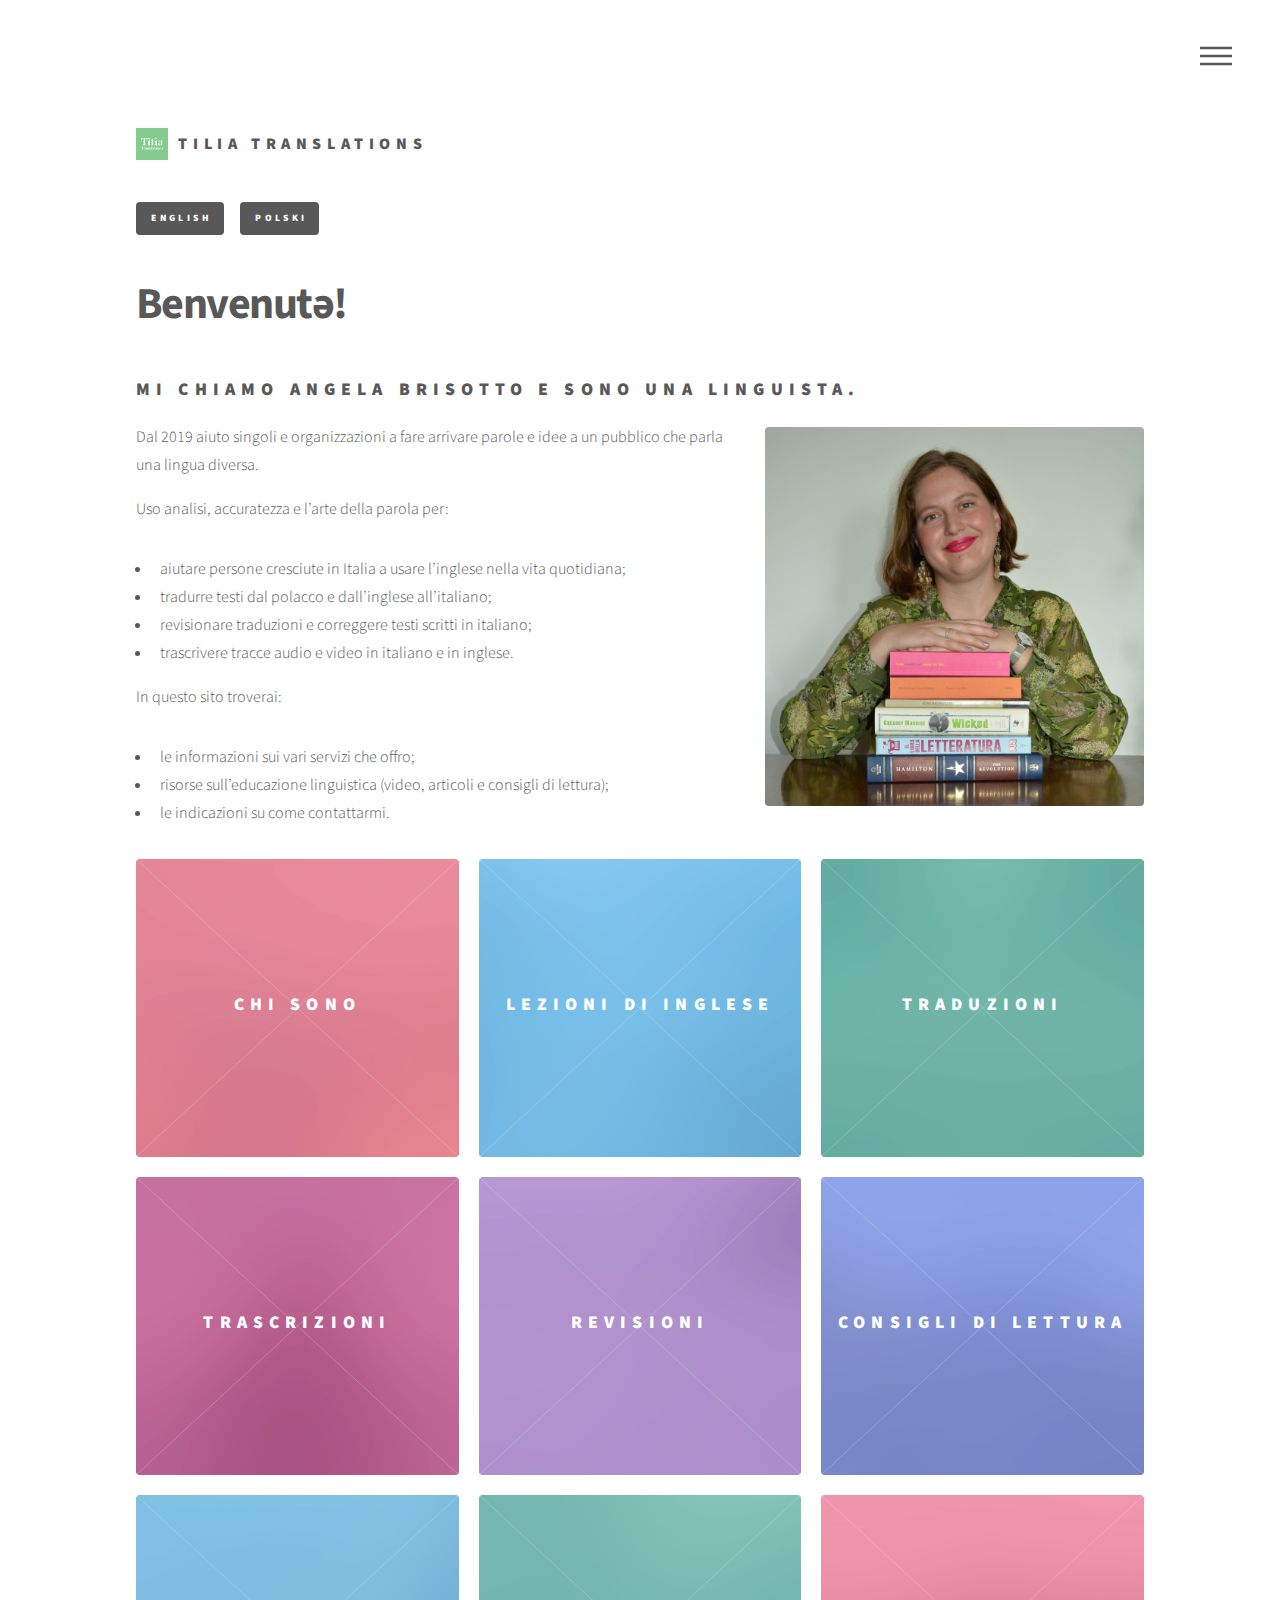
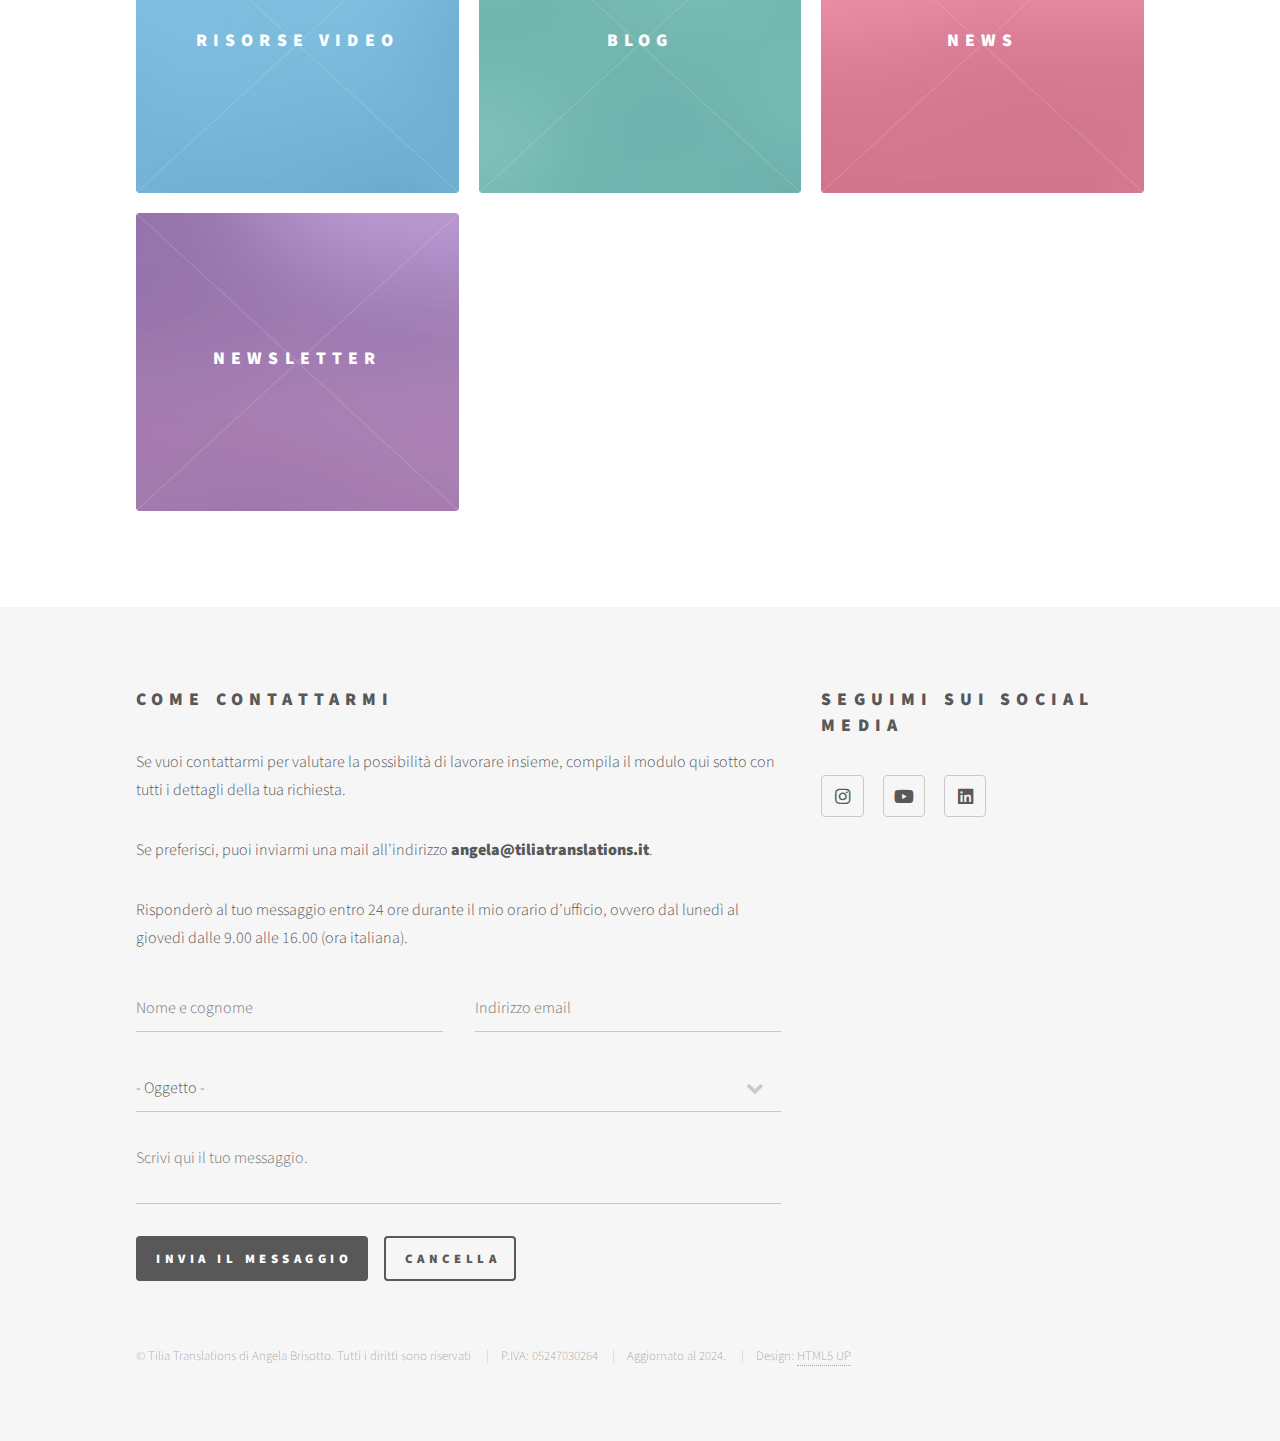
<file: index.html>
<!DOCTYPE HTML>
<!--
	Phantom by HTML5 UP
	html5up.net | @ajlkn
	Free for personal and commercial use under the CCA 3.0 license (html5up.net/license)
-->
<html>
	<head>
		<title>Angela Brisotto</title>
		<meta charset="utf-8" />
		<meta name="viewport" content="width=device-width, initial-scale=1, user-scalable=no" />
		<link rel="stylesheet" href="assets/css/main.css" />
		<noscript><link rel="stylesheet" href="assets/css/noscript.css" /></noscript>
	</head>
	<body class="is-preload">
		<!-- Wrapper -->
			<div id="wrapper">

				<!-- Header -->
					<header id="header">
						<div class="inner">

							<!-- Logo -->
								<a href="index.html" class="logo">
									<span class="symbol"><img src="images/Logo Tilia Translations.png" alt="" /></span><span class="title">Tilia Translations</span>
								</a>

							<!-- Nav -->
								<nav>
									<ul>
										<li><a href="#menu">Menu</a></li>
									</ul>
								</nav>

						</div>
					</header>

				<!-- Menu -->
					<nav id="menu">
						<h2>Menu</h2>
						<ul>
							<li><a href="index.html">Home</a></li>
							<li><a href="index_eng.html">English</a></li>
							<li><a href="index_pl.html">Polski</a></li>
							<li><a href="chisono.html">Chi sono</a></li>
							<li><a href="lezioni_di_inglese.html">Lezioni di inglese</a></li>
							<li><a href="traduzioni.html">Traduzioni</a></li>
							<li><a href="trascrizioni.html">Trascrizioni</a></li>
							<li><a href="revisioni.html">Revisioni</a></li>
							<li><a href="consigli_di_lettura.html">Consigli di lettura</a></li>
							<li><a href="https://www.youtube.com/channel/UCd56fXkhghdBQIMN6frP6lA">Risorse video</a></li>
							<li><a href="https://angelatiliatranslations.github.io/blog/">Blog</a></li>
							<li><a href="news_eventi.html">Aggiornamenti</a></li>
							<li><a href="newsletter.html">Newsletter</a></li>
							<li><a href="elements.html">Modelli formattazione</a></li>
						</ul>
					</nav>

				<!-- Main -->
					<div id="main">
						<div class="inner">
							<header>
								<div class="row">
									<div class="col-6 col-12-medium">
									<ul class="actions small">
									<li><a href="index_eng.html" class="button primary small">English</a></li>
									<li><a href="index_pl.html" class="button primary small">Polski</a></li>
									</ul>
								</div>
								</div>
								<h1>Benvenutə!</h1>
								<h2>Mi chiamo Angela Brisotto e sono una linguista.</h2>
								<p><span class="image right"><img src="images/profilo1.JPG" alt="" /></span>Dal 2019 aiuto singoli e organizzazioni a fare arrivare parole e idee a un pubblico che parla una lingua diversa.</p>
								<p>Uso analisi, accuratezza e l’arte della parola per:</p>
								<ul>
									<li>aiutare persone cresciute in Italia a usare l’inglese nella vita quotidiana;</li> 
									<li>tradurre testi dal polacco e dall’inglese all’italiano;</li>
									<li>revisionare traduzioni e correggere testi scritti in italiano;</li>
									<li>trascrivere tracce audio e video in italiano e in inglese.</li>
								</ul>
								<p>In questo sito troverai:</p>
								<ul>
									<li>le informazioni sui vari servizi che offro;</li>
									<li>risorse sull’educazione linguistica (video, articoli e consigli di lettura);</li>
									<li>le indicazioni su come contattarmi.</li>
								</ul>
							</header>
							<section class="tiles">
								<article class="style1">
									<span class="image">
										<img src="images/pic01.jpg" alt="" />
									</span>
									<a href="chisono.html">
										<h2>Chi sono</h2>
										<div class="content">
											<p>Valori e formazione</p>
										</div>
									</a>
								</article>
								<article class="style2">
									<span class="image">
										<img src="images/pic02.jpg" alt="" />
									</span>
									<a href="lezioni_di_inglese.html">
										<h2>Lezioni di inglese</h2>
										<div class="content">
											<p>Tutte le mie lezioni di inglese</p>
										</div>
									</a>
								</article>
								<article class="style3">
									<span class="image">
										<img src="images/pic03.jpg" alt="" />
									</span>
									<a href="traduzioni.html">
										<h2>Traduzioni</h2>
										<div class="content">
											<p>Traduzioni di testi dall'inglese e dal polacco all'italiano</p>
										</div>
									</a>
								</article>
								<article class="style4">
									<span class="image">
										<img src="images/pic04.jpg" alt="" />
									</span>
									<a href="trascrizioni.html">
										<h2>Trascrizioni</h2>
										<div class="content">
											<p>Trascrizioni di registrazioni</p>
										</div>
									</a>
								</article>
								<article class="style5">
									<span class="image">
										<img src="images/pic05.jpg" alt="" />
									</span>
									<a href="revisioni.html">
										<h2>Revisioni</h2>
										<div class="content">
											<p>Revisioni di testi</p>
										</div>
									</a>
								</article>
								<article class="style6">
									<span class="image">
										<img src="images/pic06.jpg" alt="" />
									</span>
									<a href="consigli_di_lettura.html">
										<h2>Consigli di lettura</h2>
										<div class="content">
											<p>La mia biblioteca di educazione linguistica</p>
										</div>
									</a>
								</article>
								<article class="style2">
									<span class="image">
										<img src="images/pic07.jpg" alt="" />
									</span>
									<a href="https://www.youtube.com/channel/UCd56fXkhghdBQIMN6frP6lA">
										<h2>Risorse video</h2>
										<div class="content">
											<p>Una playlist di educazione linguistica</p>
										</div>
									</a>
								</article>
								<article class="style3">
									<span class="image">
										<img src="images/pic08.jpg" alt="" />
									</span>
									<a href="https://angelatiliatranslations.github.io/blog/">
										<h2>Blog</h2>
										<div class="content">
											<p>La linguista realista</p>
										</div>
									</a>
								</article>
								<article class="style1">
									<span class="image">
										<img src="images/pic09.jpg" alt="" />
									</span>
									<a href="news_eventi.html">
										<h2>News</h2>
										<div class="content">
											<p>Novità e eventi</p>
										</div>
									</a>
								</article>
								<article class="style5">
									<span class="image">
										<img src="images/pic10.jpg" alt="" />
									</span>
									<a href="newsletter.html">
										<h2>Newsletter</h2>
										<div class="content">
											<p>Aggiornamenti in vista</p>
										</div>
									</a>
								</article>
							</section>
						</div>
					</div>

				<!-- Footer -->
					<footer id="footer">
						<div class="inner">
							<section>
								<h2>Come contattarmi</h2>
								<p>Se vuoi contattarmi per valutare la possibilità di lavorare insieme, compila il modulo qui sotto con tutti i dettagli della tua richiesta.</p>
								<p>Se preferisci, puoi inviarmi una mail all’indirizzo <b>angela@tiliatranslations.it</b>.</p>
								<p>Risponderò al tuo messaggio entro 24 ore durante il mio orario d’ufficio, ovvero dal lunedì al giovedì dalle 9.00 alle 16.00 (ora italiana).</p>
								<form action="https://api.web3forms.com/submit" method="POST">
										<div class="row gtr-uniform">
											<div class="col-6 col-12-xsmall">
												<input type="text" name="Nome e cognome" id="demo-name" value="" placeholder="Nome e cognome" />
											</div>
											<div class="col-6 col-12-xsmall">
												<input type="email" name="Indirizzo email" id="demo-email" value="" placeholder="Indirizzo email" />
											</div>
											<div class="col-12">
												<select name="Oggetto" id="demo-category">
													<option value="">- Oggetto -</option>
													<option value="Lezioni o laboratori di inglese">Lezioni o laboratori di inglese</option>
													<option value="Traduzioni">Traduzioni</option>
													<option value="Trascrizioni">Trascrizioni</option>
													<option value="Revisioni">Revisioni</option>
												</select>
											</div>
											<div class="col-12">
												<textarea name="Messaggio" id="demo-message" placeholder="Scrivi qui il tuo messaggio." rows="6"></textarea>
											</div>
											<div class="col-12">
												<ul class="actions">
													<li><input type="submit" value="Invia il messaggio" class="primary" /></li>
													<li><input type="reset" value="Cancella" /></li>
												</ul>
											</div>
											<input type="hidden" name="access_key" value="4a7f2b96-a7dc-4d44-9f9d-bad5a8b01941">
										</div>
									</form>
							</section>
							<section>
								<h2>Seguimi sui social media</h2>
								<ul class="icons">
									<li><a href="https://www.instagram.com/tiliatranslationsangela/" class="icon brands style2 fa-instagram"><span class="label">Instagram</span></a></li>
									<li><a href="https://www.youtube.com/channel/UCd56fXkhghdBQIMN6frP6lA" class="icon brands style2 fa-youtube"><span class="label">Youtube</span></a></li>
									<li><a href="https://www.linkedin.com/in/angela-brisotto" class="icon brands style2 fa-linkedin"><span class="label">LinkedIn</span></a></li>
								</ul>
							</section>
							<ul class="copyright">
								<li>&copy; Tilia Translations di Angela Brisotto. Tutti i diritti sono riservati</li>
								<li>P.IVA: 05247030264</li>
								<li>Aggiornato al 2024.</li>
								<li>Design: <a href="http://html5up.net">HTML5 UP</a></li>
							</ul>
						</div>
					</footer>

			</div>

		<!-- Scripts -->
			<script src="assets/js/jquery.min.js"></script>
			<script src="assets/js/browser.min.js"></script>
			<script src="assets/js/breakpoints.min.js"></script>
			<script src="assets/js/util.js"></script>
			<script src="assets/js/main.js"></script>

	</body>
</html>
</file>
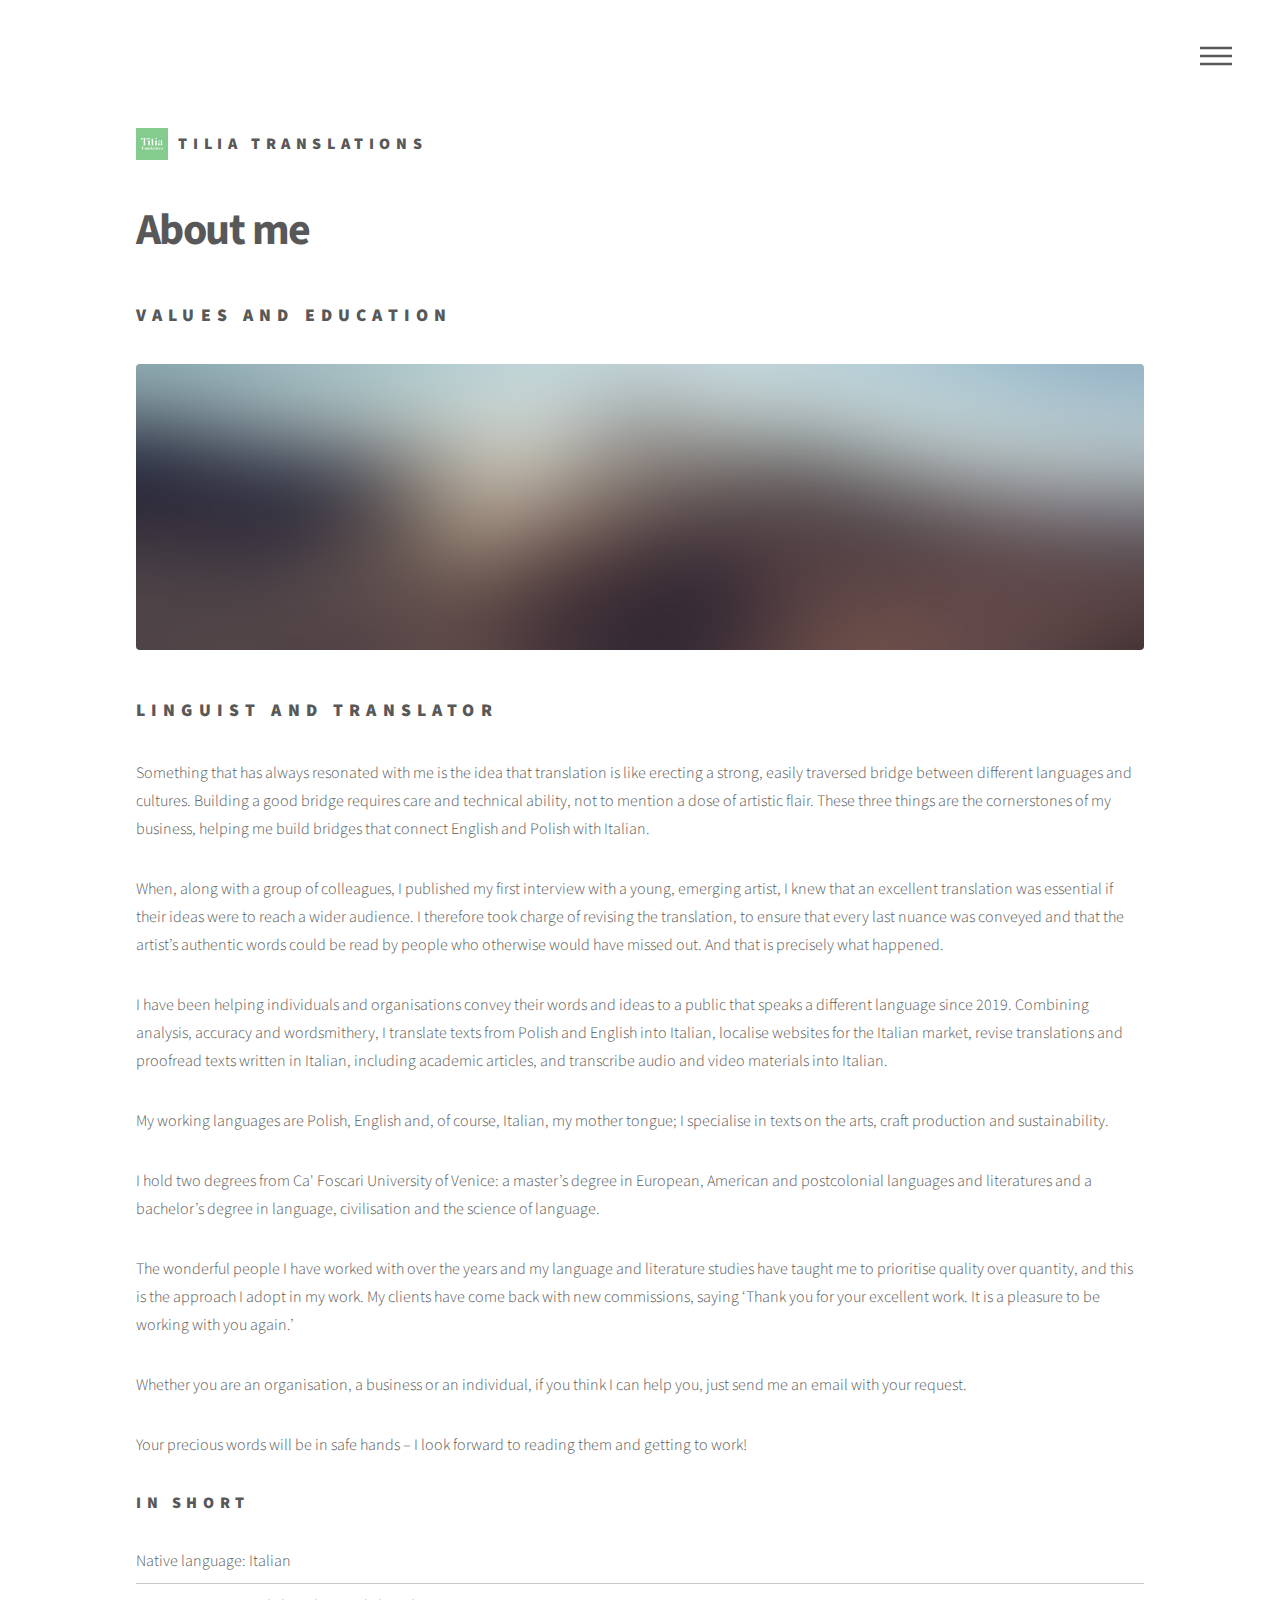
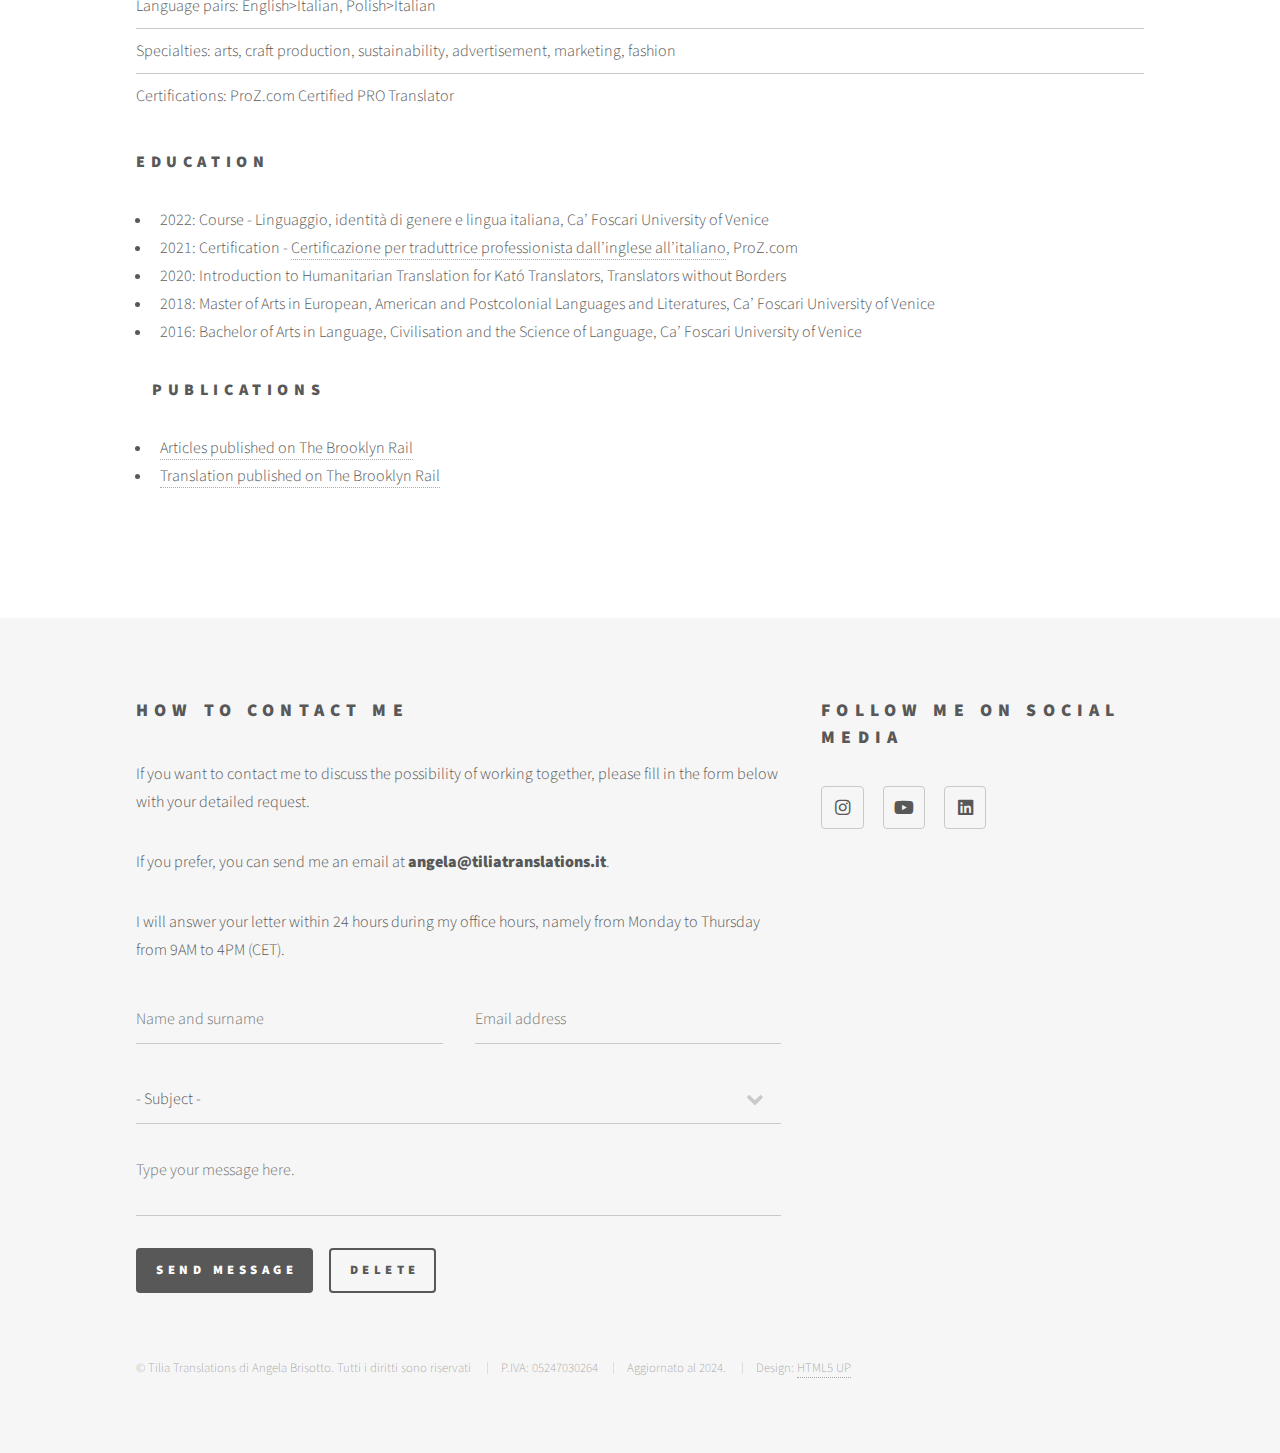
<file: about_me.html>
<!DOCTYPE HTML>
<!--
	Phantom by HTML5 UP
	html5up.net | @ajlkn
	Free for personal and commercial use under the CCA 3.0 license (html5up.net/license)
-->
<html>
	<head>
		<title>About me</title>
		<meta charset="utf-8" />
		<meta name="viewport" content="width=device-width, initial-scale=1, user-scalable=no" />
		<link rel="stylesheet" href="assets/css/main.css" />
		<noscript><link rel="stylesheet" href="assets/css/noscript.css" /></noscript>
	</head>
	<body class="is-preload">
		<!-- Wrapper -->
			<div id="wrapper">

				<!-- Header -->
					<header id="header">
						<div class="inner">

							<!-- Logo -->
								<a href="index.html" class="logo">
									<span class="symbol"><img src="images/Logo Tilia Translations.png" alt="" /></span><span class="title">TILIA TRANSLATIONS</span>
								</a>

							<!-- Nav -->
								<nav>
									<ul>
										<li><a href="#menu">Menu</a></li>
									</ul>
								</nav>

						</div>
					</header>

				<!-- Menu -->
					<nav id="menu">
						<h2>Menu</h2>
						<ul>
							<li><a href="index.html">Home</a></li>
							<li><a href="index_eng.html">English</a></li>
							<li><a href="index_pl.html">Polski</a></li>
							<li><a href="chisono.html">Chi sono</a></li>
							<li><a href="lezioni_di_inglese.html">Lezioni di inglese</a></li>
							<li><a href="traduzioni.html">Traduzioni</a></li>
							<li><a href="trascrizioni.html">Trascrizioni</a></li>
							<li><a href="revisioni.html">Revisioni</a></li>
							<li><a href="consigli_di_lettura.html">Consigli di lettura</a></li>
							<li><a href="https://www.youtube.com/channel/UCd56fXkhghdBQIMN6frP6lA">Risorse video</a></li>
							<li><a href="https://angelatiliatranslations.github.io/blog/">Blog</a></li>
							<li><a href="news_eventi.html">Aggiornamenti</a></li>
							<li><a href="newsletter.html">Newsletter</a></li>
						</ul>
					</nav>

				<!-- Main -->
					<div id="main">
						<div class="inner">
							<h1>About me</h1>
							<h2>Values and education</h2>
							<span class="image main"><img src="images/pic13.jpg" alt="" /></span>
							<h2>Linguist and translator</h2>
							<p>Something that has always resonated with me is the idea that translation is like erecting a strong, easily traversed bridge between different languages and cultures. Building a good bridge requires care and technical ability, not to mention a dose of artistic flair. These three things are the cornerstones of my business, helping me build bridges that connect English and Polish with Italian.</p>
							<p>When, along with a group of colleagues, I published my first interview with a young, emerging artist, I knew that an excellent translation was essential if their ideas were to reach a wider audience. I therefore took charge of revising the translation, to ensure that every last nuance was conveyed and that the artist’s authentic words could be read by people who otherwise would have missed out. And that is precisely what happened.</p>
							<p>I have been helping individuals and organisations convey their words and ideas to a public that speaks a different language since 2019. Combining analysis, accuracy and wordsmithery, I translate texts from Polish and English into Italian, localise websites for the Italian market, revise translations and proofread texts written in Italian, including academic articles, and transcribe audio and video materials into Italian.</p>
							<p>My working languages are Polish, English and, of course, Italian, my mother tongue; I specialise in texts on the arts, craft production and sustainability.</p>
							<p>I hold two degrees from Ca' Foscari University of Venice: a master’s degree in European, American and postcolonial languages and literatures and a bachelor’s degree in language, civilisation and the science of language.</p>
							<p>The wonderful people I have worked with over the years and my language and literature studies have taught me to prioritise quality over quantity, and this is the approach I adopt in my work. My clients have come back with new commissions, saying ‘Thank you for your excellent work. It is a pleasure to be working with you again.’</p>
							<p>Whether you are an organisation, a business or an individual, if you think I can help you, just send me an email with your request.</p>
							<p>Your precious words will be in safe hands – I look forward to reading them and getting to work!</p>
							<h3>IN SHORT</h3>
							<ul class="alt">
							<li>Native language: Italian</li>
							<li>Language pairs: English>Italian, Polish>Italian</li>
							<li>Specialties: arts, craft production, sustainability, advertisement, marketing, fashion</li>
							<li>Certifications: ProZ.com Certified PRO Translator</li>
							</ul>
							<h3>EDUCATION</h3>
							<ul>
							<li>2022: Course - Linguaggio, identità di genere e lingua italiana, Ca’ Foscari University of Venice</li>
							<li>2021: Certification - <a href="https://cfcdn.proz.com/certificates/pro/pro_certificate_2997713.jpg">Certificazione per traduttrice professionista dall’inglese all’italiano</a>, ProZ.com</li>
							<li>2020: Introduction to Humanitarian Translation for Kató Translators, Translators without Borders</li>
							<li>2018: Master of Arts in European, American and Postcolonial Languages and Literatures, Ca’ Foscari University of Venice</li>
							<li>2016: Bachelor of Arts in Language, Civilisation and the Science of Language, Ca’ Foscari University of Venice</li>
							</ul>
							<ul>
							<h3>PUBLICATIONS</h3>
							<li><a href="https://brooklynrail.org/contributor/ANGELA-BRISOTTO">Articles published on The Brooklyn Rail</a></li>
							<li><a href="https://brooklynrail.org/2021/07/art/Giuseppe-Penone-with-Francesca-Pietropaolo-and-Alexis-Dahan">Translation published on The Brooklyn Rail</a></li>
							</ul>
						</div>
					</div>

				<!-- Footer -->
					<footer id="footer">
						<div class="inner">
							<section>
								<h2>How to contact me</h2>
								<p>If you want to contact me to discuss the possibility of working together, please fill in the form below with your detailed request.</p>
								<p>If you prefer, you can send me an email at <b>angela@tiliatranslations.it</b>.</p>
								<p>I will answer your letter within 24 hours during my office hours, namely from Monday to Thursday from 9AM to 4PM (CET).</p>
								<form action="https://api.web3forms.com/submit" method="POST">
										<div class="row gtr-uniform">
											<div class="col-6 col-12-xsmall">
												<input type="text" name="Nome e cognome" id="demo-name" value="" placeholder="Name and surname" />
											</div>
											<div class="col-6 col-12-xsmall">
												<input type="email" name="Indirizzo email" id="demo-email" value="" placeholder="Email address" />
											</div>
											<div class="col-12">
												<select name="Oggetto" id="demo-category">
													<option value="">- Subject -</option>
													<option value="Traduzioni">Translations</option>
													<option value="Trascrizioni">Transcription</option>
													<option value="Revisioni">Revising</option>
												</select>
											</div>
											<div class="col-12">
												<textarea name="Messaggio" id="demo-message" placeholder="Type your message here." rows="6"></textarea>
											</div>
											<div class="col-12">
												<ul class="actions">
													<li><input type="submit" value="Send message" class="primary" /></li>
													<li><input type="reset" value="Delete" /></li>
												</ul>
											</div>
											<input type="hidden" name="access_key" value="4a7f2b96-a7dc-4d44-9f9d-bad5a8b01941">
										</div>
									</form>
							</section>
							<section>
								<h2>Follow me on social media</h2>
								<ul class="icons">
									<li><a href="https://www.instagram.com/tiliatranslationsangela/" class="icon brands style2 fa-instagram"><span class="label">Instagram</span></a></li>
									<li><a href="https://www.youtube.com/channel/UCd56fXkhghdBQIMN6frP6lA" class="icon brands style2 fa-youtube"><span class="label">Youtube</span></a></li>
									<li><a href="https://www.linkedin.com/in/angela-brisotto" class="icon brands style2 fa-linkedin"><span class="label">LinkedIn</span></a></li>
								</ul>
							</section>
							<ul class="copyright">
								<li>&copy; Tilia Translations di Angela Brisotto. Tutti i diritti sono riservati</li>
								<li>P.IVA: 05247030264</li>
								<li>Aggiornato al 2024.</li>
								<li>Design: <a href="http://html5up.net">HTML5 UP</a></li>
							</ul>
						</div>
					</footer>

			</div>

		<!-- Scripts -->
			<script src="assets/js/jquery.min.js"></script>
			<script src="assets/js/browser.min.js"></script>
			<script src="assets/js/breakpoints.min.js"></script>
			<script src="assets/js/util.js"></script>
			<script src="assets/js/main.js"></script>

	</body>
</html>
</file>
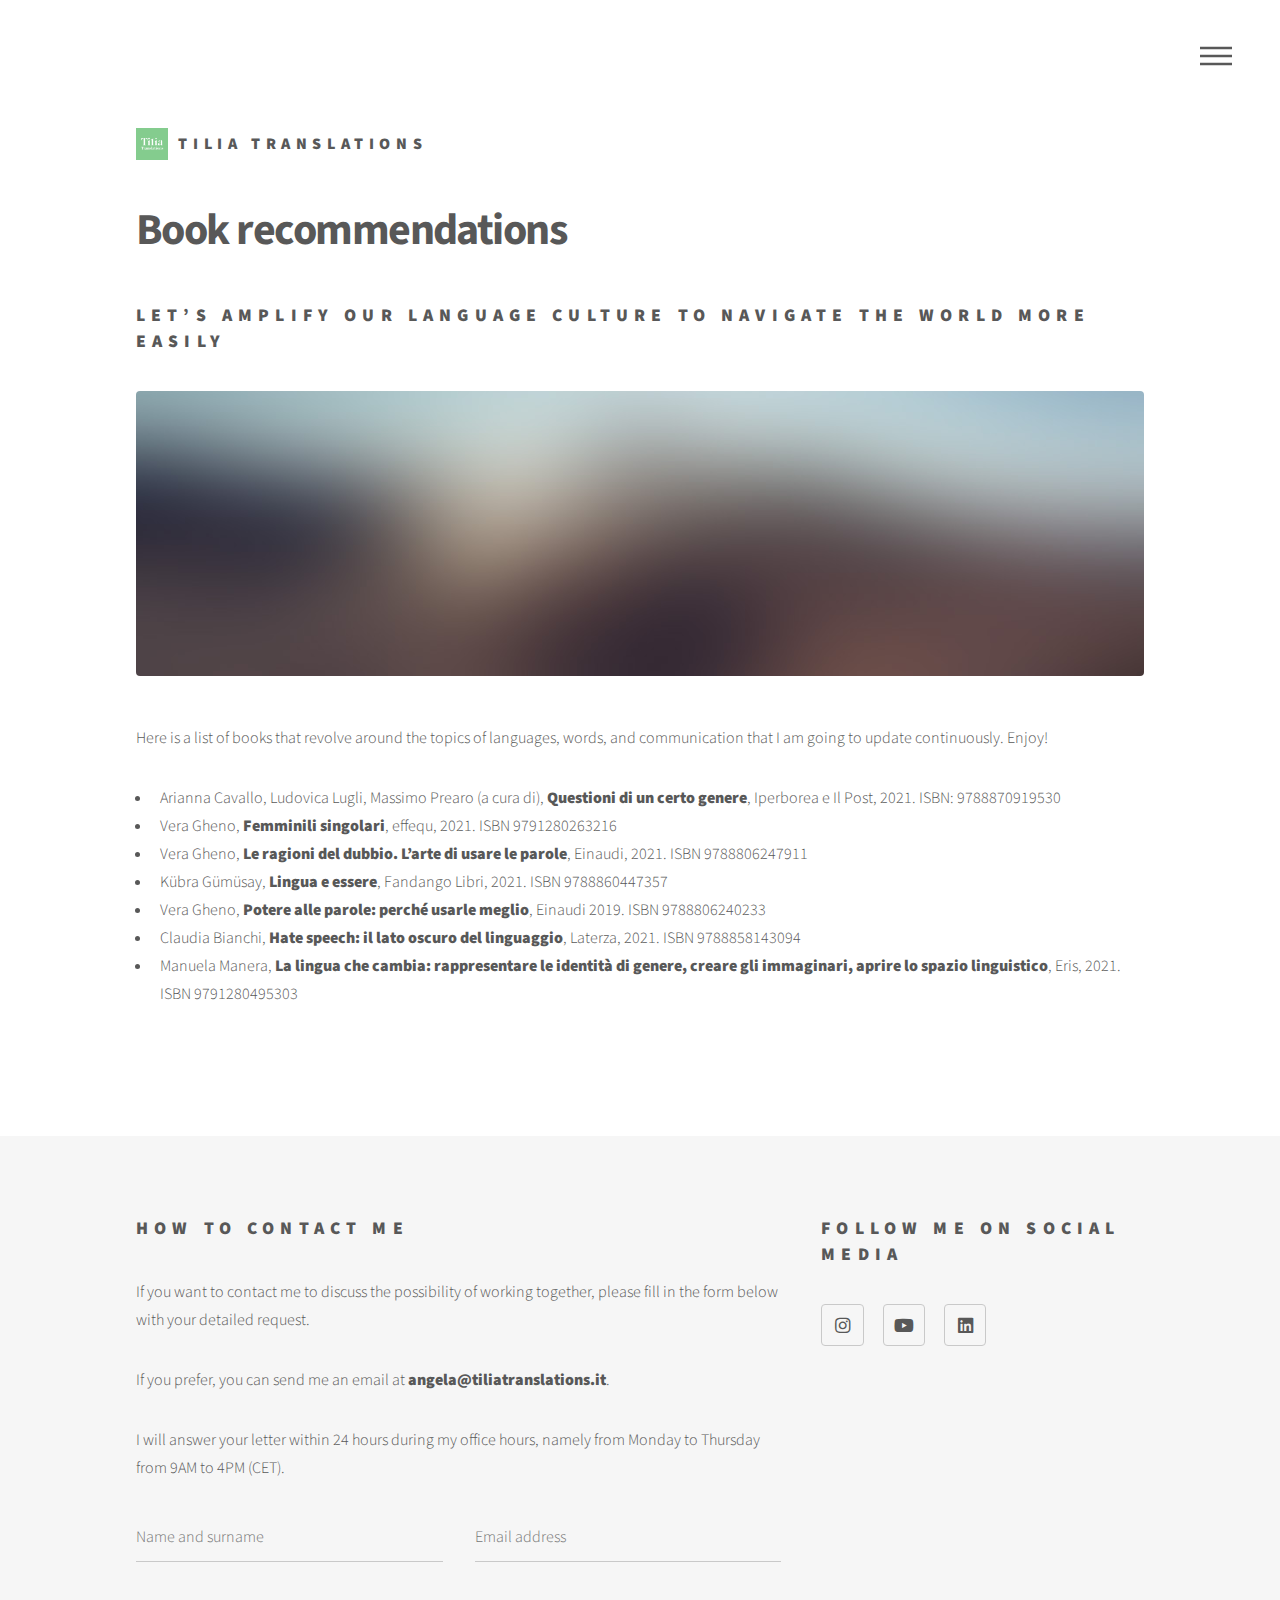
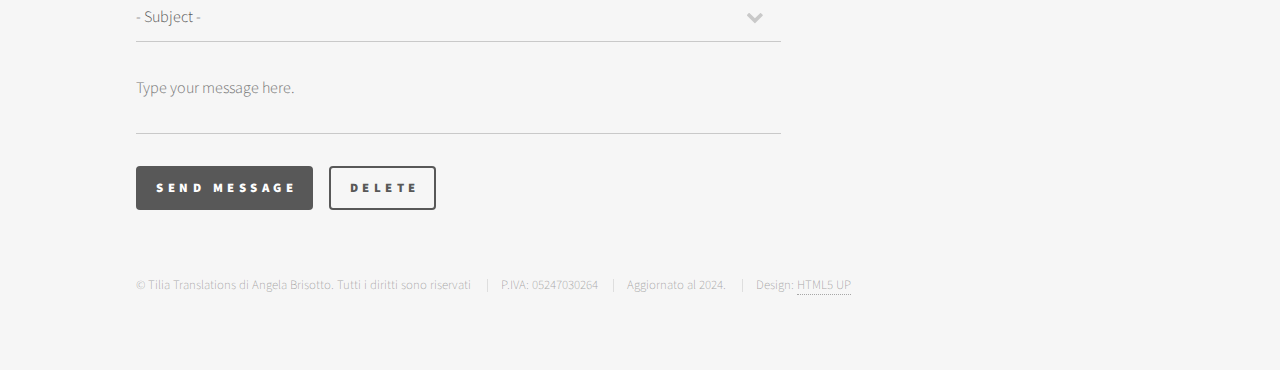
<file: book_recommendations.html>
<!DOCTYPE HTML>
<!--
	Phantom by HTML5 UP
	html5up.net | @ajlkn
	Free for personal and commercial use under the CCA 3.0 license (html5up.net/license)
-->
<html>
	<head>
		<title>Book recommendations</title>
		<meta charset="utf-8" />
		<meta name="viewport" content="width=device-width, initial-scale=1, user-scalable=no" />
		<link rel="stylesheet" href="assets/css/main.css" />
		<noscript><link rel="stylesheet" href="assets/css/noscript.css" /></noscript>
	</head>
	<body class="is-preload">
		<!-- Wrapper -->
			<div id="wrapper">

				<!-- Header -->
					<header id="header">
						<div class="inner">

							<!-- Logo -->
								<a href="index.html" class="logo">
									<span class="symbol"><img src="images/Logo Tilia Translations.png" alt="" /></span><span class="title">TILIA TRANSLATIONS</span>
								</a>

							<!-- Nav -->
								<nav>
									<ul>
										<li><a href="#menu">Menu</a></li>
									</ul>
								</nav>

						</div>
					</header>

				<!-- Menu -->
					<nav id="menu">
						<h2>Menu</h2>
						<ul>
							<li><a href="index_eng.html">Home</a></li>
							<li><a href="index.html">Italiano</a></li>
							<li><a href="index_pl.html">Polski</a></li>
							<li><a href="about_me.html">About me</a></li>
							<li><a href="translations.html">Translations</a></li>
							<li><a href="transcription.html">Transcription</a></li>
							<li><a href="revising.html">Revising</a></li>
							<li><a href="book_recommendations.html">Book recommendations</a></li>
							<li><a href="https://www.youtube.com/channel/UCd56fXkhghdBQIMN6frP6lA">Videos</a></li>
							<li><a href="https://angelatiliatranslations.github.io/blog/">Blog</a></li>
							<li><a href="updates.html">Updates</a></li>
							<li><a href="newsletter_eng.html">Newsletter</a></li>
						</ul>
					</nav>

				<!-- Main -->
					<div id="main">
						<div class="inner">
							<h1>Book recommendations</h1>
							<h2>Let’s amplify our language culture to navigate the world more easily</h2>
							<span class="image main"><img src="images/pic13.jpg" alt="" /></span>
							<p>Here is a list of books that revolve around the topics of languages, words, and communication that I am going to update continuously. Enjoy!</p>
             	 					<ul>
             	 					<li>Arianna Cavallo, Ludovica Lugli, Massimo Prearo (a cura di), <b>Questioni di un certo genere</b>, Iperborea e Il Post, 2021. ISBN: 9788870919530</li>
              					<li>Vera Gheno, <b>Femminili singolari</b>, effequ, 2021. ISBN 9791280263216</li>
              					<li>Vera Gheno, <b>Le ragioni del dubbio. L’arte di usare le parole</b>, Einaudi, 2021. ISBN 9788806247911</li>
              					<li>Kübra Gümüsay, <b>Lingua e essere</b>, Fandango Libri, 2021. ISBN 9788860447357</li>
                        <li>Vera Gheno, <b>Potere alle parole: perché usarle meglio</b>, Einaudi 2019. ISBN 9788806240233</li>
                        <li>Claudia Bianchi, <b>Hate speech: il lato oscuro del linguaggio</b>, Laterza, 2021. ISBN 9788858143094</li>
                        <li>Manuela Manera, <b>La lingua che cambia: rappresentare le identità di genere, creare gli immaginari, aprire lo spazio linguistico</b>, Eris, 2021. ISBN 9791280495303</li>
              						</ul>
						</div>
					</div>

				<!-- Footer -->
					<footer id="footer">
						<div class="inner">
							<section>
								<h2>How to contact me</h2>
								<p>If you want to contact me to discuss the possibility of working together, please fill in the form below with your detailed request.</p>
								<p>If you prefer, you can send me an email at <b>angela@tiliatranslations.it</b>.</p>
								<p>I will answer your letter within 24 hours during my office hours, namely from Monday to Thursday from 9AM to 4PM (CET).</p>
								<form action="https://api.web3forms.com/submit" method="POST">
										<div class="row gtr-uniform">
											<div class="col-6 col-12-xsmall">
												<input type="text" name="Nome e cognome" id="demo-name" value="" placeholder="Name and surname" />
											</div>
											<div class="col-6 col-12-xsmall">
												<input type="email" name="Indirizzo email" id="demo-email" value="" placeholder="Email address" />
											</div>
											<div class="col-12">
												<select name="Oggetto" id="demo-category">
													<option value="">- Subject -</option>
													<option value="Traduzioni">Translations</option>
													<option value="Trascrizioni">Transcription</option>
													<option value="Revisioni">Revising</option>
												</select>
											</div>
											<div class="col-12">
												<textarea name="Messaggio" id="demo-message" placeholder="Type your message here." rows="6"></textarea>
											</div>
											<div class="col-12">
												<ul class="actions">
													<li><input type="submit" value="Send message" class="primary" /></li>
													<li><input type="reset" value="Delete" /></li>
												</ul>
											</div>
											<input type="hidden" name="access_key" value="4a7f2b96-a7dc-4d44-9f9d-bad5a8b01941">
										</div>
									</form>
							</section>
							<section>
								<h2>Follow me on social media</h2>
								<ul class="icons">
									<li><a href="https://www.instagram.com/tiliatranslationsangela/" class="icon brands style2 fa-instagram"><span class="label">Instagram</span></a></li>
									<li><a href="https://www.youtube.com/channel/UCd56fXkhghdBQIMN6frP6lA" class="icon brands style2 fa-youtube"><span class="label">Youtube</span></a></li>
									<li><a href="https://www.linkedin.com/in/angela-brisotto" class="icon brands style2 fa-linkedin"><span class="label">LinkedIn</span></a></li>
								</ul>
							</section>
							<ul class="copyright">
								<li>&copy; Tilia Translations di Angela Brisotto. Tutti i diritti sono riservati</li>
								<li>P.IVA: 05247030264</li>
								<li>Aggiornato al 2024.</li>
								<li>Design: <a href="http://html5up.net">HTML5 UP</a></li>
							</ul>
						</div>
					</footer>

			</div>

		<!-- Scripts -->
			<script src="assets/js/jquery.min.js"></script>
			<script src="assets/js/browser.min.js"></script>
			<script src="assets/js/breakpoints.min.js"></script>
			<script src="assets/js/util.js"></script>
			<script src="assets/js/main.js"></script>

	</body>
</html>
</file>
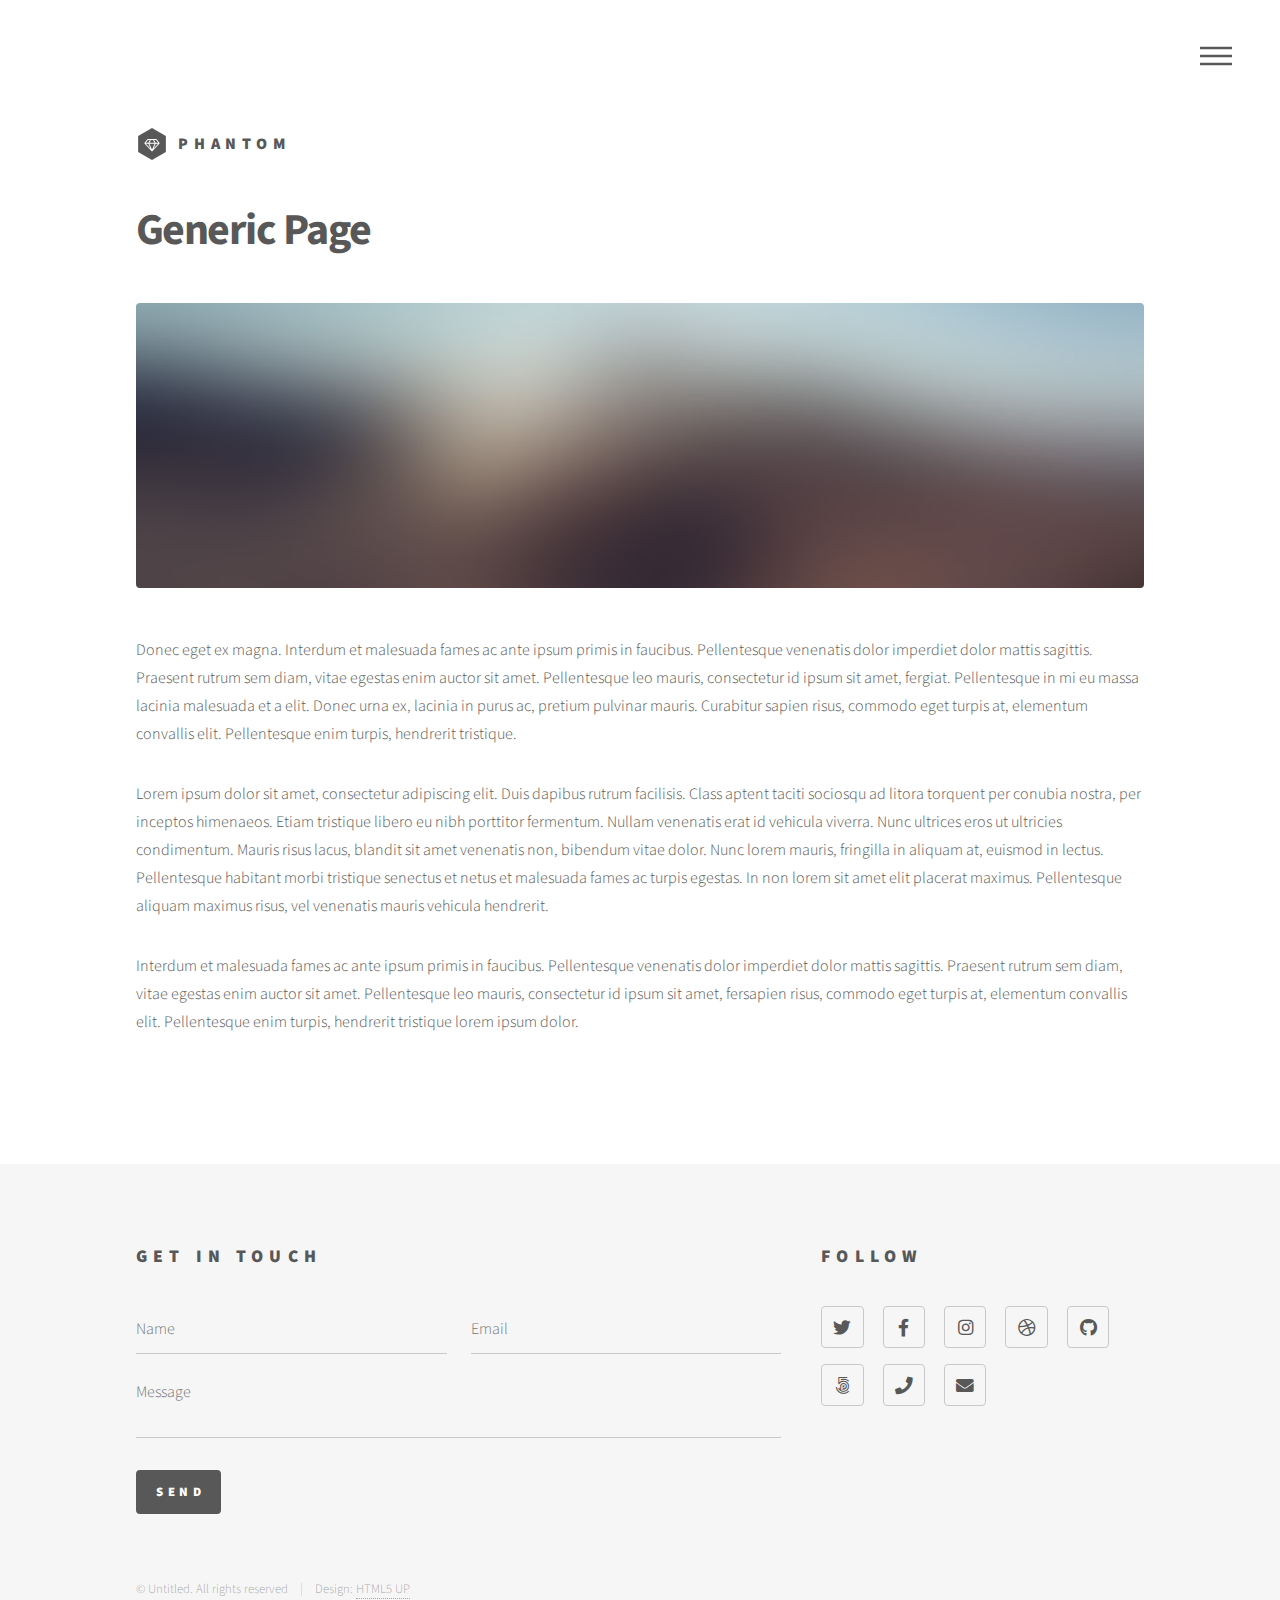
<file: chi sono.html>
<!DOCTYPE HTML>
<!--
	Phantom by HTML5 UP
	html5up.net | @ajlkn
	Free for personal and commercial use under the CCA 3.0 license (html5up.net/license)
-->
<html>
	<head>
		<title>Chi sono</title>
		<meta charset="utf-8" />
		<meta name="viewport" content="width=device-width, initial-scale=1, user-scalable=no" />
		<link rel="stylesheet" href="assets/css/main.css" />
		<noscript><link rel="stylesheet" href="assets/css/noscript.css" /></noscript>
	</head>
	<body class="is-preload">
		<!-- Wrapper -->
			<div id="wrapper">

				<!-- Header -->
					<header id="header">
						<div class="inner">

							<!-- Logo -->
								<a href="index.html" class="logo">
									<span class="symbol"><img src="images/logo.svg" alt="" /></span><span class="title">Phantom</span>
								</a>

							<!-- Nav -->
								<nav>
									<ul>
										<li><a href="#menu">Menu</a></li>
									</ul>
								</nav>

						</div>
					</header>

				<!-- Menu -->
					<nav id="menu">
						<h2>Menu</h2>
						<ul>
							<li><a href="index.html">Home</a></li>
							<li><a href="generic.html">Ipsum veroeros</a></li>
							<li><a href="generic.html">Tempus etiam</a></li>
							<li><a href="generic.html">Consequat dolor</a></li>
							<li><a href="elements.html">Elements</a></li>
						</ul>
					</nav>

				<!-- Main -->
					<div id="main">
						<div class="inner">
							<h1>Generic Page</h1>
							<span class="image main"><img src="images/pic13.jpg" alt="" /></span>
							<p>Donec eget ex magna. Interdum et malesuada fames ac ante ipsum primis in faucibus. Pellentesque venenatis dolor imperdiet dolor mattis sagittis. Praesent rutrum sem diam, vitae egestas enim auctor sit amet. Pellentesque leo mauris, consectetur id ipsum sit amet, fergiat. Pellentesque in mi eu massa lacinia malesuada et a elit. Donec urna ex, lacinia in purus ac, pretium pulvinar mauris. Curabitur sapien risus, commodo eget turpis at, elementum convallis elit. Pellentesque enim turpis, hendrerit tristique.</p>
							<p>Lorem ipsum dolor sit amet, consectetur adipiscing elit. Duis dapibus rutrum facilisis. Class aptent taciti sociosqu ad litora torquent per conubia nostra, per inceptos himenaeos. Etiam tristique libero eu nibh porttitor fermentum. Nullam venenatis erat id vehicula viverra. Nunc ultrices eros ut ultricies condimentum. Mauris risus lacus, blandit sit amet venenatis non, bibendum vitae dolor. Nunc lorem mauris, fringilla in aliquam at, euismod in lectus. Pellentesque habitant morbi tristique senectus et netus et malesuada fames ac turpis egestas. In non lorem sit amet elit placerat maximus. Pellentesque aliquam maximus risus, vel venenatis mauris vehicula hendrerit.</p>
							<p>Interdum et malesuada fames ac ante ipsum primis in faucibus. Pellentesque venenatis dolor imperdiet dolor mattis sagittis. Praesent rutrum sem diam, vitae egestas enim auctor sit amet. Pellentesque leo mauris, consectetur id ipsum sit amet, fersapien risus, commodo eget turpis at, elementum convallis elit. Pellentesque enim turpis, hendrerit tristique lorem ipsum dolor.</p>
						</div>
					</div>

				<!-- Footer -->
					<footer id="footer">
						<div class="inner">
							<section>
								<h2>Get in touch</h2>
								<form method="post" action="#">
									<div class="fields">
										<div class="field half">
											<input type="text" name="name" id="name" placeholder="Name" />
										</div>
										<div class="field half">
											<input type="email" name="email" id="email" placeholder="Email" />
										</div>
										<div class="field">
											<textarea name="message" id="message" placeholder="Message"></textarea>
										</div>
									</div>
									<ul class="actions">
										<li><input type="submit" value="Send" class="primary" /></li>
									</ul>
								</form>
							</section>
							<section>
								<h2>Follow</h2>
								<ul class="icons">
									<li><a href="#" class="icon brands style2 fa-twitter"><span class="label">Twitter</span></a></li>
									<li><a href="#" class="icon brands style2 fa-facebook-f"><span class="label">Facebook</span></a></li>
									<li><a href="#" class="icon brands style2 fa-instagram"><span class="label">Instagram</span></a></li>
									<li><a href="#" class="icon brands style2 fa-dribbble"><span class="label">Dribbble</span></a></li>
									<li><a href="#" class="icon brands style2 fa-github"><span class="label">GitHub</span></a></li>
									<li><a href="#" class="icon brands style2 fa-500px"><span class="label">500px</span></a></li>
									<li><a href="#" class="icon solid style2 fa-phone"><span class="label">Phone</span></a></li>
									<li><a href="#" class="icon solid style2 fa-envelope"><span class="label">Email</span></a></li>
								</ul>
							</section>
							<ul class="copyright">
								<li>&copy; Untitled. All rights reserved</li><li>Design: <a href="http://html5up.net">HTML5 UP</a></li>
							</ul>
						</div>
					</footer>

			</div>

		<!-- Scripts -->
			<script src="assets/js/jquery.min.js"></script>
			<script src="assets/js/browser.min.js"></script>
			<script src="assets/js/breakpoints.min.js"></script>
			<script src="assets/js/util.js"></script>
			<script src="assets/js/main.js"></script>

	</body>
</html>
</file>
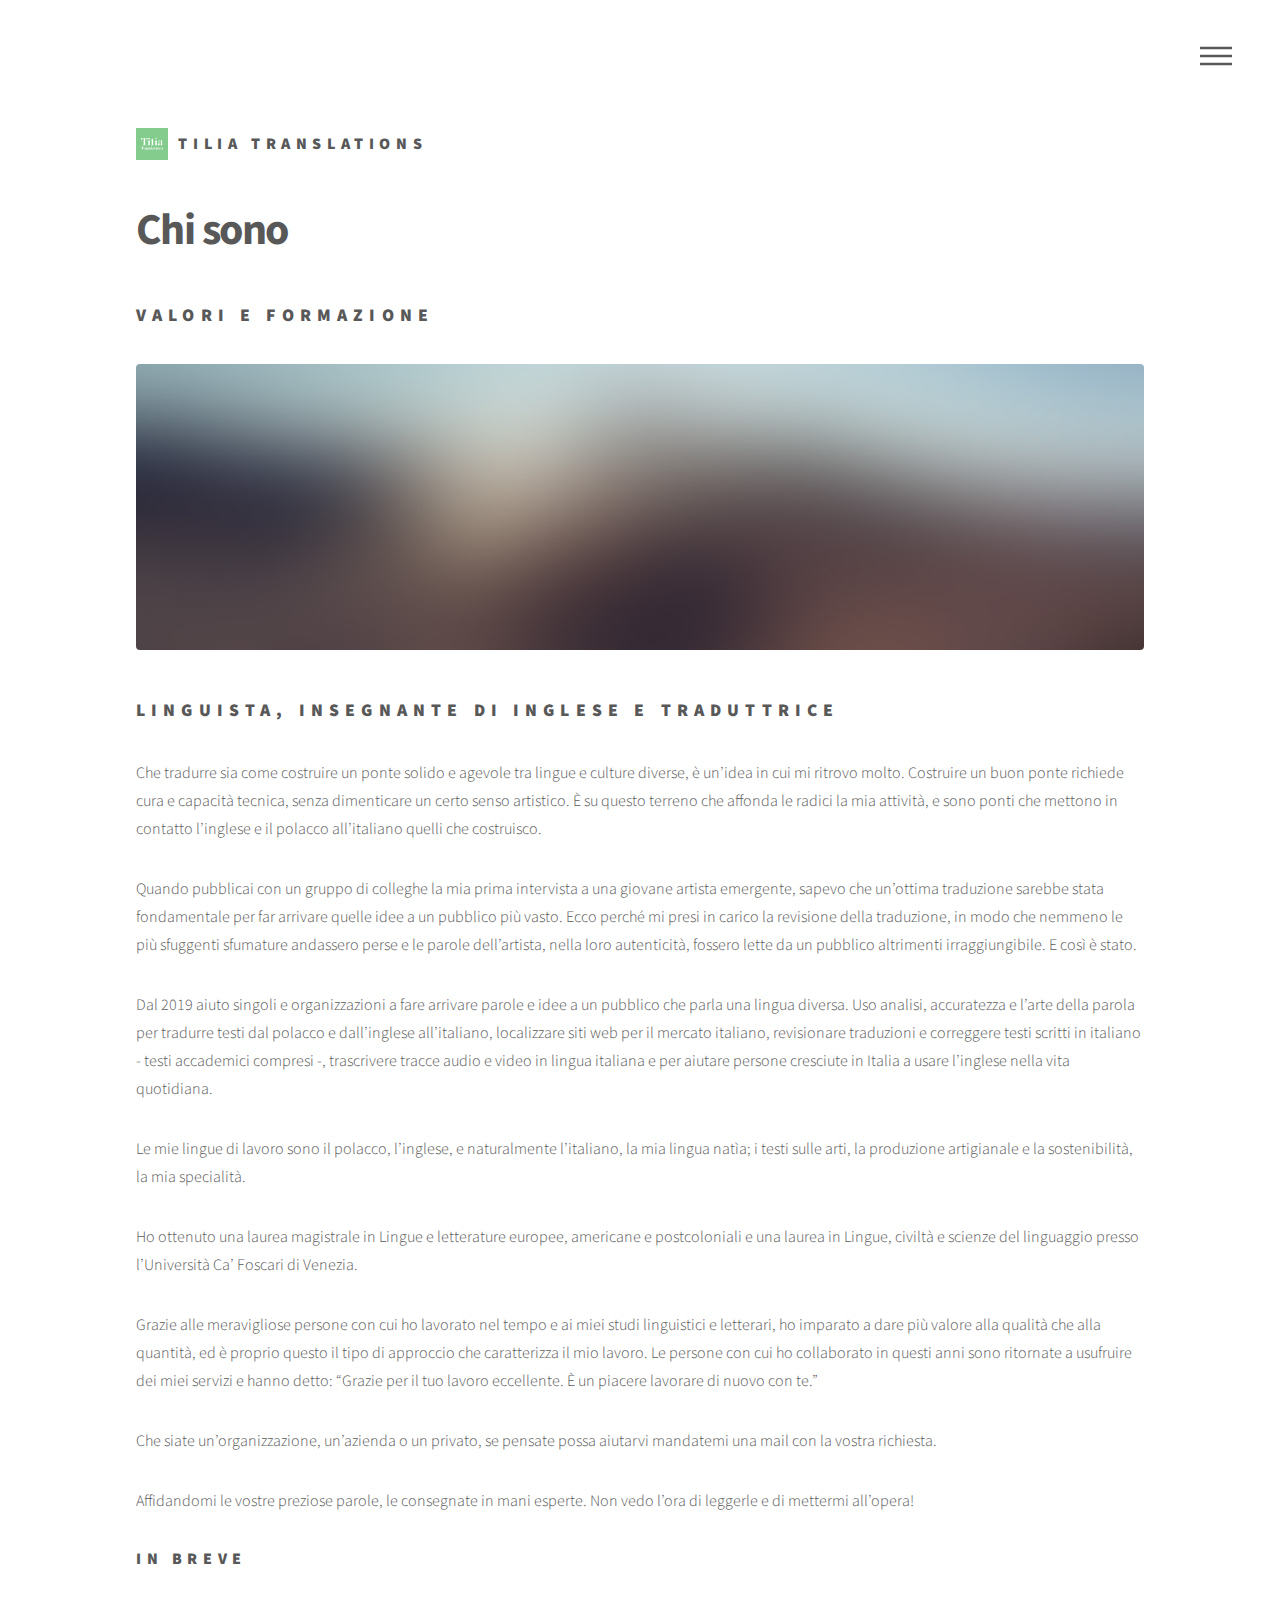
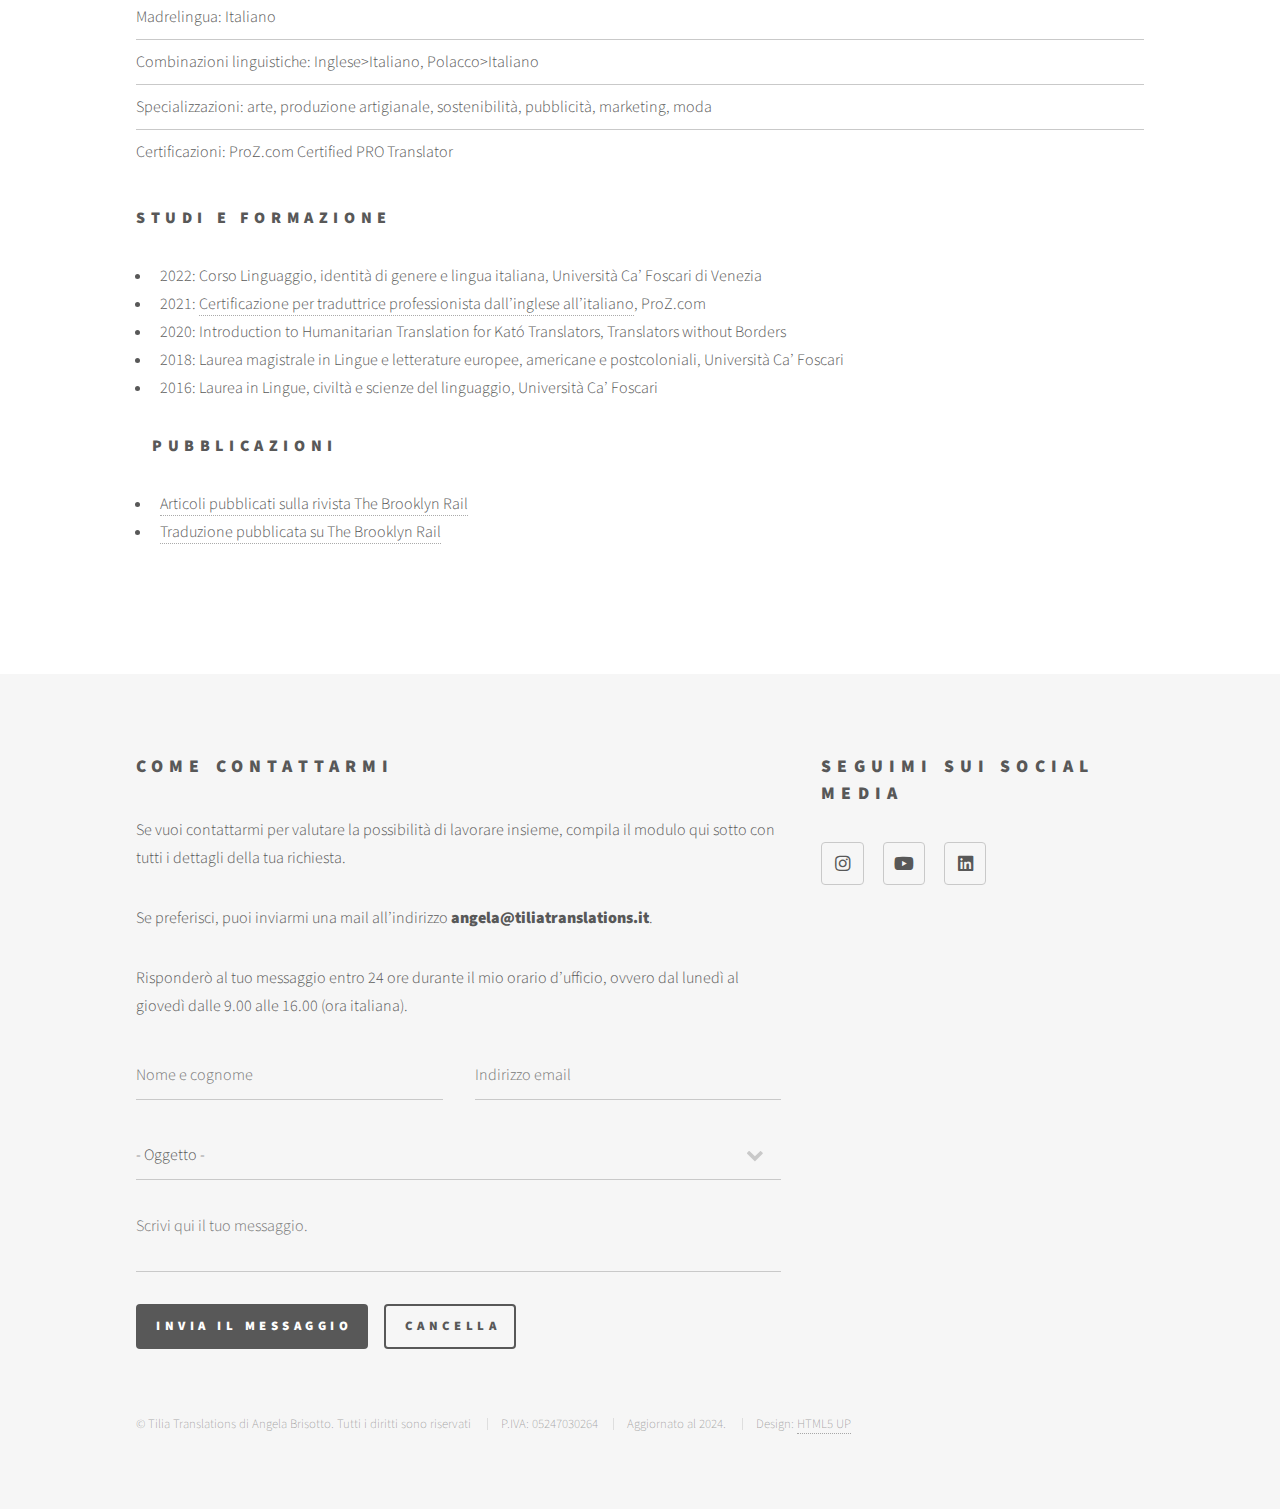
<file: chisono.html>
<!DOCTYPE HTML>
<!--
	Phantom by HTML5 UP
	html5up.net | @ajlkn
	Free for personal and commercial use under the CCA 3.0 license (html5up.net/license)
-->
<html>
	<head>
		<title>Chi sono</title>
		<meta charset="utf-8" />
		<meta name="viewport" content="width=device-width, initial-scale=1, user-scalable=no" />
		<link rel="stylesheet" href="assets/css/main.css" />
		<noscript><link rel="stylesheet" href="assets/css/noscript.css" /></noscript>
	</head>
	<body class="is-preload">
		<!-- Wrapper -->
			<div id="wrapper">

				<!-- Header -->
					<header id="header">
						<div class="inner">

							<!-- Logo -->
								<a href="index.html" class="logo">
									<span class="symbol"><img src="images/Logo Tilia Translations.png" alt="" /></span><span class="title">TILIA TRANSLATIONS</span>
								</a>

							<!-- Nav -->
								<nav>
									<ul>
										<li><a href="#menu">Menu</a></li>
									</ul>
								</nav>

						</div>
					</header>

				<!-- Menu -->
					<nav id="menu">
						<h2>Menu</h2>
						<ul>
							<li><a href="index.html">Home</a></li>
							<li><a href="index_eng.html">English</a></li>
							<li><a href="index_pl.html">Polski</a></li>
							<li><a href="chisono.html">Chi sono</a></li>
							<li><a href="lezioni_di_inglese.html">Lezioni di inglese</a></li>
							<li><a href="traduzioni.html">Traduzioni</a></li>
							<li><a href="trascrizioni.html">Trascrizioni</a></li>
							<li><a href="revisioni.html">Revisioni</a></li>
							<li><a href="consigli_di_lettura.html">Consigli di lettura</a></li>
							<li><a href="https://www.youtube.com/channel/UCd56fXkhghdBQIMN6frP6lA">Risorse video</a></li>
							<li><a href="https://angelatiliatranslations.github.io/blog/">Blog</a></li>
							<li><a href="news_eventi.html">Aggiornamenti</a></li>
							<li><a href="newsletter.html">Newsletter</a></li>
						</ul>
					</nav>

				<!-- Main -->
					<div id="main">
						<div class="inner">
							<h1>Chi sono</h1>
							<h2>Valori e formazione</h2>
							<span class="image main"><img src="images/pic13.jpg" alt="" /></span>
							<h2>Linguista, insegnante di inglese e traduttrice</h2>
							<p>Che tradurre sia come costruire un ponte solido e agevole tra lingue e culture diverse, è un’idea in cui mi ritrovo molto. Costruire un buon ponte richiede cura e capacità tecnica, senza dimenticare un certo senso artistico. È su questo terreno che affonda le radici la mia attività, e sono ponti che mettono in contatto l’inglese e il polacco all’italiano quelli che costruisco.</p>
							<p>Quando pubblicai con un gruppo di colleghe la mia prima intervista a una giovane artista emergente, sapevo che un’ottima traduzione sarebbe stata fondamentale per far arrivare quelle idee a un pubblico più vasto. Ecco perché mi presi in carico la revisione della traduzione, in modo che nemmeno le più sfuggenti sfumature andassero perse e le parole dell’artista, nella loro autenticità, fossero lette da un pubblico altrimenti irraggiungibile. E così è stato.</p>
							<p>Dal 2019 aiuto singoli e organizzazioni a fare arrivare parole e idee a un pubblico che parla una lingua diversa. Uso analisi, accuratezza e l’arte della parola per tradurre testi dal polacco e dall’inglese all’italiano, localizzare siti web per il mercato italiano, revisionare traduzioni e correggere testi scritti in italiano - testi accademici compresi -, trascrivere tracce audio e video in lingua italiana e per aiutare persone cresciute in Italia a usare l’inglese nella vita quotidiana.</p>
							<p>Le mie lingue di lavoro sono il polacco, l’inglese, e naturalmente l’italiano, la mia lingua natìa; i testi sulle arti, la produzione artigianale e la sostenibilità, la mia specialità.</p>
							<p>Ho ottenuto una laurea magistrale in Lingue e letterature europee, americane e postcoloniali e una laurea in Lingue, civiltà e scienze del linguaggio presso l’Università Ca’ Foscari di Venezia.</p>
							<p>Grazie alle meravigliose persone con cui ho lavorato nel tempo e ai miei studi linguistici e letterari, ho imparato a dare più valore alla qualità che alla quantità, ed è proprio questo il tipo di approccio che caratterizza il mio lavoro. Le persone con cui ho collaborato in questi anni sono ritornate a usufruire dei miei servizi e hanno detto: “Grazie per il tuo lavoro eccellente. È un piacere lavorare di nuovo con te.”</p>
							<p>Che siate un’organizzazione, un’azienda o un privato, se pensate possa aiutarvi mandatemi una mail con la vostra richiesta.</p>
							<p>Affidandomi le vostre preziose parole, le consegnate in mani esperte. Non vedo l’ora di leggerle e di mettermi all’opera!</p>
							<h3>IN BREVE</h3>
							<ul class="alt">
							<li>Madrelingua: Italiano</li>
							<li>Combinazioni linguistiche: Inglese>Italiano, Polacco>Italiano</li>
							<li>Specializzazioni: arte, produzione artigianale, sostenibilità, pubblicità, marketing, moda</li>
							<li>Certificazioni: ProZ.com Certified PRO Translator</li>
							</ul>
							<h3>STUDI E FORMAZIONE</h3>
							<ul>
							<li>2022: Corso Linguaggio, identità di genere e lingua italiana, Università Ca’ Foscari di Venezia</li>
							<li>2021: <a href="https://cfcdn.proz.com/certificates/pro/pro_certificate_2997713.jpg">Certificazione per traduttrice professionista dall’inglese all’italiano</a>, ProZ.com</li>
							<li>2020: Introduction to Humanitarian Translation for Kató Translators, Translators without Borders</li>
							<li>2018: Laurea magistrale in Lingue e letterature europee, americane e postcoloniali, Università Ca’ Foscari</li>
							<li>2016: Laurea in Lingue, civiltà e scienze del linguaggio, Università Ca’ Foscari</li>
							</ul>
							<ul>
							<h3>PUBBLICAZIONI</h3>
							<li><a href="https://brooklynrail.org/contributor/ANGELA-BRISOTTO">Articoli pubblicati sulla rivista The Brooklyn Rail</a></li>
							<li><a href="https://brooklynrail.org/2021/07/art/Giuseppe-Penone-with-Francesca-Pietropaolo-and-Alexis-Dahan">Traduzione pubblicata su The Brooklyn Rail</a></li>
							</ul>
						</div>
					</div>

				<!-- Footer -->
					<footer id="footer">
						<div class="inner">
							<section>
								<h2>Come contattarmi</h2>
								<p>Se vuoi contattarmi per valutare la possibilità di lavorare insieme, compila il modulo qui sotto con tutti i dettagli della tua richiesta.</p>
								<p>Se preferisci, puoi inviarmi una mail all’indirizzo <b>angela@tiliatranslations.it</b>.</p>
								<p>Risponderò al tuo messaggio entro 24 ore durante il mio orario d’ufficio, ovvero dal lunedì al giovedì dalle 9.00 alle 16.00 (ora italiana).</p>
								<form action="https://api.web3forms.com/submit" method="POST">
										<div class="row gtr-uniform">
											<div class="col-6 col-12-xsmall">
												<input type="text" name="Nome e cognome" id="demo-name" value="" placeholder="Nome e cognome" />
											</div>
											<div class="col-6 col-12-xsmall">
												<input type="email" name="Indirizzo email" id="demo-email" value="" placeholder="Indirizzo email" />
											</div>
											<div class="col-12">
												<select name="Oggetto" id="demo-category">
													<option value="">- Oggetto -</option>
													<option value="Lezioni o laboratori di inglese">Lezioni o laboratori di inglese</option>
													<option value="Traduzioni">Traduzioni</option>
													<option value="Trascrizioni">Trascrizioni</option>
													<option value="Revisioni">Revisioni</option>
												</select>
											</div>
											<div class="col-12">
												<textarea name="Messaggio" id="demo-message" placeholder="Scrivi qui il tuo messaggio." rows="6"></textarea>
											</div>
											<div class="col-12">
												<ul class="actions">
													<li><input type="submit" value="Invia il messaggio" class="primary" /></li>
													<li><input type="reset" value="Cancella" /></li>
												</ul>
											</div>
											<input type="hidden" name="access_key" value="4a7f2b96-a7dc-4d44-9f9d-bad5a8b01941">
										</div>
									</form>
							</section>
							<section>
								<h2>Seguimi sui social media</h2>
								<ul class="icons">
									<li><a href="https://www.instagram.com/tiliatranslationsangela/" class="icon brands style2 fa-instagram"><span class="label">Instagram</span></a></li>
									<li><a href="https://www.youtube.com/channel/UCd56fXkhghdBQIMN6frP6lA" class="icon brands style2 fa-youtube"><span class="label">Youtube</span></a></li>
									<li><a href="https://www.linkedin.com/in/angela-brisotto" class="icon brands style2 fa-linkedin"><span class="label">LinkedIn</span></a></li>
								</ul>
							</section>
							<ul class="copyright">
								<li>&copy; Tilia Translations di Angela Brisotto. Tutti i diritti sono riservati</li>
								<li>P.IVA: 05247030264</li>
								<li>Aggiornato al 2024.</li>
								<li>Design: <a href="http://html5up.net">HTML5 UP</a></li>
							</ul>
						</div>
					</footer>

			</div>

		<!-- Scripts -->
			<script src="assets/js/jquery.min.js"></script>
			<script src="assets/js/browser.min.js"></script>
			<script src="assets/js/breakpoints.min.js"></script>
			<script src="assets/js/util.js"></script>
			<script src="assets/js/main.js"></script>

	</body>
</html>
</file>
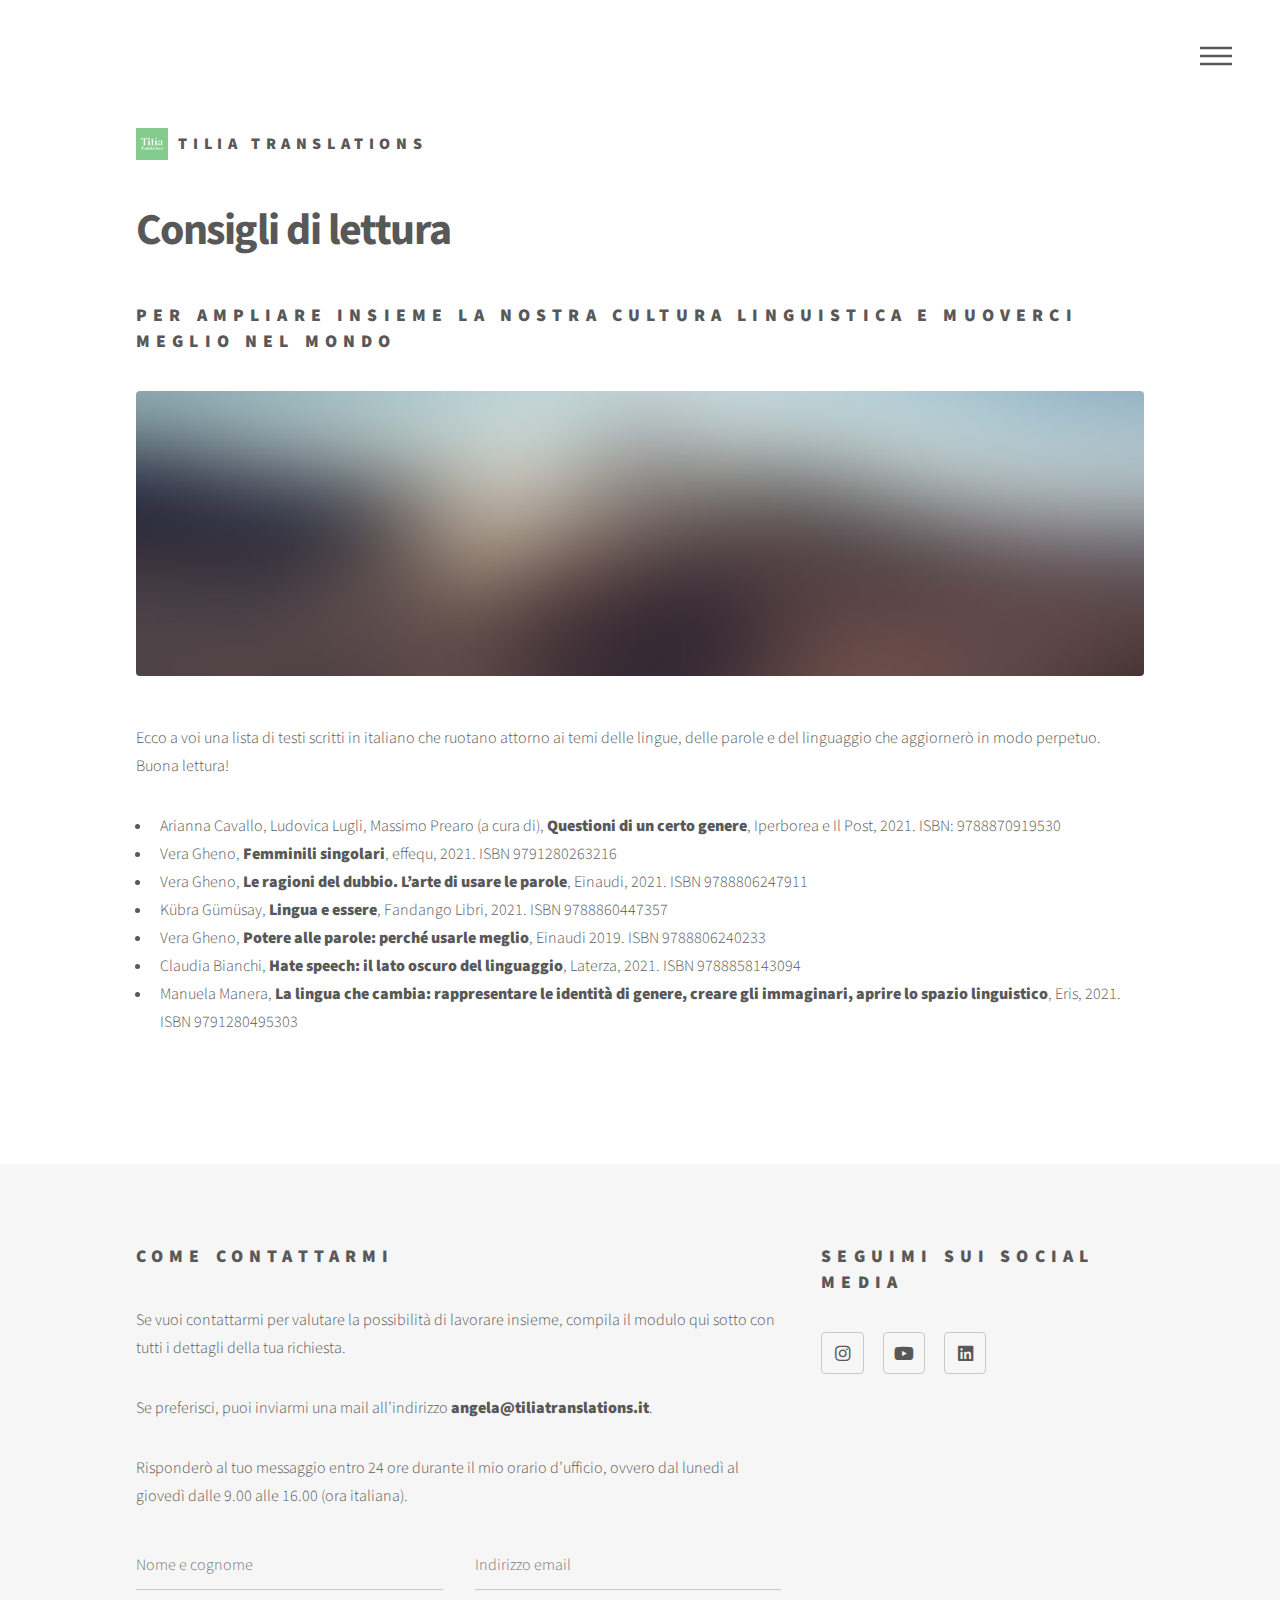
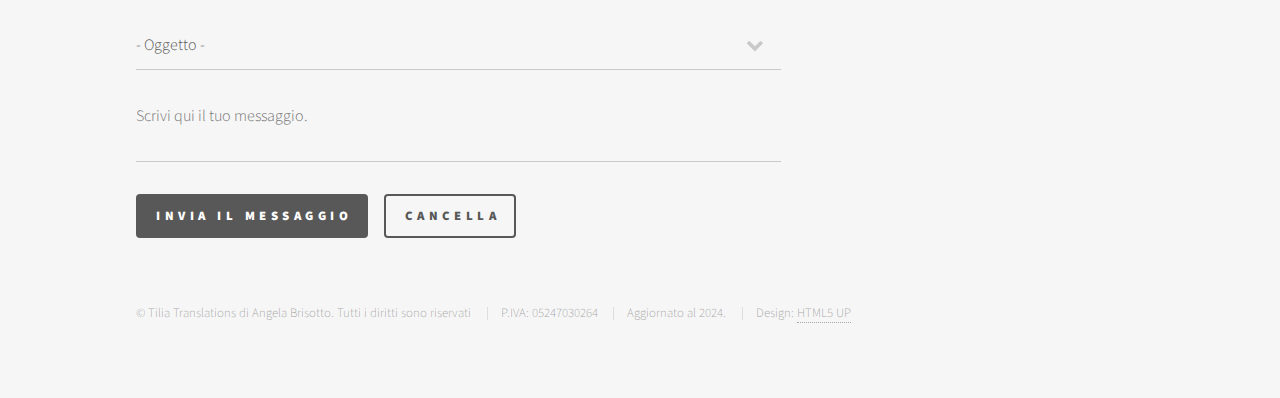
<file: consigli_di_lettura.html>
<!DOCTYPE HTML>
<!--
	Phantom by HTML5 UP
	html5up.net | @ajlkn
	Free for personal and commercial use under the CCA 3.0 license (html5up.net/license)
-->
<html>
	<head>
		<title>Consigli di lettura</title>
		<meta charset="utf-8" />
		<meta name="viewport" content="width=device-width, initial-scale=1, user-scalable=no" />
		<link rel="stylesheet" href="assets/css/main.css" />
		<noscript><link rel="stylesheet" href="assets/css/noscript.css" /></noscript>
	</head>
	<body class="is-preload">
		<!-- Wrapper -->
			<div id="wrapper">

				<!-- Header -->
					<header id="header">
						<div class="inner">

							<!-- Logo -->
								<a href="index.html" class="logo">
									<span class="symbol"><img src="images/Logo Tilia Translations.png" alt="" /></span><span class="title">TILIA TRANSLATIONS</span>
								</a>

							<!-- Nav -->
								<nav>
									<ul>
										<li><a href="#menu">Menu</a></li>
									</ul>
								</nav>

						</div>
					</header>

				<!-- Menu -->
					<nav id="menu">
						<h2>Menu</h2>
						<ul>
							<li><a href="index.html">Home</a></li>
							<li><a href="index_eng.html">English</a></li>
							<li><a href="index_pl.html">Polski</a></li>
							<li><a href="chisono.html">Chi sono</a></li>
							<li><a href="lezioni_di_inglese.html">Lezioni di inglese</a></li>
							<li><a href="traduzioni.html">Traduzioni</a></li>
							<li><a href="trascrizioni.html">Trascrizioni</a></li>
							<li><a href="revisioni.html">Revisioni</a></li>
							<li><a href="consigli_di_lettura.html">Consigli di lettura</a></li>
							<li><a href="https://www.youtube.com/channel/UCd56fXkhghdBQIMN6frP6lA">Risorse video</a></li>
							<li><a href="https://angelatiliatranslations.github.io/blog/">Blog</a></li>
							<li><a href="news_eventi.html">Aggiornamenti</a></li>
							<li><a href="newsletter.html">Newsletter</a></li>
						</ul>
					</nav>

				<!-- Main -->
					<div id="main">
						<div class="inner">
							<h1>Consigli di lettura</h1>
							<h2>Per ampliare insieme la nostra cultura linguistica e muoverci meglio nel mondo</h2>
							<span class="image main"><img src="images/pic13.jpg" alt="" /></span>
							<p>Ecco a voi una lista di testi scritti in italiano che ruotano attorno ai temi delle lingue, delle parole e del linguaggio che aggiornerò in modo perpetuo. Buona lettura!</p>
             	 					<ul>
             	 					<li>Arianna Cavallo, Ludovica Lugli, Massimo Prearo (a cura di), <b>Questioni di un certo genere</b>, Iperborea e Il Post, 2021. ISBN: 9788870919530</li>
              					<li>Vera Gheno, <b>Femminili singolari</b>, effequ, 2021. ISBN 9791280263216</li>
              					<li>Vera Gheno, <b>Le ragioni del dubbio. L’arte di usare le parole</b>, Einaudi, 2021. ISBN 9788806247911</li>
              					<li>Kübra Gümüsay, <b>Lingua e essere</b>, Fandango Libri, 2021. ISBN 9788860447357</li>
                        <li>Vera Gheno, <b>Potere alle parole: perché usarle meglio</b>, Einaudi 2019. ISBN 9788806240233</li>
                        <li>Claudia Bianchi, <b>Hate speech: il lato oscuro del linguaggio</b>, Laterza, 2021. ISBN 9788858143094</li>
                        <li>Manuela Manera, <b>La lingua che cambia: rappresentare le identità di genere, creare gli immaginari, aprire lo spazio linguistico</b>, Eris, 2021. ISBN 9791280495303</li>
              						</ul>
						</div>
					</div>

				<!-- Footer -->
					<footer id="footer">
						<div class="inner">
							<section>
								<h2>Come contattarmi</h2>
								<p>Se vuoi contattarmi per valutare la possibilità di lavorare insieme, compila il modulo qui sotto con tutti i dettagli della tua richiesta.</p>
								<p>Se preferisci, puoi inviarmi una mail all’indirizzo <b>angela@tiliatranslations.it</b>.</p>
								<p>Risponderò al tuo messaggio entro 24 ore durante il mio orario d’ufficio, ovvero dal lunedì al giovedì dalle 9.00 alle 16.00 (ora italiana).</p>
								<form action="https://api.web3forms.com/submit" method="POST">
										<div class="row gtr-uniform">
											<div class="col-6 col-12-xsmall">
												<input type="text" name="Nome e cognome" id="demo-name" value="" placeholder="Nome e cognome" />
											</div>
											<div class="col-6 col-12-xsmall">
												<input type="email" name="Indirizzo email" id="demo-email" value="" placeholder="Indirizzo email" />
											</div>
											<div class="col-12">
												<select name="Oggetto" id="demo-category">
													<option value="">- Oggetto -</option>
													<option value="Lezioni o laboratori di inglese">Lezioni o laboratori di inglese</option>
													<option value="Traduzioni">Traduzioni</option>
													<option value="Trascrizioni">Trascrizioni</option>
													<option value="Revisioni">Revisioni</option>
												</select>
											</div>
											<div class="col-12">
												<textarea name="Messaggio" id="demo-message" placeholder="Scrivi qui il tuo messaggio." rows="6"></textarea>
											</div>
											<div class="col-12">
												<ul class="actions">
													<li><input type="submit" value="Invia il messaggio" class="primary" /></li>
													<li><input type="reset" value="Cancella" /></li>
												</ul>
											</div>
											<input type="hidden" name="access_key" value="4a7f2b96-a7dc-4d44-9f9d-bad5a8b01941">
										</div>
									</form>
							</section>
							<section>
								<h2>Seguimi sui social media</h2>
								<ul class="icons">
									<li><a href="https://www.instagram.com/tiliatranslationsangela/" class="icon brands style2 fa-instagram"><span class="label">Instagram</span></a></li>
									<li><a href="https://www.youtube.com/channel/UCd56fXkhghdBQIMN6frP6lA" class="icon brands style2 fa-youtube"><span class="label">Youtube</span></a></li>
									<li><a href="https://www.linkedin.com/in/angela-brisotto" class="icon brands style2 fa-linkedin"><span class="label">LinkedIn</span></a></li>
								</ul>
							</section>
							<ul class="copyright">
								<li>&copy; Tilia Translations di Angela Brisotto. Tutti i diritti sono riservati</li>
								<li>P.IVA: 05247030264</li>
								<li>Aggiornato al 2024.</li>
								<li>Design: <a href="http://html5up.net">HTML5 UP</a></li>
							</ul>
						</div>
					</footer>

			</div>

		<!-- Scripts -->
			<script src="assets/js/jquery.min.js"></script>
			<script src="assets/js/browser.min.js"></script>
			<script src="assets/js/breakpoints.min.js"></script>
			<script src="assets/js/util.js"></script>
			<script src="assets/js/main.js"></script>

	</body>
</html>
</file>
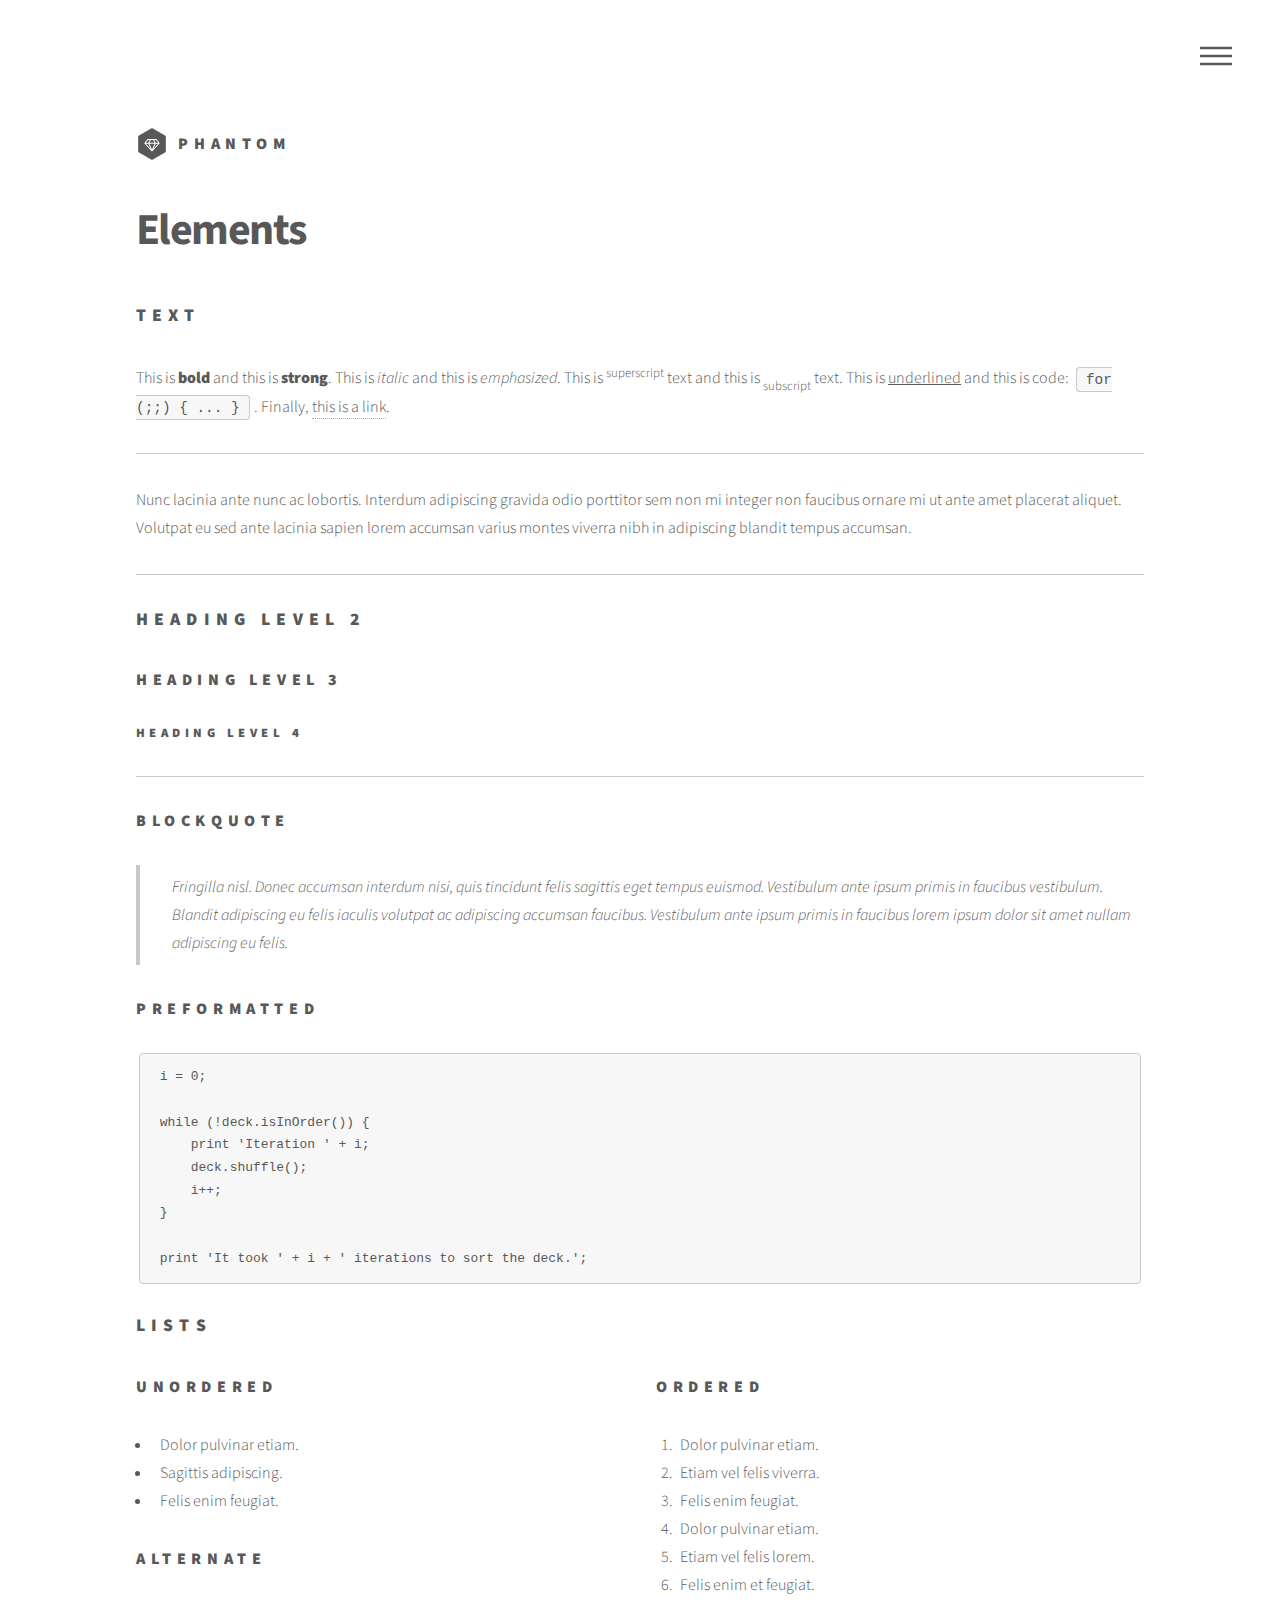
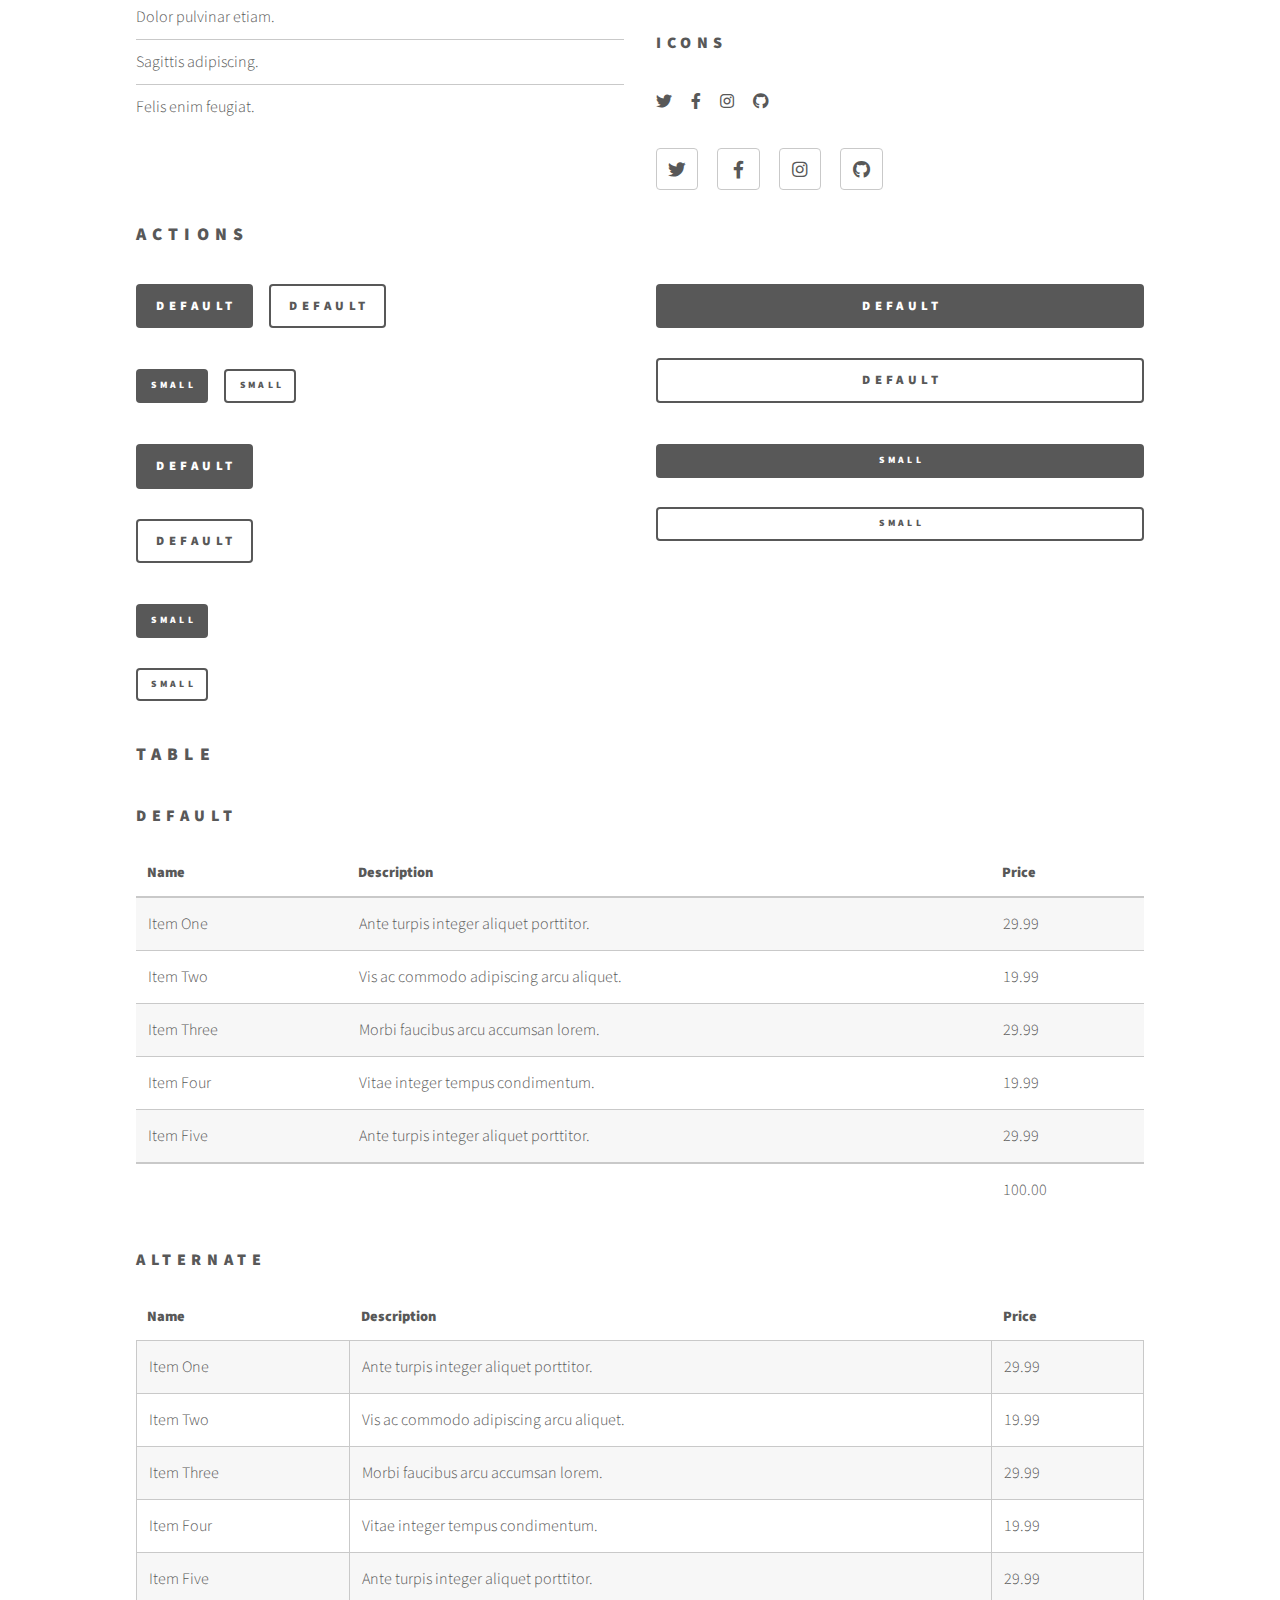
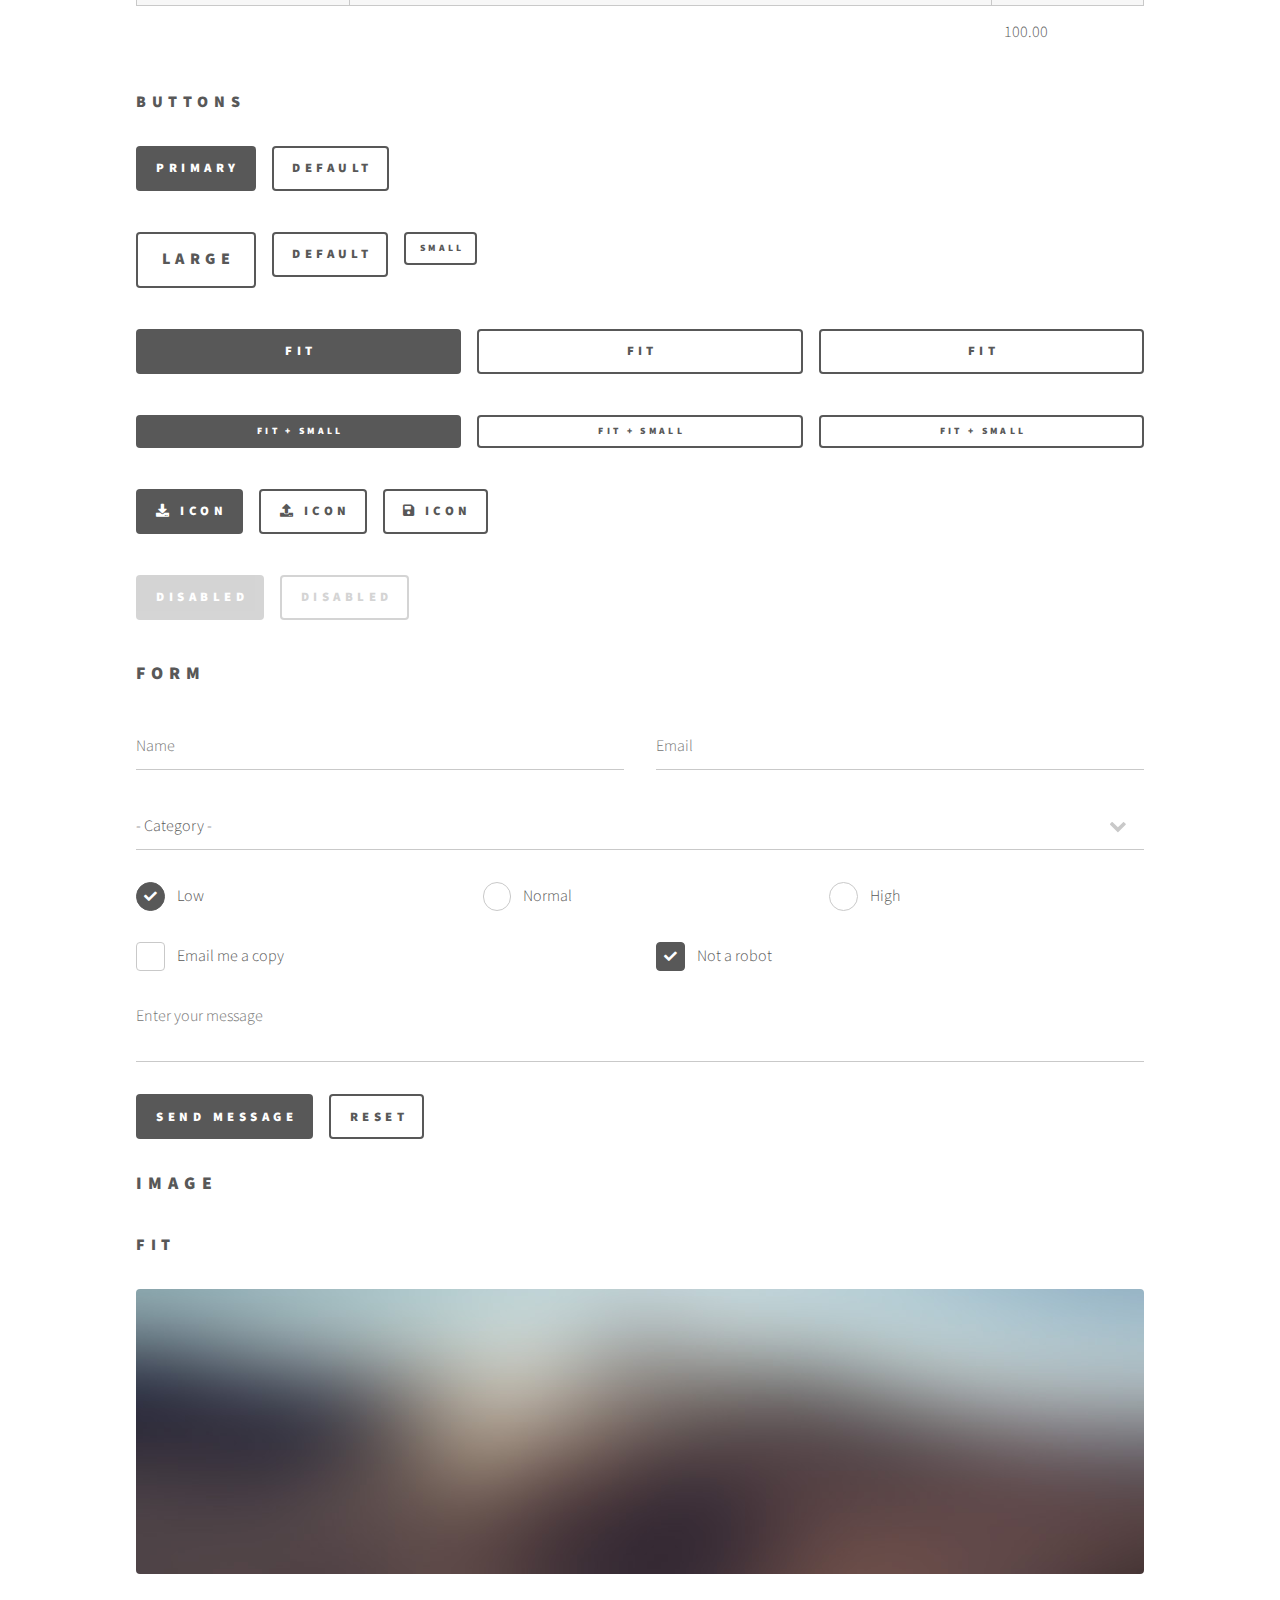
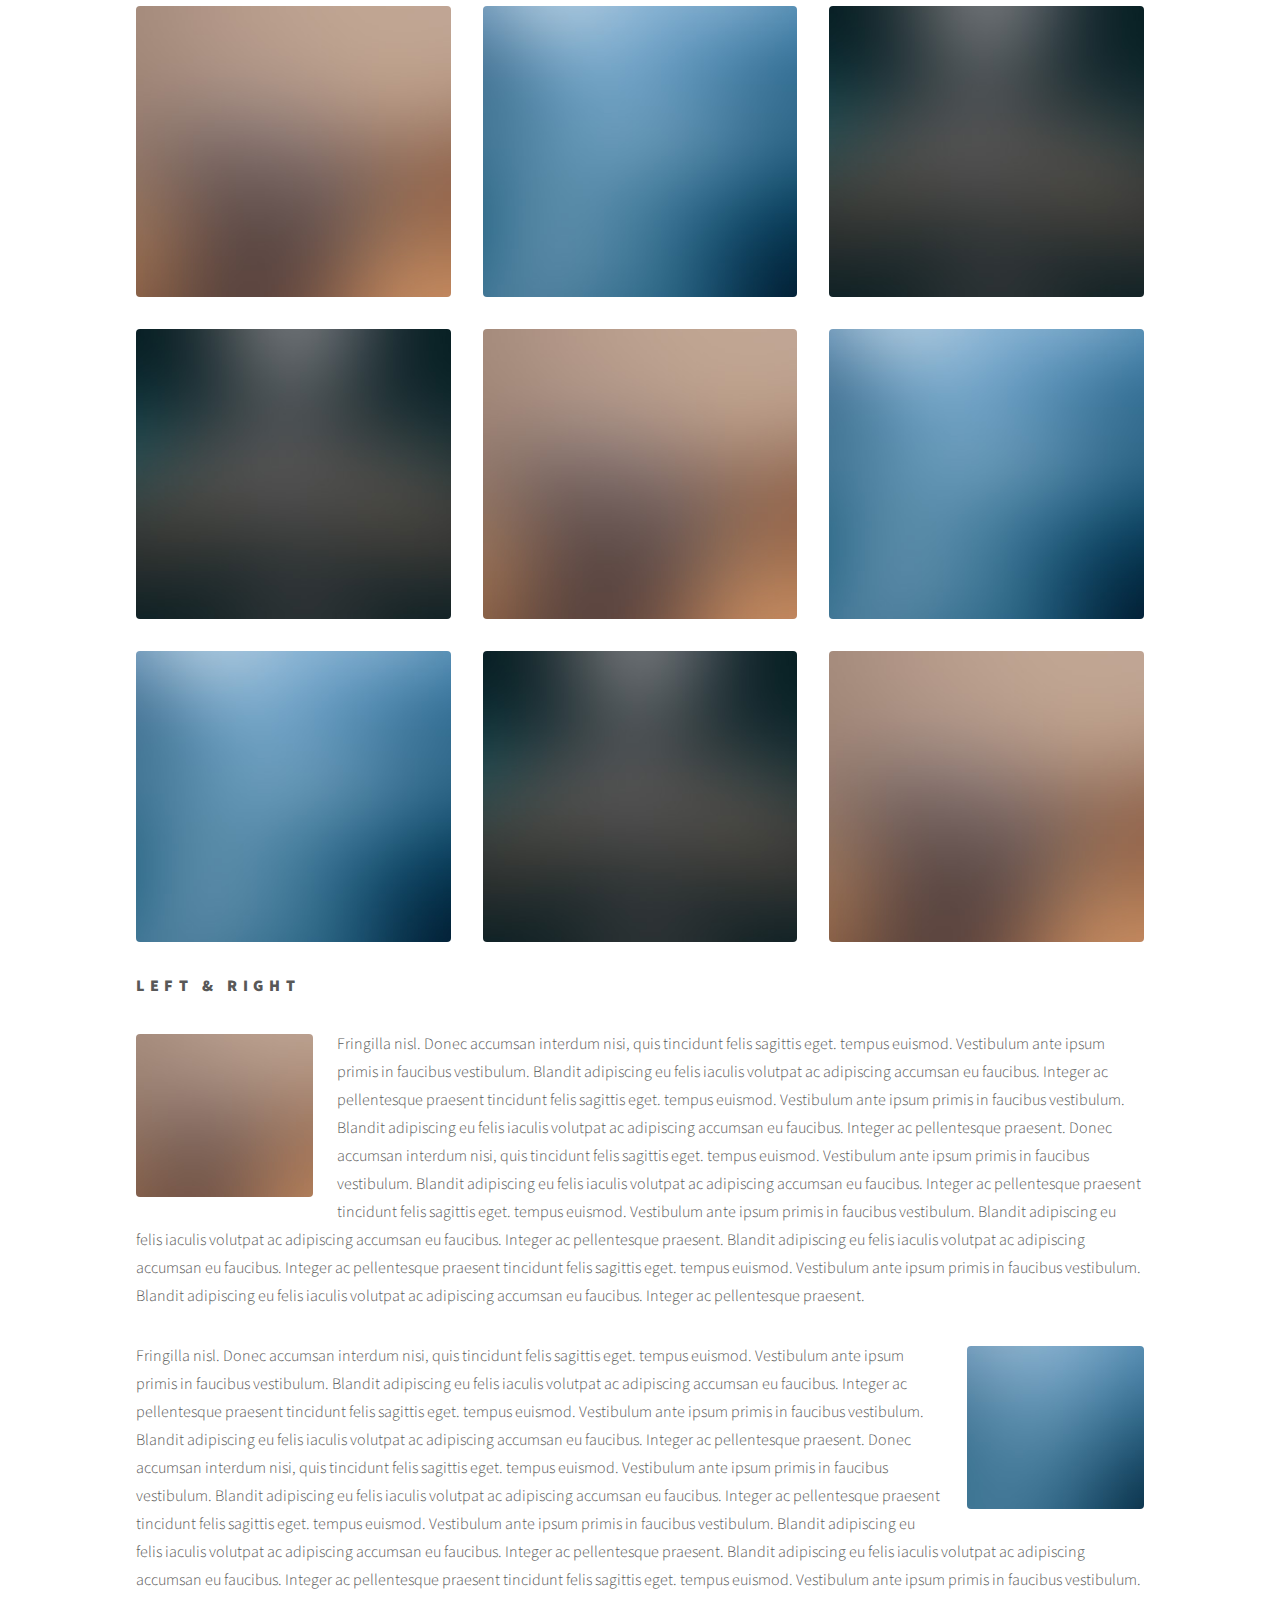
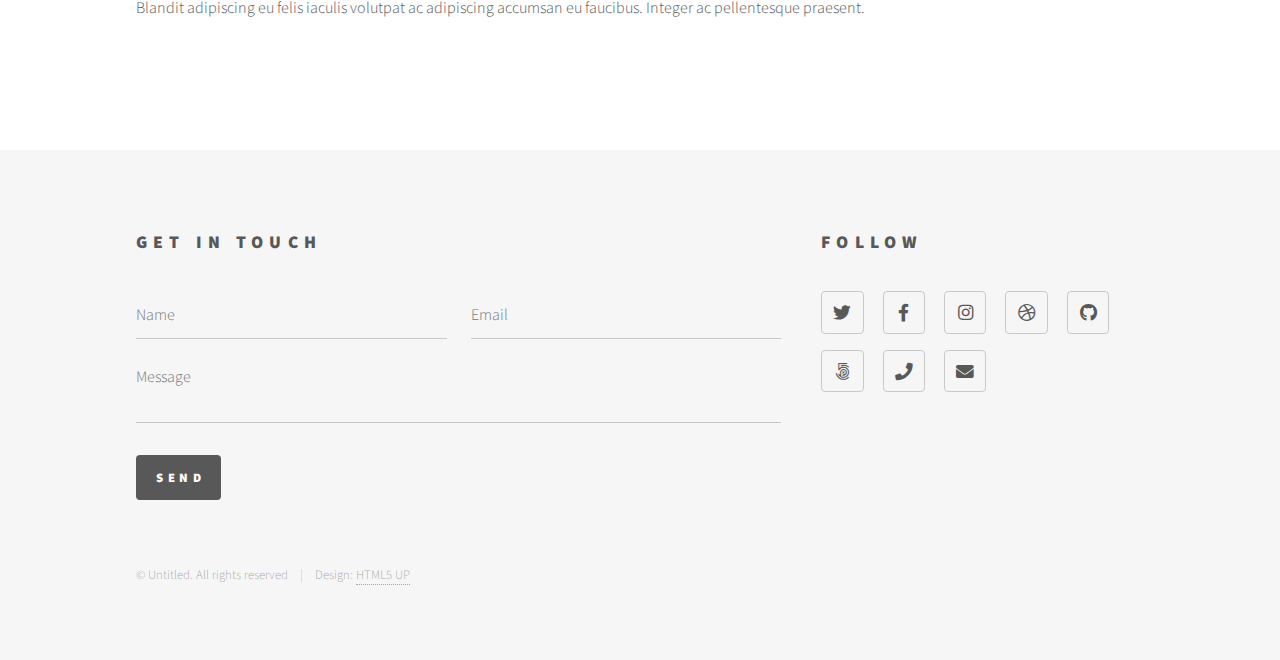
<file: elements.html>
<!DOCTYPE HTML>
<!--
	Phantom by HTML5 UP
	html5up.net | @ajlkn
	Free for personal and commercial use under the CCA 3.0 license (html5up.net/license)
-->
<html>
	<head>
		<title>Elements - Phantom by HTML5 UP</title>
		<meta charset="utf-8" />
		<meta name="viewport" content="width=device-width, initial-scale=1, user-scalable=no" />
		<link rel="stylesheet" href="assets/css/main.css" />
		<noscript><link rel="stylesheet" href="assets/css/noscript.css" /></noscript>
	</head>
	<body class="is-preload">
		<!-- Wrapper -->
			<div id="wrapper">

				<!-- Header -->
					<header id="header">
						<div class="inner">

							<!-- Logo -->
								<a href="index.html" class="logo">
									<span class="symbol"><img src="images/logo.svg" alt="" /></span><span class="title">Phantom</span>
								</a>

							<!-- Nav -->
								<nav>
									<ul>
										<li><a href="#menu">Menu</a></li>
									</ul>
								</nav>

						</div>
					</header>

				<!-- Menu -->
					<nav id="menu">
						<h2>Menu</h2>
						<ul>
							<li><a href="index.html">Home</a></li>
							<li><a href="generic.html">Ipsum veroeros</a></li>
							<li><a href="generic.html">Tempus etiam</a></li>
							<li><a href="generic.html">Consequat dolor</a></li>
							<li><a href="elements.html">Elements</a></li>
						</ul>
					</nav>

				<!-- Main -->
					<div id="main">
						<div class="inner">
							<h1>Elements</h1>

							<!-- Text -->
								<section>
									<h2>Text</h2>
									<p>This is <b>bold</b> and this is <strong>strong</strong>. This is <i>italic</i> and this is <em>emphasized</em>.
									This is <sup>superscript</sup> text and this is <sub>subscript</sub> text.
									This is <u>underlined</u> and this is code: <code>for (;;) { ... }</code>. Finally, <a href="#">this is a link</a>.</p>
									<hr />
									<p>Nunc lacinia ante nunc ac lobortis. Interdum adipiscing gravida odio porttitor sem non mi integer non faucibus ornare mi ut ante amet placerat aliquet. Volutpat eu sed ante lacinia sapien lorem accumsan varius montes viverra nibh in adipiscing blandit tempus accumsan.</p>
									<hr />
									<h2>Heading Level 2</h2>
									<h3>Heading Level 3</h3>
									<h4>Heading Level 4</h4>
									<hr />
									<h3>Blockquote</h3>
									<blockquote>Fringilla nisl. Donec accumsan interdum nisi, quis tincidunt felis sagittis eget tempus euismod. Vestibulum ante ipsum primis in faucibus vestibulum. Blandit adipiscing eu felis iaculis volutpat ac adipiscing accumsan faucibus. Vestibulum ante ipsum primis in faucibus lorem ipsum dolor sit amet nullam adipiscing eu felis.</blockquote>
									<h3>Preformatted</h3>
									<pre><code>i = 0;

while (!deck.isInOrder()) {
    print 'Iteration ' + i;
    deck.shuffle();
    i++;
}

print 'It took ' + i + ' iterations to sort the deck.';</code></pre>
								</section>

							<!-- Lists -->
								<section>
									<h2>Lists</h2>
									<div class="row">
										<div class="col-6 col-12-medium">
											<h3>Unordered</h3>
											<ul>
												<li>Dolor pulvinar etiam.</li>
												<li>Sagittis adipiscing.</li>
												<li>Felis enim feugiat.</li>
											</ul>
											<h3>Alternate</h3>
											<ul class="alt">
												<li>Dolor pulvinar etiam.</li>
												<li>Sagittis adipiscing.</li>
												<li>Felis enim feugiat.</li>
											</ul>
										</div>
										<div class="col-6 col-12-medium">
											<h3>Ordered</h3>
											<ol>
												<li>Dolor pulvinar etiam.</li>
												<li>Etiam vel felis viverra.</li>
												<li>Felis enim feugiat.</li>
												<li>Dolor pulvinar etiam.</li>
												<li>Etiam vel felis lorem.</li>
												<li>Felis enim et feugiat.</li>
											</ol>
											<h3>Icons</h3>
											<ul class="icons">
												<li><a href="#" class="icon brands style1 fa-twitter"><span class="label">Twitter</span></a></li>
												<li><a href="#" class="icon brands style1 fa-facebook-f"><span class="label">Facebook</span></a></li>
												<li><a href="#" class="icon brands style1 fa-instagram"><span class="label">Instagram</span></a></li>
												<li><a href="#" class="icon brands style1 fa-github"><span class="label">Github</span></a></li>
											</ul>
											<ul class="icons">
												<li><a href="#" class="icon brands style2 fa-twitter"><span class="label">Twitter</span></a></li>
												<li><a href="#" class="icon brands style2 fa-facebook-f"><span class="label">Facebook</span></a></li>
												<li><a href="#" class="icon brands style2 fa-instagram"><span class="label">Instagram</span></a></li>
												<li><a href="#" class="icon brands style2 fa-github"><span class="label">Github</span></a></li>
											</ul>
										</div>
									</div>
									<h2>Actions</h2>
									<div class="row">
										<div class="col-6 col-12-medium">
											<ul class="actions">
												<li><a href="#" class="button primary">Default</a></li>
												<li><a href="#" class="button">Default</a></li>
											</ul>
											<ul class="actions small">
												<li><a href="#" class="button primary small">Small</a></li>
												<li><a href="#" class="button small">Small</a></li>
											</ul>
											<ul class="actions stacked">
												<li><a href="#" class="button primary">Default</a></li>
												<li><a href="#" class="button">Default</a></li>
											</ul>
											<ul class="actions stacked">
												<li><a href="#" class="button primary small">Small</a></li>
												<li><a href="#" class="button small">Small</a></li>
											</ul>
										</div>
										<div class="col-6 col-12-medium">
											<ul class="actions stacked">
												<li><a href="#" class="button primary fit">Default</a></li>
												<li><a href="#" class="button fit">Default</a></li>
											</ul>
											<ul class="actions stacked">
												<li><a href="#" class="button primary small fit">Small</a></li>
												<li><a href="#" class="button small fit">Small</a></li>
											</ul>
										</div>
									</div>
								</section>

							<!-- Table -->
								<section>
									<h2>Table</h2>
									<h3>Default</h3>
									<div class="table-wrapper">
										<table>
											<thead>
												<tr>
													<th>Name</th>
													<th>Description</th>
													<th>Price</th>
												</tr>
											</thead>
											<tbody>
												<tr>
													<td>Item One</td>
													<td>Ante turpis integer aliquet porttitor.</td>
													<td>29.99</td>
												</tr>
												<tr>
													<td>Item Two</td>
													<td>Vis ac commodo adipiscing arcu aliquet.</td>
													<td>19.99</td>
												</tr>
												<tr>
													<td>Item Three</td>
													<td> Morbi faucibus arcu accumsan lorem.</td>
													<td>29.99</td>
												</tr>
												<tr>
													<td>Item Four</td>
													<td>Vitae integer tempus condimentum.</td>
													<td>19.99</td>
												</tr>
												<tr>
													<td>Item Five</td>
													<td>Ante turpis integer aliquet porttitor.</td>
													<td>29.99</td>
												</tr>
											</tbody>
											<tfoot>
												<tr>
													<td colspan="2"></td>
													<td>100.00</td>
												</tr>
											</tfoot>
										</table>
									</div>

									<h3>Alternate</h3>
									<div class="table-wrapper">
										<table class="alt">
											<thead>
												<tr>
													<th>Name</th>
													<th>Description</th>
													<th>Price</th>
												</tr>
											</thead>
											<tbody>
												<tr>
													<td>Item One</td>
													<td>Ante turpis integer aliquet porttitor.</td>
													<td>29.99</td>
												</tr>
												<tr>
													<td>Item Two</td>
													<td>Vis ac commodo adipiscing arcu aliquet.</td>
													<td>19.99</td>
												</tr>
												<tr>
													<td>Item Three</td>
													<td> Morbi faucibus arcu accumsan lorem.</td>
													<td>29.99</td>
												</tr>
												<tr>
													<td>Item Four</td>
													<td>Vitae integer tempus condimentum.</td>
													<td>19.99</td>
												</tr>
												<tr>
													<td>Item Five</td>
													<td>Ante turpis integer aliquet porttitor.</td>
													<td>29.99</td>
												</tr>
											</tbody>
											<tfoot>
												<tr>
													<td colspan="2"></td>
													<td>100.00</td>
												</tr>
											</tfoot>
										</table>
									</div>
								</section>

							<!-- Buttons -->
								<section>
									<h3>Buttons</h3>
									<ul class="actions">
										<li><a href="#" class="button primary">Primary</a></li>
										<li><a href="#" class="button">Default</a></li>
									</ul>
									<ul class="actions">
										<li><a href="#" class="button large">Large</a></li>
										<li><a href="#" class="button">Default</a></li>
										<li><a href="#" class="button small">Small</a></li>
									</ul>
									<ul class="actions fit">
										<li><a href="#" class="button primary fit">Fit</a></li>
										<li><a href="#" class="button fit">Fit</a></li>
										<li><a href="#" class="button fit">Fit</a></li>
									</ul>
									<ul class="actions fit small">
										<li><a href="#" class="button primary fit small">Fit + Small</a></li>
										<li><a href="#" class="button fit small">Fit + Small</a></li>
										<li><a href="#" class="button fit small">Fit + Small</a></li>
									</ul>
									<ul class="actions">
										<li><a href="#" class="button primary icon solid fa-download">Icon</a></li>
										<li><a href="#" class="button icon solid fa-upload">Icon</a></li>
										<li><a href="#" class="button icon solid fa-save">Icon</a></li>
									</ul>
									<ul class="actions">
										<li><span class="button primary disabled">Disabled</span></li>
										<li><span class="button disabled">Disabled</span></li>
									</ul>
								</section>

							<!-- Form -->
								<section>
									<h2>Form</h2>
									<form method="post" action="#">
										<div class="row gtr-uniform">
											<div class="col-6 col-12-xsmall">
												<input type="text" name="demo-name" id="demo-name" value="" placeholder="Name" />
											</div>
											<div class="col-6 col-12-xsmall">
												<input type="email" name="demo-email" id="demo-email" value="" placeholder="Email" />
											</div>
											<div class="col-12">
												<select name="demo-category" id="demo-category">
													<option value="">- Category -</option>
													<option value="1">Manufacturing</option>
													<option value="1">Shipping</option>
													<option value="1">Administration</option>
													<option value="1">Human Resources</option>
												</select>
											</div>
											<div class="col-4 col-12-small">
												<input type="radio" id="demo-priority-low" name="demo-priority" checked>
												<label for="demo-priority-low">Low</label>
											</div>
											<div class="col-4 col-12-small">
												<input type="radio" id="demo-priority-normal" name="demo-priority">
												<label for="demo-priority-normal">Normal</label>
											</div>
											<div class="col-4 col-12-small">
												<input type="radio" id="demo-priority-high" name="demo-priority">
												<label for="demo-priority-high">High</label>
											</div>
											<div class="col-6 col-12-small">
												<input type="checkbox" id="demo-copy" name="demo-copy">
												<label for="demo-copy">Email me a copy</label>
											</div>
											<div class="col-6 col-12-small">
												<input type="checkbox" id="demo-human" name="demo-human" checked>
												<label for="demo-human">Not a robot</label>
											</div>
											<div class="col-12">
												<textarea name="demo-message" id="demo-message" placeholder="Enter your message" rows="6"></textarea>
											</div>
											<div class="col-12">
												<ul class="actions">
													<li><input type="submit" value="Send Message" class="primary" /></li>
													<li><input type="reset" value="Reset" /></li>
												</ul>
											</div>
										</div>
									</form>
								</section>

							<!-- Image -->
								<section>
									<h2>Image</h2>
									<h3>Fit</h3>
									<div class="box alt">
										<div class="row gtr-uniform">
											<div class="col-12"><span class="image fit"><img src="images/pic13.jpg" alt="" /></span></div>
											<div class="col-4"><span class="image fit"><img src="images/pic01.jpg" alt="" /></span></div>
											<div class="col-4"><span class="image fit"><img src="images/pic02.jpg" alt="" /></span></div>
											<div class="col-4"><span class="image fit"><img src="images/pic03.jpg" alt="" /></span></div>
											<div class="col-4"><span class="image fit"><img src="images/pic03.jpg" alt="" /></span></div>
											<div class="col-4"><span class="image fit"><img src="images/pic01.jpg" alt="" /></span></div>
											<div class="col-4"><span class="image fit"><img src="images/pic02.jpg" alt="" /></span></div>
											<div class="col-4"><span class="image fit"><img src="images/pic02.jpg" alt="" /></span></div>
											<div class="col-4"><span class="image fit"><img src="images/pic03.jpg" alt="" /></span></div>
											<div class="col-4"><span class="image fit"><img src="images/pic01.jpg" alt="" /></span></div>
										</div>
									</div>
									<h3>Left &amp; Right</h3>
									<p><span class="image left"><img src="images/pic14.jpg" alt="" /></span>Fringilla nisl. Donec accumsan interdum nisi, quis tincidunt felis sagittis eget. tempus euismod. Vestibulum ante ipsum primis in faucibus vestibulum. Blandit adipiscing eu felis iaculis volutpat ac adipiscing accumsan eu faucibus. Integer ac pellentesque praesent tincidunt felis sagittis eget. tempus euismod. Vestibulum ante ipsum primis in faucibus vestibulum. Blandit adipiscing eu felis iaculis volutpat ac adipiscing accumsan eu faucibus. Integer ac pellentesque praesent. Donec accumsan interdum nisi, quis tincidunt felis sagittis eget. tempus euismod. Vestibulum ante ipsum primis in faucibus vestibulum. Blandit adipiscing eu felis iaculis volutpat ac adipiscing accumsan eu faucibus. Integer ac pellentesque praesent tincidunt felis sagittis eget. tempus euismod. Vestibulum ante ipsum primis in faucibus vestibulum. Blandit adipiscing eu felis iaculis volutpat ac adipiscing accumsan eu faucibus. Integer ac pellentesque praesent. Blandit adipiscing eu felis iaculis volutpat ac adipiscing accumsan eu faucibus. Integer ac pellentesque praesent tincidunt felis sagittis eget. tempus euismod. Vestibulum ante ipsum primis in faucibus vestibulum. Blandit adipiscing eu felis iaculis volutpat ac adipiscing accumsan eu faucibus. Integer ac pellentesque praesent.</p>
									<p><span class="image right"><img src="images/pic15.jpg" alt="" /></span>Fringilla nisl. Donec accumsan interdum nisi, quis tincidunt felis sagittis eget. tempus euismod. Vestibulum ante ipsum primis in faucibus vestibulum. Blandit adipiscing eu felis iaculis volutpat ac adipiscing accumsan eu faucibus. Integer ac pellentesque praesent tincidunt felis sagittis eget. tempus euismod. Vestibulum ante ipsum primis in faucibus vestibulum. Blandit adipiscing eu felis iaculis volutpat ac adipiscing accumsan eu faucibus. Integer ac pellentesque praesent. Donec accumsan interdum nisi, quis tincidunt felis sagittis eget. tempus euismod. Vestibulum ante ipsum primis in faucibus vestibulum. Blandit adipiscing eu felis iaculis volutpat ac adipiscing accumsan eu faucibus. Integer ac pellentesque praesent tincidunt felis sagittis eget. tempus euismod. Vestibulum ante ipsum primis in faucibus vestibulum. Blandit adipiscing eu felis iaculis volutpat ac adipiscing accumsan eu faucibus. Integer ac pellentesque praesent. Blandit adipiscing eu felis iaculis volutpat ac adipiscing accumsan eu faucibus. Integer ac pellentesque praesent tincidunt felis sagittis eget. tempus euismod. Vestibulum ante ipsum primis in faucibus vestibulum. Blandit adipiscing eu felis iaculis volutpat ac adipiscing accumsan eu faucibus. Integer ac pellentesque praesent.</p>
								</section>

						</div>
					</div>

				<!-- Footer -->
					<footer id="footer">
						<div class="inner">
							<section>
								<h2>Get in touch</h2>
								<form method="post" action="#">
									<div class="fields">
										<div class="field half">
											<input type="text" name="name" id="name" placeholder="Name" />
										</div>
										<div class="field half">
											<input type="email" name="email" id="email" placeholder="Email" />
										</div>
										<div class="field">
											<textarea name="message" id="message" placeholder="Message"></textarea>
										</div>
									</div>
									<ul class="actions">
										<li><input type="submit" value="Send" class="primary" /></li>
									</ul>
								</form>
							</section>
							<section>
								<h2>Follow</h2>
								<ul class="icons">
									<li><a href="#" class="icon brands style2 fa-twitter"><span class="label">Twitter</span></a></li>
									<li><a href="#" class="icon brands style2 fa-facebook-f"><span class="label">Facebook</span></a></li>
									<li><a href="#" class="icon brands style2 fa-instagram"><span class="label">Instagram</span></a></li>
									<li><a href="#" class="icon brands style2 fa-dribbble"><span class="label">Dribbble</span></a></li>
									<li><a href="#" class="icon brands style2 fa-github"><span class="label">GitHub</span></a></li>
									<li><a href="#" class="icon brands style2 fa-500px"><span class="label">500px</span></a></li>
									<li><a href="#" class="icon solid style2 fa-phone"><span class="label">Phone</span></a></li>
									<li><a href="#" class="icon solid style2 fa-envelope"><span class="label">Email</span></a></li>
								</ul>
							</section>
							<ul class="copyright">
								<li>&copy; Untitled. All rights reserved</li><li>Design: <a href="http://html5up.net">HTML5 UP</a></li>
							</ul>
						</div>
					</footer>

			</div>

		<!-- Scripts -->
			<script src="assets/js/jquery.min.js"></script>
			<script src="assets/js/browser.min.js"></script>
			<script src="assets/js/breakpoints.min.js"></script>
			<script src="assets/js/util.js"></script>
			<script src="assets/js/main.js"></script>

	</body>
</html>
</file>
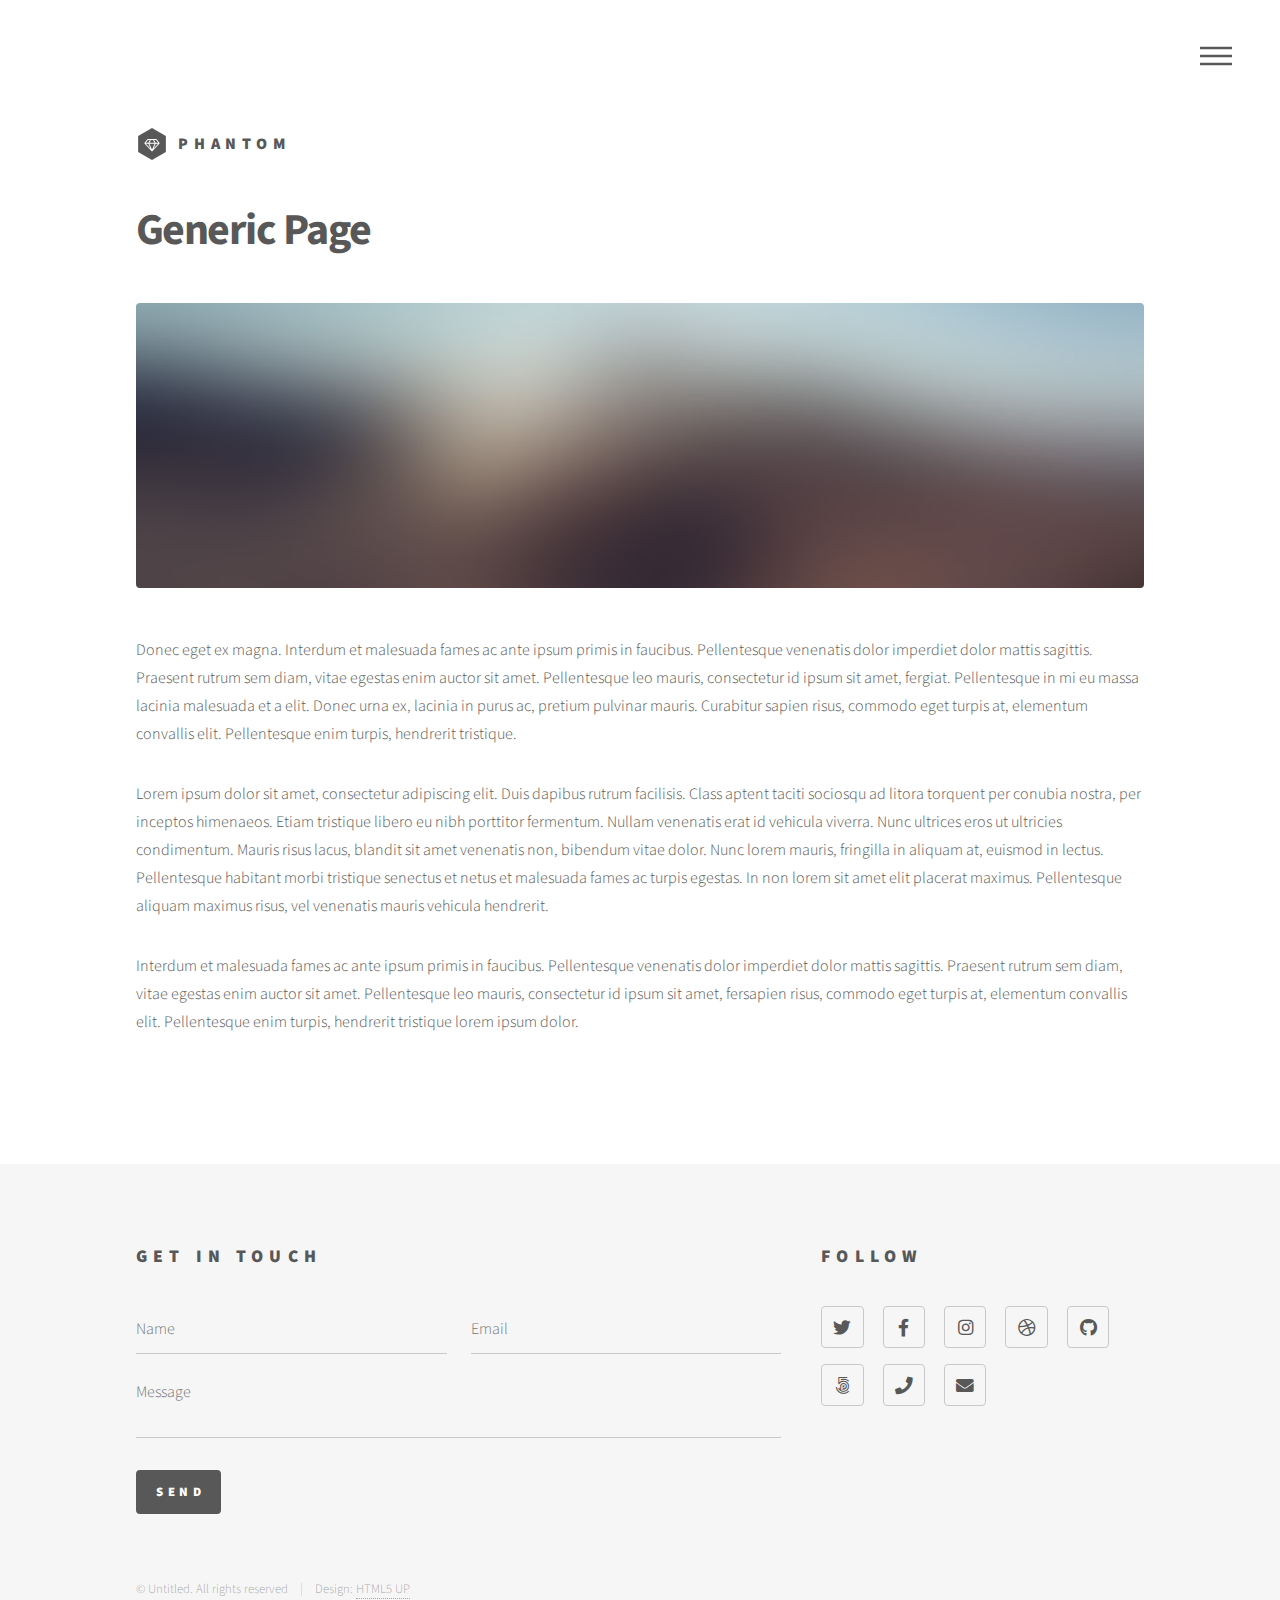
<file: generic.html>
<!DOCTYPE HTML>
<!--
	Phantom by HTML5 UP
	html5up.net | @ajlkn
	Free for personal and commercial use under the CCA 3.0 license (html5up.net/license)
-->
<html>
	<head>
		<title>Generic - Phantom by HTML5 UP</title>
		<meta charset="utf-8" />
		<meta name="viewport" content="width=device-width, initial-scale=1, user-scalable=no" />
		<link rel="stylesheet" href="assets/css/main.css" />
		<noscript><link rel="stylesheet" href="assets/css/noscript.css" /></noscript>
	</head>
	<body class="is-preload">
		<!-- Wrapper -->
			<div id="wrapper">

				<!-- Header -->
					<header id="header">
						<div class="inner">

							<!-- Logo -->
								<a href="index.html" class="logo">
									<span class="symbol"><img src="images/logo.svg" alt="" /></span><span class="title">Phantom</span>
								</a>

							<!-- Nav -->
								<nav>
									<ul>
										<li><a href="#menu">Menu</a></li>
									</ul>
								</nav>

						</div>
					</header>

				<!-- Menu -->
					<nav id="menu">
						<h2>Menu</h2>
						<ul>
							<li><a href="index.html">Home</a></li>
							<li><a href="generic.html">Ipsum veroeros</a></li>
							<li><a href="generic.html">Tempus etiam</a></li>
							<li><a href="generic.html">Consequat dolor</a></li>
							<li><a href="elements.html">Elements</a></li>
						</ul>
					</nav>

				<!-- Main -->
					<div id="main">
						<div class="inner">
							<h1>Generic Page</h1>
							<span class="image main"><img src="images/pic13.jpg" alt="" /></span>
							<p>Donec eget ex magna. Interdum et malesuada fames ac ante ipsum primis in faucibus. Pellentesque venenatis dolor imperdiet dolor mattis sagittis. Praesent rutrum sem diam, vitae egestas enim auctor sit amet. Pellentesque leo mauris, consectetur id ipsum sit amet, fergiat. Pellentesque in mi eu massa lacinia malesuada et a elit. Donec urna ex, lacinia in purus ac, pretium pulvinar mauris. Curabitur sapien risus, commodo eget turpis at, elementum convallis elit. Pellentesque enim turpis, hendrerit tristique.</p>
							<p>Lorem ipsum dolor sit amet, consectetur adipiscing elit. Duis dapibus rutrum facilisis. Class aptent taciti sociosqu ad litora torquent per conubia nostra, per inceptos himenaeos. Etiam tristique libero eu nibh porttitor fermentum. Nullam venenatis erat id vehicula viverra. Nunc ultrices eros ut ultricies condimentum. Mauris risus lacus, blandit sit amet venenatis non, bibendum vitae dolor. Nunc lorem mauris, fringilla in aliquam at, euismod in lectus. Pellentesque habitant morbi tristique senectus et netus et malesuada fames ac turpis egestas. In non lorem sit amet elit placerat maximus. Pellentesque aliquam maximus risus, vel venenatis mauris vehicula hendrerit.</p>
							<p>Interdum et malesuada fames ac ante ipsum primis in faucibus. Pellentesque venenatis dolor imperdiet dolor mattis sagittis. Praesent rutrum sem diam, vitae egestas enim auctor sit amet. Pellentesque leo mauris, consectetur id ipsum sit amet, fersapien risus, commodo eget turpis at, elementum convallis elit. Pellentesque enim turpis, hendrerit tristique lorem ipsum dolor.</p>
						</div>
					</div>

				<!-- Footer -->
					<footer id="footer">
						<div class="inner">
							<section>
								<h2>Get in touch</h2>
								<form method="post" action="#">
									<div class="fields">
										<div class="field half">
											<input type="text" name="name" id="name" placeholder="Name" />
										</div>
										<div class="field half">
											<input type="email" name="email" id="email" placeholder="Email" />
										</div>
										<div class="field">
											<textarea name="message" id="message" placeholder="Message"></textarea>
										</div>
									</div>
									<ul class="actions">
										<li><input type="submit" value="Send" class="primary" /></li>
									</ul>
								</form>
							</section>
							<section>
								<h2>Follow</h2>
								<ul class="icons">
									<li><a href="#" class="icon brands style2 fa-twitter"><span class="label">Twitter</span></a></li>
									<li><a href="#" class="icon brands style2 fa-facebook-f"><span class="label">Facebook</span></a></li>
									<li><a href="#" class="icon brands style2 fa-instagram"><span class="label">Instagram</span></a></li>
									<li><a href="#" class="icon brands style2 fa-dribbble"><span class="label">Dribbble</span></a></li>
									<li><a href="#" class="icon brands style2 fa-github"><span class="label">GitHub</span></a></li>
									<li><a href="#" class="icon brands style2 fa-500px"><span class="label">500px</span></a></li>
									<li><a href="#" class="icon solid style2 fa-phone"><span class="label">Phone</span></a></li>
									<li><a href="#" class="icon solid style2 fa-envelope"><span class="label">Email</span></a></li>
								</ul>
							</section>
							<ul class="copyright">
								<li>&copy; Untitled. All rights reserved</li><li>Design: <a href="http://html5up.net">HTML5 UP</a></li>
							</ul>
						</div>
					</footer>

			</div>

		<!-- Scripts -->
			<script src="assets/js/jquery.min.js"></script>
			<script src="assets/js/browser.min.js"></script>
			<script src="assets/js/breakpoints.min.js"></script>
			<script src="assets/js/util.js"></script>
			<script src="assets/js/main.js"></script>

	</body>
</html>
</file>
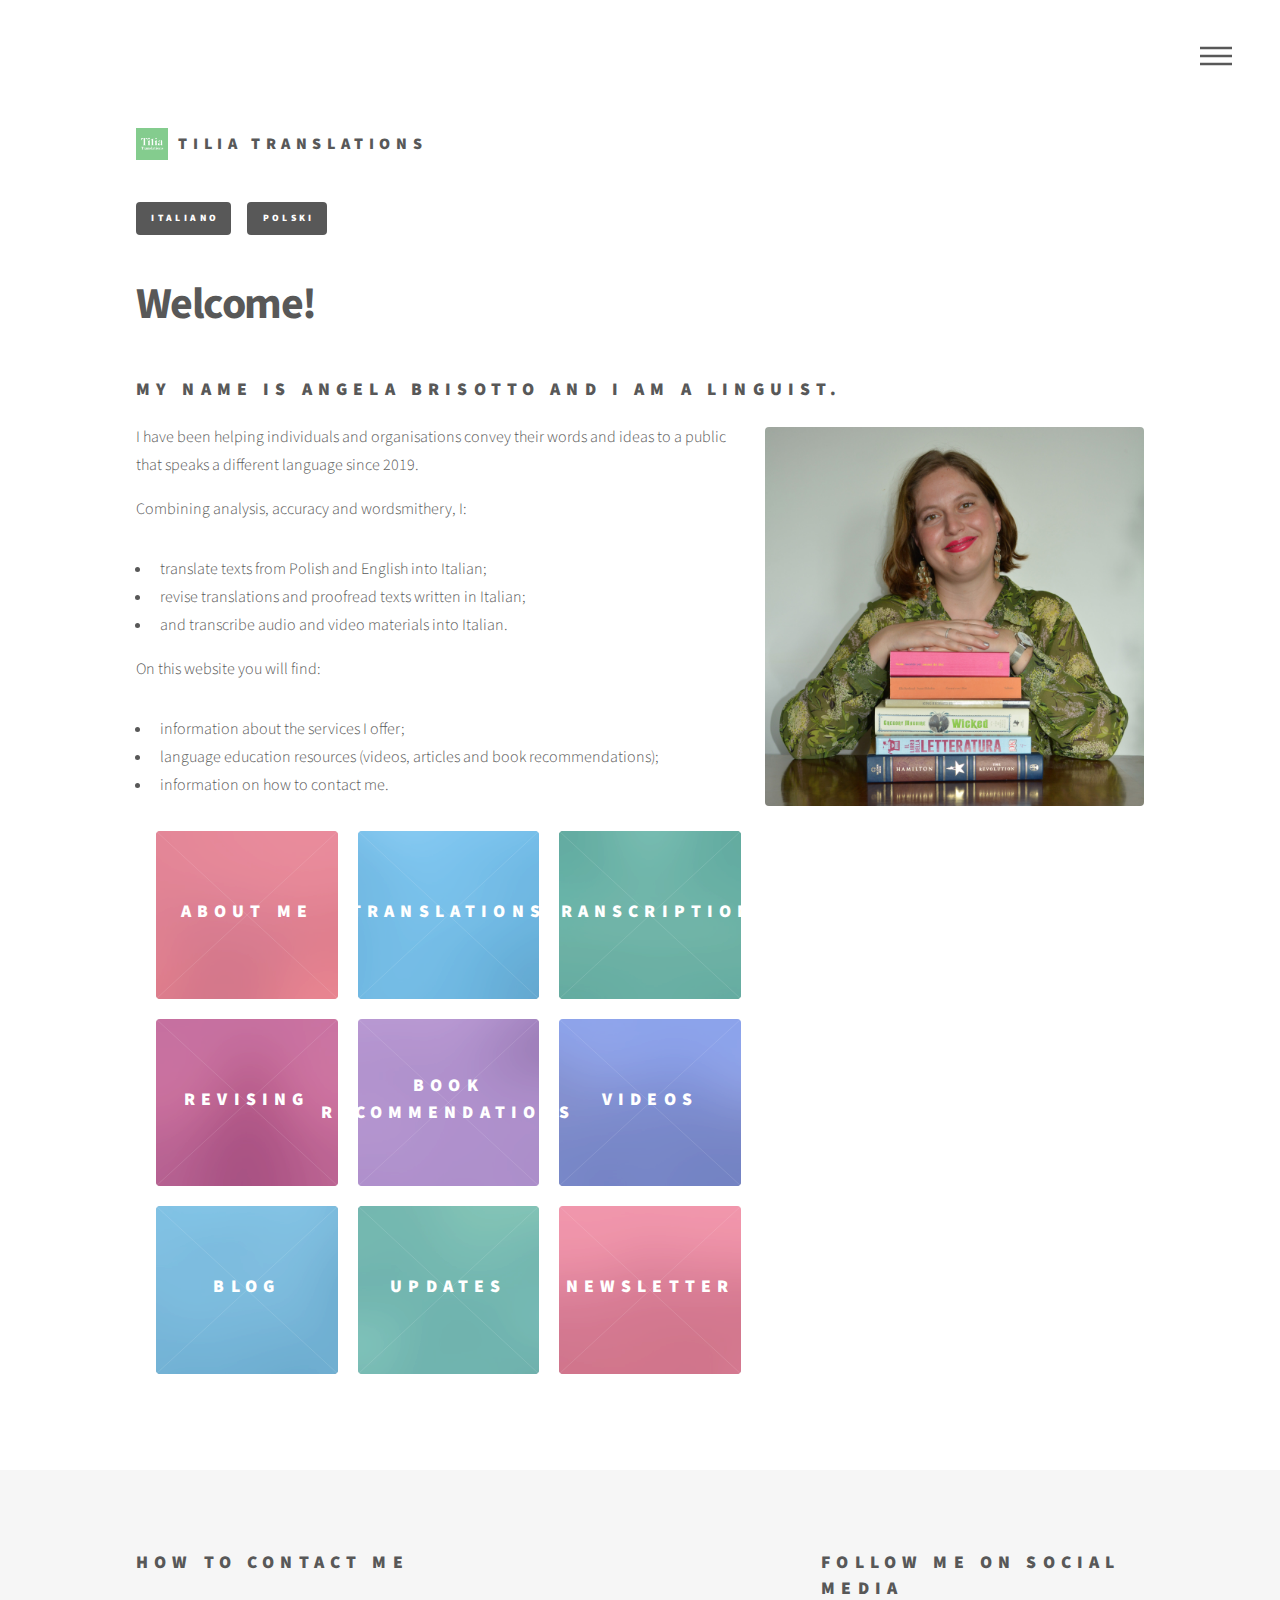
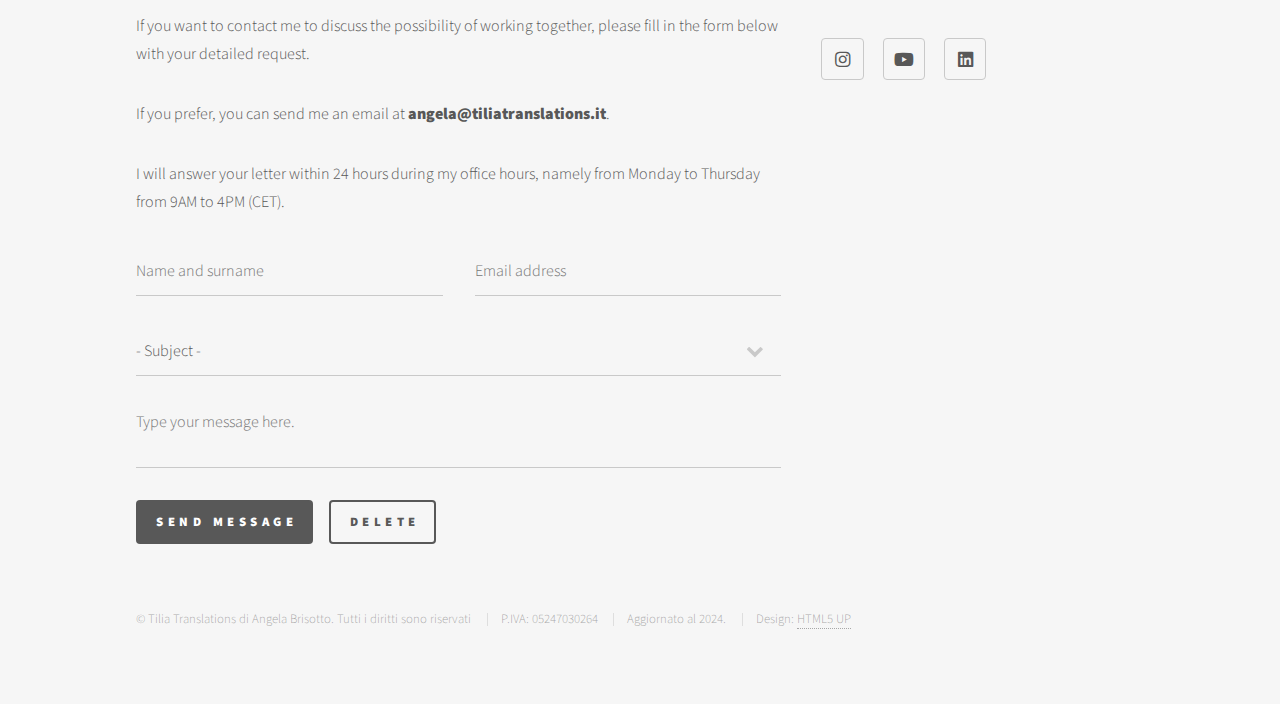
<file: index_eng.html>
<!DOCTYPE HTML>
<!--
	Phantom by HTML5 UP
	html5up.net | @ajlkn
	Free for personal and commercial use under the CCA 3.0 license (html5up.net/license)
-->
<html>
	<head>
		<title>Angela Brisotto</title>
		<meta charset="utf-8" />
		<meta name="viewport" content="width=device-width, initial-scale=1, user-scalable=no" />
		<link rel="stylesheet" href="assets/css/main.css" />
		<noscript><link rel="stylesheet" href="assets/css/noscript.css" /></noscript>
	</head>
	<body class="is-preload">
		<!-- Wrapper -->
			<div id="wrapper">

				<!-- Header -->
					<header id="header">
						<div class="inner">

							<!-- Logo -->
								<a href="index.html" class="logo">
									<span class="symbol"><img src="images/Logo Tilia Translations.png" alt="" /></span><span class="title">Tilia Translations</span>
								</a>

							<!-- Nav -->
								<nav>
									<ul>
										<li><a href="#menu">Menu</a></li>
									</ul>
								</nav>

						</div>
					</header>

				<!-- Menu -->
					<nav id="menu">
						<h2>Menu</h2>
						<ul>
							<li><a href="index_eng.html">Home</a></li>
							<li><a href="index.html">Italiano</a></li>
							<li><a href="index_pl.html">Polski</a></li>
							<li><a href="about_me.html">About me</a></li>
							<li><a href="translations.html">Translations</a></li>
							<li><a href="transcription.html">Transcription</a></li>
							<li><a href="revising.html">Revising</a></li>
							<li><a href="book_recommendations.html">Book recommendations</a></li>
							<li><a href="https://www.youtube.com/channel/UCd56fXkhghdBQIMN6frP6lA">Videos</a></li>
							<li><a href="https://angelatiliatranslations.github.io/blog/">Blog</a></li>
							<li><a href="updates.html">Updates</a></li>
							<li><a href="newsletter_eng.html">Newsletter</a></li>
						</ul>
					</nav>

				<!-- Main -->
					<div id="main">
						<div class="inner">
							<header>
								<div class="row">
									<div class="col-6 col-12-medium">
									<ul class="actions small">
									<li><a href="index.html" class="button primary small">Italiano</a></li>
									<li><a href="index_pl.html" class="button primary small">Polski</a></li>
									</ul>
								</div>
								</div>
								<h1>Welcome!</h1>
								<h2>My name is Angela Brisotto and I am a linguist.</h2>
								<p><span class="image right"><img src="images/profilo1.JPG" alt="" /></span>I have been helping individuals and organisations convey their words and ideas to a public that speaks a different language since 2019.</p>
								<p>Combining analysis, accuracy and wordsmithery, I:</p>
								<ul>
									<li>translate texts from Polish and English into Italian;</li> 
									<li>revise translations and proofread texts written in Italian;</li>
									<li>and transcribe audio and video materials into Italian.</li>
								</ul>
								<p>On this website you will find:</p>
								<ul>
									<li>information about the services I offer;</li>
									<li>language education resources (videos, articles and book recommendations);</li>
									<li>information on how to contact me.</li>
								</ul>
							</header>
							<section class="tiles">
								<article class="style1">
									<span class="image">
										<img src="images/pic01.jpg" alt="" />
									</span>
									<a href="about_me.html">
										<h2>About me</h2>
										<div class="content">
											<p>Values and education</p>
										</div>
									</a>
								</article>
								<article class="style2">
									<span class="image">
										<img src="images/pic02.jpg" alt="" />
									</span>
									<a href="translations.html">
										<h2>Translations</h2>
										<div class="content">
											<p>Translations of texts from Polish and English into Italian</p>
										</div>
									</a>
								</article>
								<article class="style3">
									<span class="image">
										<img src="images/pic03.jpg" alt="" />
									</span>
									<a href="transcription.html">
										<h2>Transcription</h2>
										<div class="content">
											<p>Transcription of Italian recordings</p>
										</div>
									</a>
								</article>
								<article class="style4">
									<span class="image">
										<img src="images/pic04.jpg" alt="" />
									</span>
									<a href="revising.html">
										<h2>Revising</h2>
										<div class="content">
											<p>Revising Italian texts and translations</p>
										</div>
									</a>
								</article>
								<article class="style5">
									<span class="image">
										<img src="images/pic05.jpg" alt="" />
									</span>
									<a href="book_recommendations.html">
										<h2>Book recommendations</h2>
										<div class="content">
											<p>A language education reading list</p>
										</div>
									</a>
								</article>
								<article class="style6">
									<span class="image">
										<img src="images/pic06.jpg" alt="" />
									</span>
									<a href="https://www.youtube.com/channel/UCd56fXkhghdBQIMN6frP6lA">
										<h2>Videos</h2>
										<div class="content">
											<p>A language education playlist</p>
										</div>
									</a>
								</article>
								<article class="style2">
									<span class="image">
										<img src="images/pic07.jpg" alt="" />
									</span>
									<a href="https://angelatiliatranslations.github.io/blog/">
										<h2>Blog</h2>
										<div class="content">
											<p>La linguista realista</p>
										</div>
									</a>
								</article>
								<article class="style3">
									<span class="image">
										<img src="images/pic08.jpg" alt="" />
									</span>
									<a href="updates.html">
										<h2>Updates</h2>
										<div class="content">
											<p>News and events</p>
										</div>
									</a>
								</article>
								<article class="style1">
									<span class="image">
										<img src="images/pic09.jpg" alt="" />
									</span>
									<a href="newsletter_eng.html">
										<h2>Newsletter</h2>
										<div class="content">
											<p>Upcoming</p>
										</div>
									</a>
							</section>
						</div>
					</div>

				<!-- Footer -->
					<footer id="footer">
						<div class="inner">
							<section>
								<h2>How to contact me</h2>
								<p>If you want to contact me to discuss the possibility of working together, please fill in the form below with your detailed request.</p>
								<p>If you prefer, you can send me an email at <b>angela@tiliatranslations.it</b>.</p>
								<p>I will answer your letter within 24 hours during my office hours, namely from Monday to Thursday from 9AM to 4PM (CET).</p>
								<form action="https://api.web3forms.com/submit" method="POST">
										<div class="row gtr-uniform">
											<div class="col-6 col-12-xsmall">
												<input type="text" name="Nome e cognome" id="demo-name" value="" placeholder="Name and surname" />
											</div>
											<div class="col-6 col-12-xsmall">
												<input type="email" name="Indirizzo email" id="demo-email" value="" placeholder="Email address" />
											</div>
											<div class="col-12">
												<select name="Oggetto" id="demo-category">
													<option value="">- Subject -</option>
													<option value="Traduzioni">Translations</option>
													<option value="Trascrizioni">Transcription</option>
													<option value="Revisioni">Revising</option>
												</select>
											</div>
											<div class="col-12">
												<textarea name="Messaggio" id="demo-message" placeholder="Type your message here." rows="6"></textarea>
											</div>
											<div class="col-12">
												<ul class="actions">
													<li><input type="submit" value="Send message" class="primary" /></li>
													<li><input type="reset" value="Delete" /></li>
												</ul>
											</div>
											<input type="hidden" name="access_key" value="4a7f2b96-a7dc-4d44-9f9d-bad5a8b01941">
										</div>
									</form>
							</section>
							<section>
								<h2>Follow me on social media</h2>
								<ul class="icons">
									<li><a href="https://www.instagram.com/tiliatranslationsangela/" class="icon brands style2 fa-instagram"><span class="label">Instagram</span></a></li>
									<li><a href="https://www.youtube.com/channel/UCd56fXkhghdBQIMN6frP6lA" class="icon brands style2 fa-youtube"><span class="label">Youtube</span></a></li>
									<li><a href="https://www.linkedin.com/in/angela-brisotto" class="icon brands style2 fa-linkedin"><span class="label">LinkedIn</span></a></li>
								</ul>
							</section>
							<ul class="copyright">
								<li>&copy; Tilia Translations di Angela Brisotto. Tutti i diritti sono riservati</li>
								<li>P.IVA: 05247030264</li>
								<li>Aggiornato al 2024.</li>
								<li>Design: <a href="http://html5up.net">HTML5 UP</a></li>
							</ul>
						</div>
					</footer>

			</div>

		<!-- Scripts -->
			<script src="assets/js/jquery.min.js"></script>
			<script src="assets/js/browser.min.js"></script>
			<script src="assets/js/breakpoints.min.js"></script>
			<script src="assets/js/util.js"></script>
			<script src="assets/js/main.js"></script>

	</body>
</html>
</file>
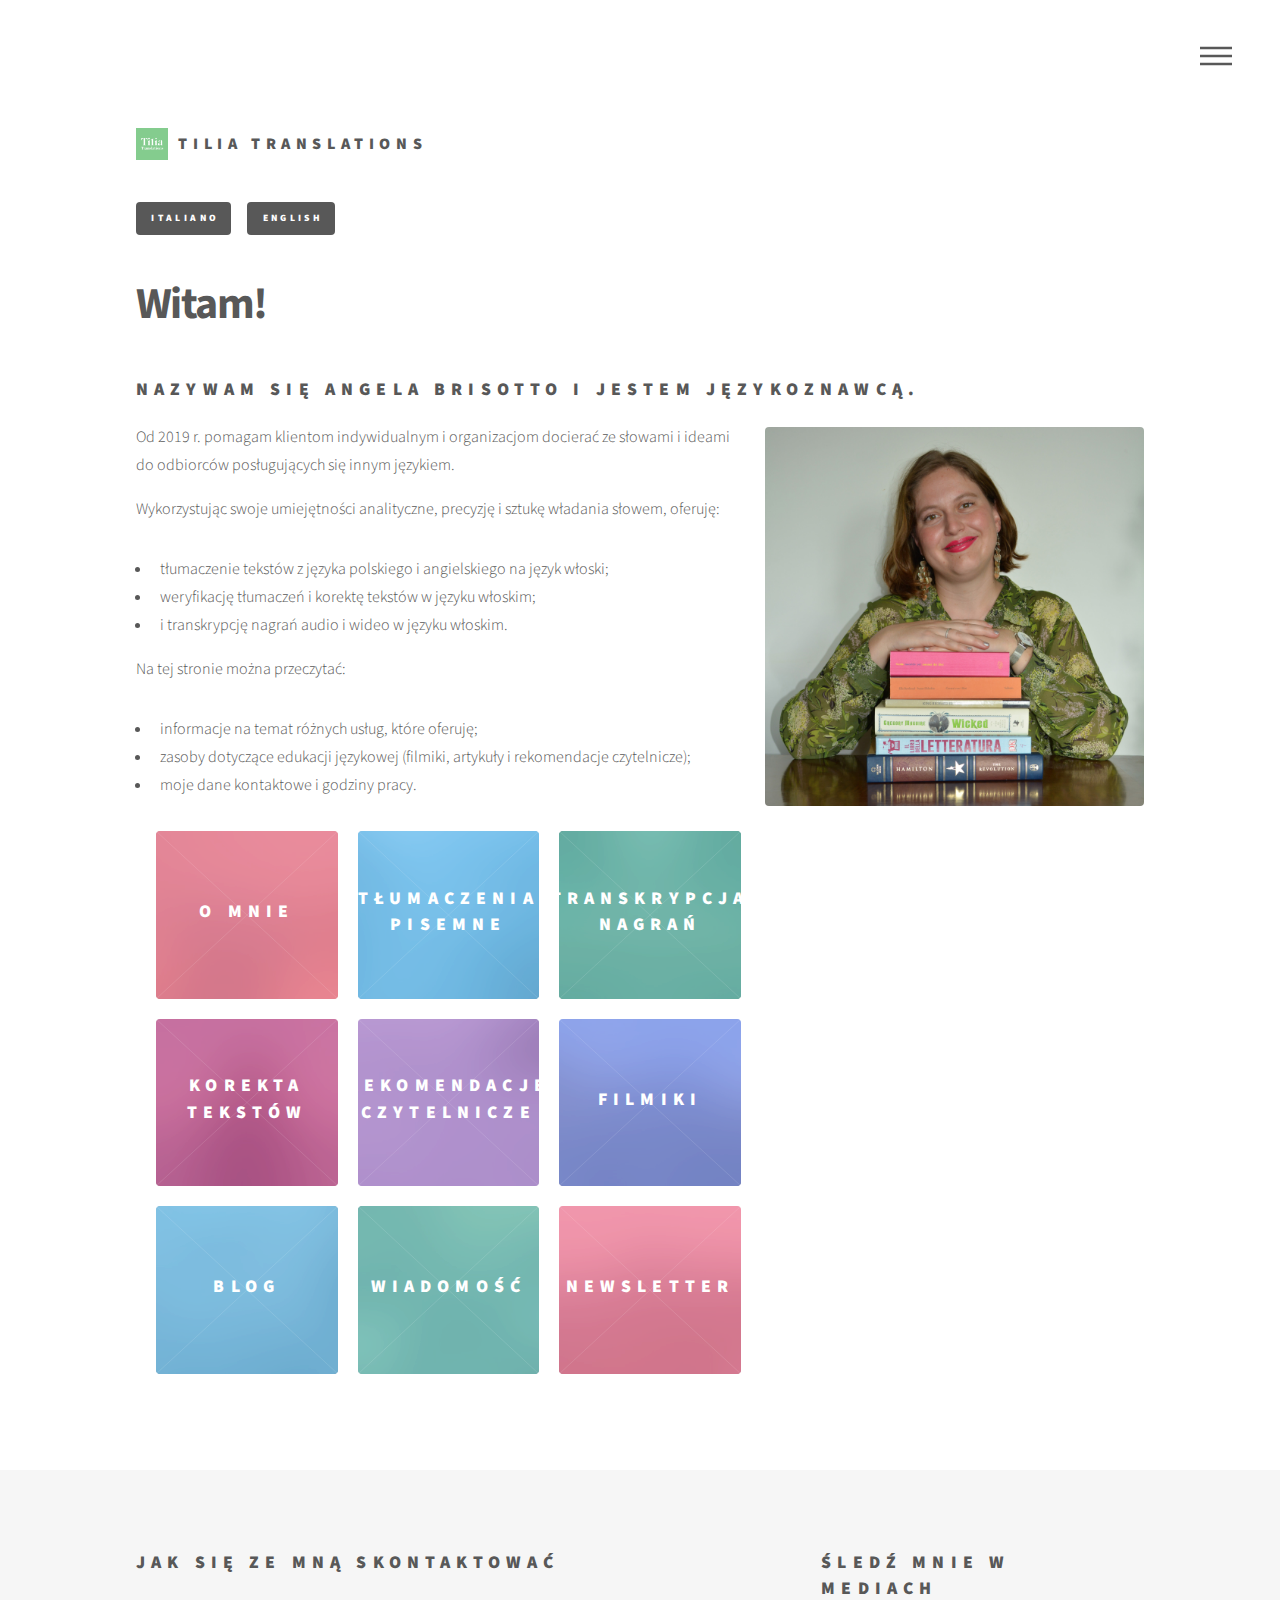
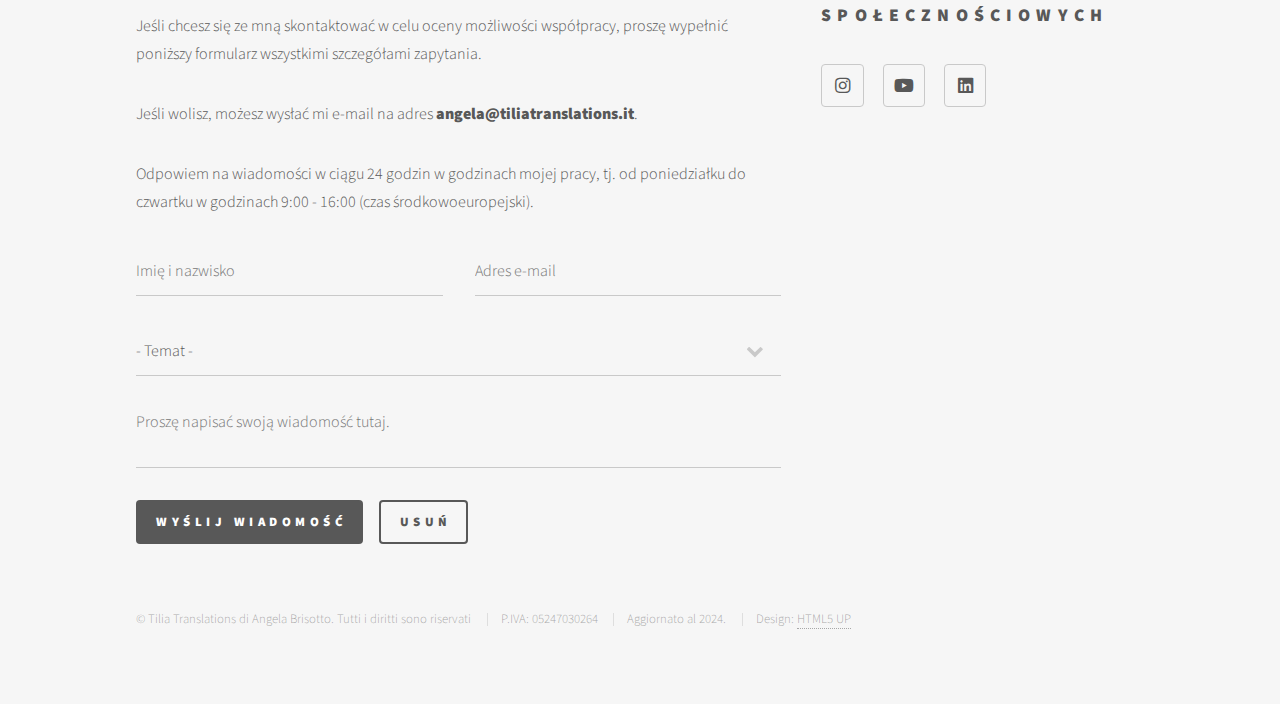
<file: index_pl.html>
<!DOCTYPE HTML>
<!--
	Phantom by HTML5 UP
	html5up.net | @ajlkn
	Free for personal and commercial use under the CCA 3.0 license (html5up.net/license)
-->
<html>
	<head>
		<title>Angela Brisotto</title>
		<meta charset="utf-8" />
		<meta name="viewport" content="width=device-width, initial-scale=1, user-scalable=no" />
		<link rel="stylesheet" href="assets/css/main.css" />
		<noscript><link rel="stylesheet" href="assets/css/noscript.css" /></noscript>
	</head>
	<body class="is-preload">
		<!-- Wrapper -->
			<div id="wrapper">

				<!-- Header -->
					<header id="header">
						<div class="inner">

							<!-- Logo -->
								<a href="index.html" class="logo">
									<span class="symbol"><img src="images/Logo Tilia Translations.png" alt="" /></span><span class="title">Tilia Translations</span>
								</a>

							<!-- Nav -->
								<nav>
									<ul>
										<li><a href="#menu">Menu</a></li>
									</ul>
								</nav>

						</div>
					</header>

				<!-- Menu -->
					<nav id="menu">
						<h2>Menu</h2>
						<ul>
							<li><a href="index_pl.html">Home</a></li>
							<li><a href="index.html">Italiano</a></li>
							<li><a href="index_eng.html">English</a></li>
							<li><a href="o_mnie.html">O mnie</a></li>
							<li><a href="tłumaczenia.html">Tłumaczenia</a></li>
							<li><a href="transkrypcja.html">Transkrypcja nagrań</a></li>
							<li><a href="korekta.html">Korekta tekstów</a></li>
							<li><a href="rekomendacje_czytelnicze.html">Rekomendacje czytelnicze</a></li>
							<li><a href="https://www.youtube.com/channel/UCd56fXkhghdBQIMN6frP6lA">Playlist wideów</a></li>
							<li><a href="https://angelatiliatranslations.github.io/blog/">Blog</a></li>
							<li><a href="wiadomość.html">Wiadomość</a></li>
							<li><a href="newsletter_pl.html">Newsletter</a></li>
						</ul>
					</nav>

				<!-- Main -->
					<div id="main">
						<div class="inner">
							<header>
								<div class="row">
									<div class="col-6 col-12-medium">
									<ul class="actions small">
									<li><a href="index.html" class="button primary small">Italiano</a></li>
									<li><a href="index_eng.html" class="button primary small">English</a></li>
									</ul>
								</div>
								</div>
								<h1>Witam!</h1>
								<h2>Nazywam się Angela Brisotto i jestem językoznawcą.</h2>
								<p><span class="image right"><img src="images/profilo1.JPG" alt="" /></span>Od 2019 r. pomagam klientom indywidualnym i organizacjom docierać ze słowami i ideami do odbiorców posługujących się innym językiem.</p>
								<p>Wykorzystując swoje umiejętności analityczne, precyzję i sztukę władania słowem, oferuję:</p>
								<ul>
									<li>tłumaczenie tekstów z języka polskiego i angielskiego na język włoski;</li>
									<li>weryfikację tłumaczeń i korektę tekstów w języku włoskim;</li>
									<li>i transkrypcję nagrań audio i wideo w języku włoskim.</li>
								</ul>
								<p>Na tej stronie można przeczytać:</p>
								<ul>
									<li>informacje na temat różnych usług, które oferuję;</li>
									<li>zasoby dotyczące edukacji językowej (filmiki, artykuły i rekomendacje czytelnicze);</li>
									<li>moje dane kontaktowe i godziny pracy.</li>
								</ul>
							</header>
							<section class="tiles">
								<article class="style1">
									<span class="image">
										<img src="images/pic01.jpg" alt="" />
									</span>
									<a href="o_mnie.html">
										<h2>O mnie</h2>
										<div class="content">
											<p>Wartości i wykształcenie</p>
										</div>
									</a>
								</article>
								<article class="style2">
									<span class="image">
										<img src="images/pic02.jpg" alt="" />
									</span>
									<a href="tłumaczenia.html">
										<h2>Tłumaczenia pisemne</h2>
										<div class="content">
											<p>Tłumaczenia pisemne z języka angielskiego lub polskiego na język włoski</p>
										</div>
									</a>
								</article>
								<article class="style3">
									<span class="image">
										<img src="images/pic03.jpg" alt="" />
									</span>
									<a href="transkrypcja.html">
										<h2>Transkrypcja nagrań</h2>
										<div class="content">
											<p>Transkrypcja nagrań w języku włoskim i angielskim</p>
										</div>
									</a>
								</article>
								<article class="style4">
									<span class="image">
										<img src="images/pic04.jpg" alt="" />
									</span>
									<a href="korekta.html">
										<h2>Korekta tekstów</h2>
										<div class="content">
											<p>Korekta tekstów i tłumaczeń w języku włoskim</p>
										</div>
									</a>
								</article>
								<article class="style5">
									<span class="image">
										<img src="images/pic05.jpg" alt="" />
									</span>
									<a href="rekomendacje_czytelnicze.html">
										<h2>Rekomendacje czytelnicze</h2>
										<div class="content">
											<p>Rekomendacje czytelnicze o edukacji językowej</p>
										</div>
									</a>
								</article>
								<article class="style6">
									<span class="image">
										<img src="images/pic06.jpg" alt="" />
									</span>
									<a href="https://www.youtube.com/channel/UCd56fXkhghdBQIMN6frP6lA">
										<h2>Filmiki</h2>
										<div class="content">
											<p>Playlist wideów o edukacji językowej</p>
										</div>
									</a>
								</article>
								<article class="style2">
									<span class="image">
										<img src="images/pic07.jpg" alt="" />
									</span>
									<a href="https://angelatiliatranslations.github.io/blog/">
										<h2>Blog</h2>
										<div class="content">
											<p>La linguista realista</p>
										</div>
									</a>
								</article>
								<article class="style3">
									<span class="image">
										<img src="images/pic08.jpg" alt="" />
									</span>
									<a href="wiadomość.html">
										<h2>Wiadomość</h2>
										<div class="content">
											<p>Wiadomości i wydarzenia</p>
										</div>
									</a>
								</article>
								<article class="style1">
									<span class="image">
										<img src="images/pic09.jpg" alt="" />
									</span>
									<a href="newsletter_pl.html">
										<h2>Newsletter</h2>
										<div class="content">
											<p>Nowości już wkrótce</p>
										</div>
									</a>
								</article>
							</section>
						</div>
					</div>

				<!-- Footer -->
					<footer id="footer">
						<div class="inner">
							<section>
								<h2>Jak się ze mną skontaktować</h2>
								<p>Jeśli chcesz się ze mną skontaktować w celu oceny możliwości współpracy, proszę wypełnić poniższy formularz wszystkimi szczegółami zapytania.</p>
								<p>Jeśli wolisz, możesz wysłać mi e-mail na adres <b>angela@tiliatranslations.it</b>.</p>
								<p>Odpowiem na wiadomości w ciągu 24 godzin w godzinach mojej pracy, tj. od poniedziałku do czwartku w godzinach 9:00 - 16:00 (czas środkowoeuropejski).</p>
								<form action="https://api.web3forms.com/submit" method="POST">
										<div class="row gtr-uniform">
											<div class="col-6 col-12-xsmall">
												<input type="text" name="Nome e cognome" id="demo-name" value="" placeholder="Imię i nazwisko" />
											</div>
											<div class="col-6 col-12-xsmall">
												<input type="email" name="Indirizzo email" id="demo-email" value="" placeholder="Adres e-mail" />
											</div>
											<div class="col-12">
												<select name="Oggetto" id="demo-category">
													<option value="">- Temat -</option>
													<option value="Traduzioni">Tłumaczenia pisemne</option>
													<option value="Trascrizioni">Transkrypcja nagrań</option>
													<option value="Revisioni">Korekta tekstów</option>
												</select>
											</div>
											<div class="col-12">
												<textarea name="Messaggio" id="demo-message" placeholder="Proszę napisać swoją wiadomość tutaj." rows="6"></textarea>
											</div>
											<div class="col-12">
												<ul class="actions">
													<li><input type="submit" value="Wyślij wiadomość" class="primary" /></li>
													<li><input type="reset" value="Usuń" /></li>
												</ul>
											</div>
											<input type="hidden" name="access_key" value="4a7f2b96-a7dc-4d44-9f9d-bad5a8b01941">
										</div>
									</form>
							</section>
							<section>
								<h2>Śledź mnie w mediach społecznościowych</h2>
								<ul class="icons">
									<li><a href="https://www.instagram.com/tiliatranslationsangela/" class="icon brands style2 fa-instagram"><span class="label">Instagram</span></a></li>
									<li><a href="https://www.youtube.com/channel/UCd56fXkhghdBQIMN6frP6lA" class="icon brands style2 fa-youtube"><span class="label">Youtube</span></a></li>
									<li><a href="https://www.linkedin.com/in/angela-brisotto" class="icon brands style2 fa-linkedin"><span class="label">LinkedIn</span></a></li>
								</ul>
							</section>
							<ul class="copyright">
								<li>&copy; Tilia Translations di Angela Brisotto. Tutti i diritti sono riservati</li>
								<li>P.IVA: 05247030264</li>
								<li>Aggiornato al 2024.</li>
								<li>Design: <a href="http://html5up.net">HTML5 UP</a></li>
							</ul>
						</div>
					</footer>

			</div>

		<!-- Scripts -->
			<script src="assets/js/jquery.min.js"></script>
			<script src="assets/js/browser.min.js"></script>
			<script src="assets/js/breakpoints.min.js"></script>
			<script src="assets/js/util.js"></script>
			<script src="assets/js/main.js"></script>

	</body>
</html>
</file>
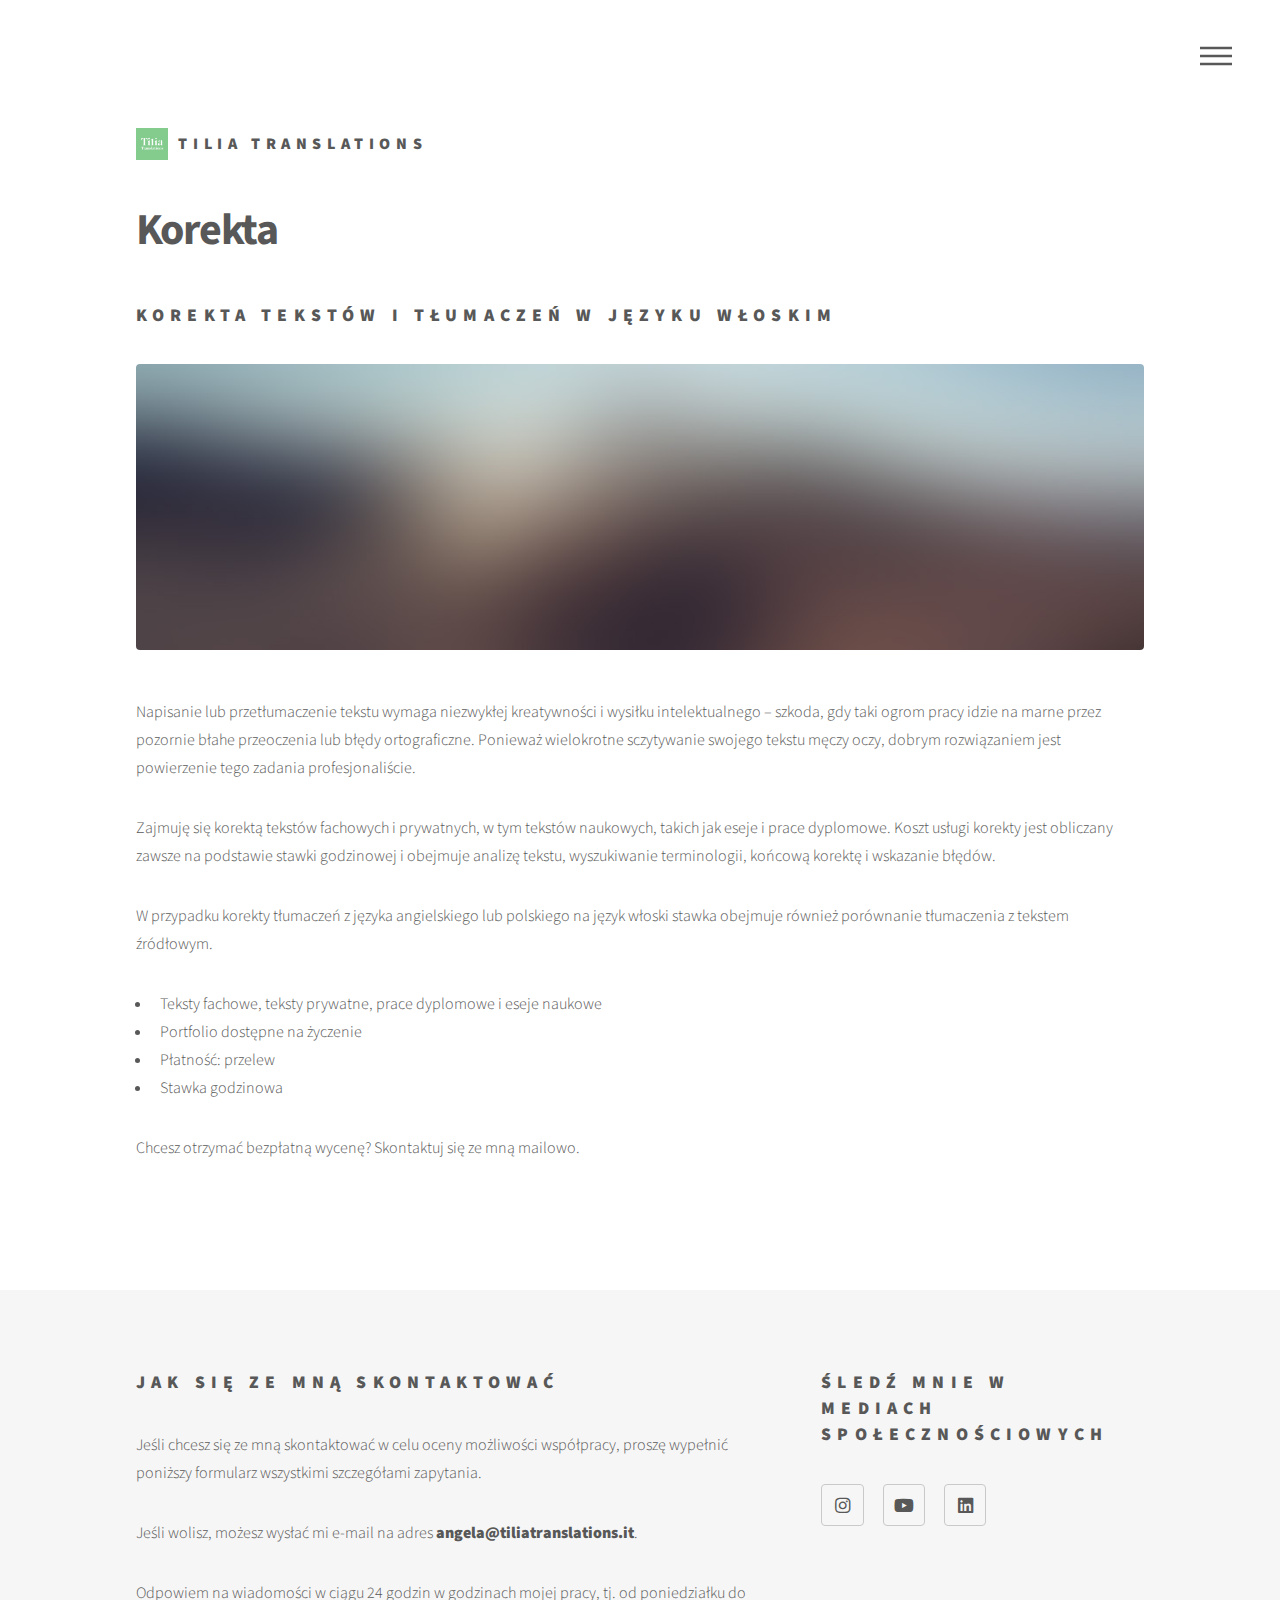
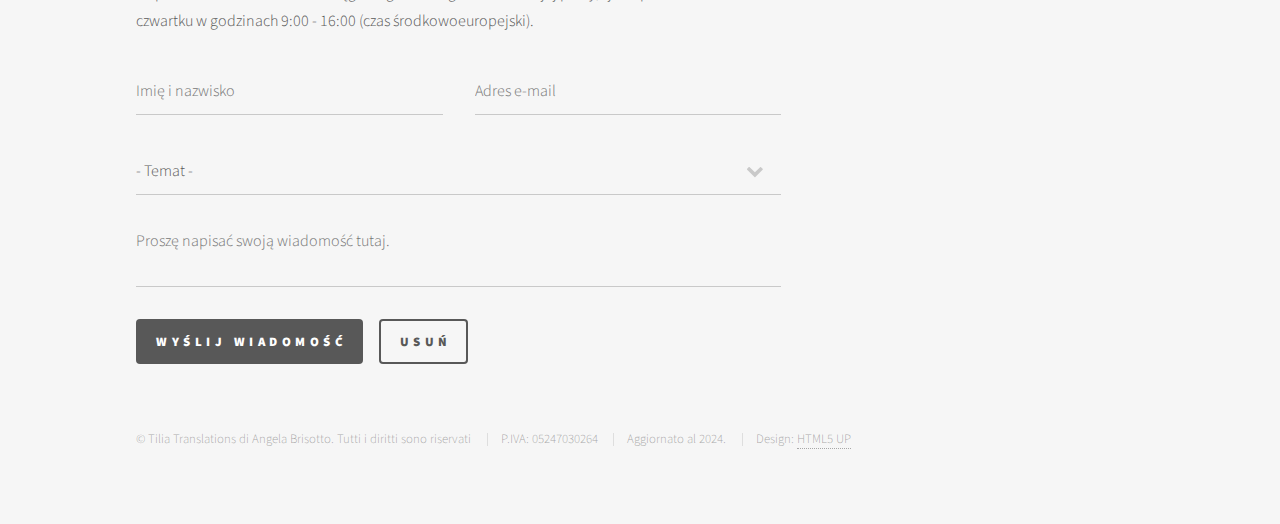
<file: korekta.html>
<!DOCTYPE HTML>
<!--
	Phantom by HTML5 UP
	html5up.net | @ajlkn
	Free for personal and commercial use under the CCA 3.0 license (html5up.net/license)
-->
<html>
	<head>
		<title>Korekta</title>
		<meta charset="utf-8" />
		<meta name="viewport" content="width=device-width, initial-scale=1, user-scalable=no" />
		<link rel="stylesheet" href="assets/css/main.css" />
		<noscript><link rel="stylesheet" href="assets/css/noscript.css" /></noscript>
	</head>
	<body class="is-preload">
		<!-- Wrapper -->
			<div id="wrapper">

				<!-- Header -->
					<header id="header">
						<div class="inner">

							<!-- Logo -->
								<a href="index.html" class="logo">
									<span class="symbol"><img src="images/Logo Tilia Translations.png" alt="" /></span><span class="title">TILIA TRANSLATIONS</span>
								</a>

							<!-- Nav -->
								<nav>
									<ul>
										<li><a href="#menu">Menu</a></li>
									</ul>
								</nav>

						</div>
					</header>

				<!-- Menu -->
					<nav id="menu">
						<h2>Menu</h2>
						<ul>
							<li><a href="index_pl.html">Home</a></li>
              <li><a href="index.html">Italiano</a></li>
              <li><a href="index_eng.html">English</a></li>
              <li><a href="o_mnie.html">O mnie</a></li>
              <li><a href="tłumaczenia.html">Tłumaczenia</a></li>
              <li><a href="transkrypcja.html">Transkrypcja nagrań</a></li>
              <li><a href="korekta.html">Korekta tekstów</a></li>
              <li><a href="rekomendacje_czytelnicze.html">Rekomendacje czytelnicze</a></li>
              <li><a href="https://www.youtube.com/channel/UCd56fXkhghdBQIMN6frP6lA">Playlist wideów</a></li>
              <li><a href="https://angelatiliatranslations.github.io/blog/">Blog</a></li>
              <li><a href="wiadomość.html">Wiadomość</a></li>
              <li><a href="newsletter_pl.html">Newsletter</a></li>
						</ul>
					</nav>

				<!-- Main -->
					<div id="main">
						<div class="inner">
							<h1>Korekta</h1>
							<h2>Korekta tekstów i tłumaczeń w języku włoskim</h2>
							<span class="image main"><img src="images/pic13.jpg" alt="" /></span>
							<p>Napisanie lub przetłumaczenie tekstu wymaga niezwykłej kreatywności i wysiłku intelektualnego – szkoda, gdy taki ogrom pracy idzie na marne przez pozornie błahe przeoczenia lub błędy ortograficzne. Ponieważ wielokrotne sczytywanie swojego tekstu męczy oczy, dobrym rozwiązaniem jest powierzenie tego zadania profesjonaliście.</p>
							<p>Zajmuję się korektą tekstów fachowych i prywatnych, w tym tekstów naukowych, takich jak eseje i prace dyplomowe. Koszt usługi korekty jest obliczany zawsze na podstawie stawki godzinowej i obejmuje analizę tekstu, wyszukiwanie terminologii, końcową korektę i wskazanie błędów.</p>
              <p>W przypadku korekty tłumaczeń z języka angielskiego lub polskiego na język włoski stawka obejmuje również porównanie tłumaczenia z tekstem źródłowym.</p>
             	 					<ul>
             	 					<li>Teksty fachowe, teksty prywatne, prace dyplomowe i eseje naukowe</li>
              						<li>Portfolio dostępne na życzenie</li>
              						<li>Płatność: przelew</li>
              						<li>Stawka godzinowa</li>
              						</ul>
             		 				<p>Chcesz otrzymać bezpłatną wycenę? Skontaktuj się ze mną mailowo.</p>
						</div>
					</div>

				<!-- Footer -->
					<footer id="footer">
						<div class="inner">
							<section>
								<h2>Jak się ze mną skontaktować</h2>
								<p>Jeśli chcesz się ze mną skontaktować w celu oceny możliwości współpracy, proszę wypełnić poniższy formularz wszystkimi szczegółami zapytania.</p>
								<p>Jeśli wolisz, możesz wysłać mi e-mail na adres <b>angela@tiliatranslations.it</b>.</p>
								<p>Odpowiem na wiadomości w ciągu 24 godzin w godzinach mojej pracy, tj. od poniedziałku do czwartku w godzinach 9:00 - 16:00 (czas środkowoeuropejski).</p>
								<form action="https://api.web3forms.com/submit" method="POST">
										<div class="row gtr-uniform">
											<div class="col-6 col-12-xsmall">
												<input type="text" name="Nome e cognome" id="demo-name" value="" placeholder="Imię i nazwisko" />
											</div>
											<div class="col-6 col-12-xsmall">
												<input type="email" name="Indirizzo email" id="demo-email" value="" placeholder="Adres e-mail" />
											</div>
											<div class="col-12">
												<select name="Oggetto" id="demo-category">
													<option value="">- Temat -</option>
													<option value="Traduzioni">Tłumaczenia pisemne</option>
													<option value="Trascrizioni">Transkrypcja nagrań</option>
													<option value="Revisioni">Korekta tekstów</option>
												</select>
											</div>
											<div class="col-12">
												<textarea name="Messaggio" id="demo-message" placeholder="Proszę napisać swoją wiadomość tutaj." rows="6"></textarea>
											</div>
											<div class="col-12">
												<ul class="actions">
													<li><input type="submit" value="Wyślij wiadomość" class="primary" /></li>
													<li><input type="reset" value="Usuń" /></li>
												</ul>
											</div>
											<input type="hidden" name="access_key" value="4a7f2b96-a7dc-4d44-9f9d-bad5a8b01941">
										</div>
									</form>
							</section>
							<section>
								<h2>Śledź mnie w mediach społecznościowych</h2>
								<ul class="icons">
									<li><a href="https://www.instagram.com/tiliatranslationsangela/" class="icon brands style2 fa-instagram"><span class="label">Instagram</span></a></li>
									<li><a href="https://www.youtube.com/channel/UCd56fXkhghdBQIMN6frP6lA" class="icon brands style2 fa-youtube"><span class="label">Youtube</span></a></li>
									<li><a href="https://www.linkedin.com/in/angela-brisotto" class="icon brands style2 fa-linkedin"><span class="label">LinkedIn</span></a></li>
								</ul>
							</section>
							<ul class="copyright">
								<li>&copy; Tilia Translations di Angela Brisotto. Tutti i diritti sono riservati</li>
								<li>P.IVA: 05247030264</li>
								<li>Aggiornato al 2024.</li>
								<li>Design: <a href="http://html5up.net">HTML5 UP</a></li>
							</ul>
						</div>
					</footer>

			</div>

		<!-- Scripts -->
			<script src="assets/js/jquery.min.js"></script>
			<script src="assets/js/browser.min.js"></script>
			<script src="assets/js/breakpoints.min.js"></script>
			<script src="assets/js/util.js"></script>
			<script src="assets/js/main.js"></script>

	</body>
</html>
</file>
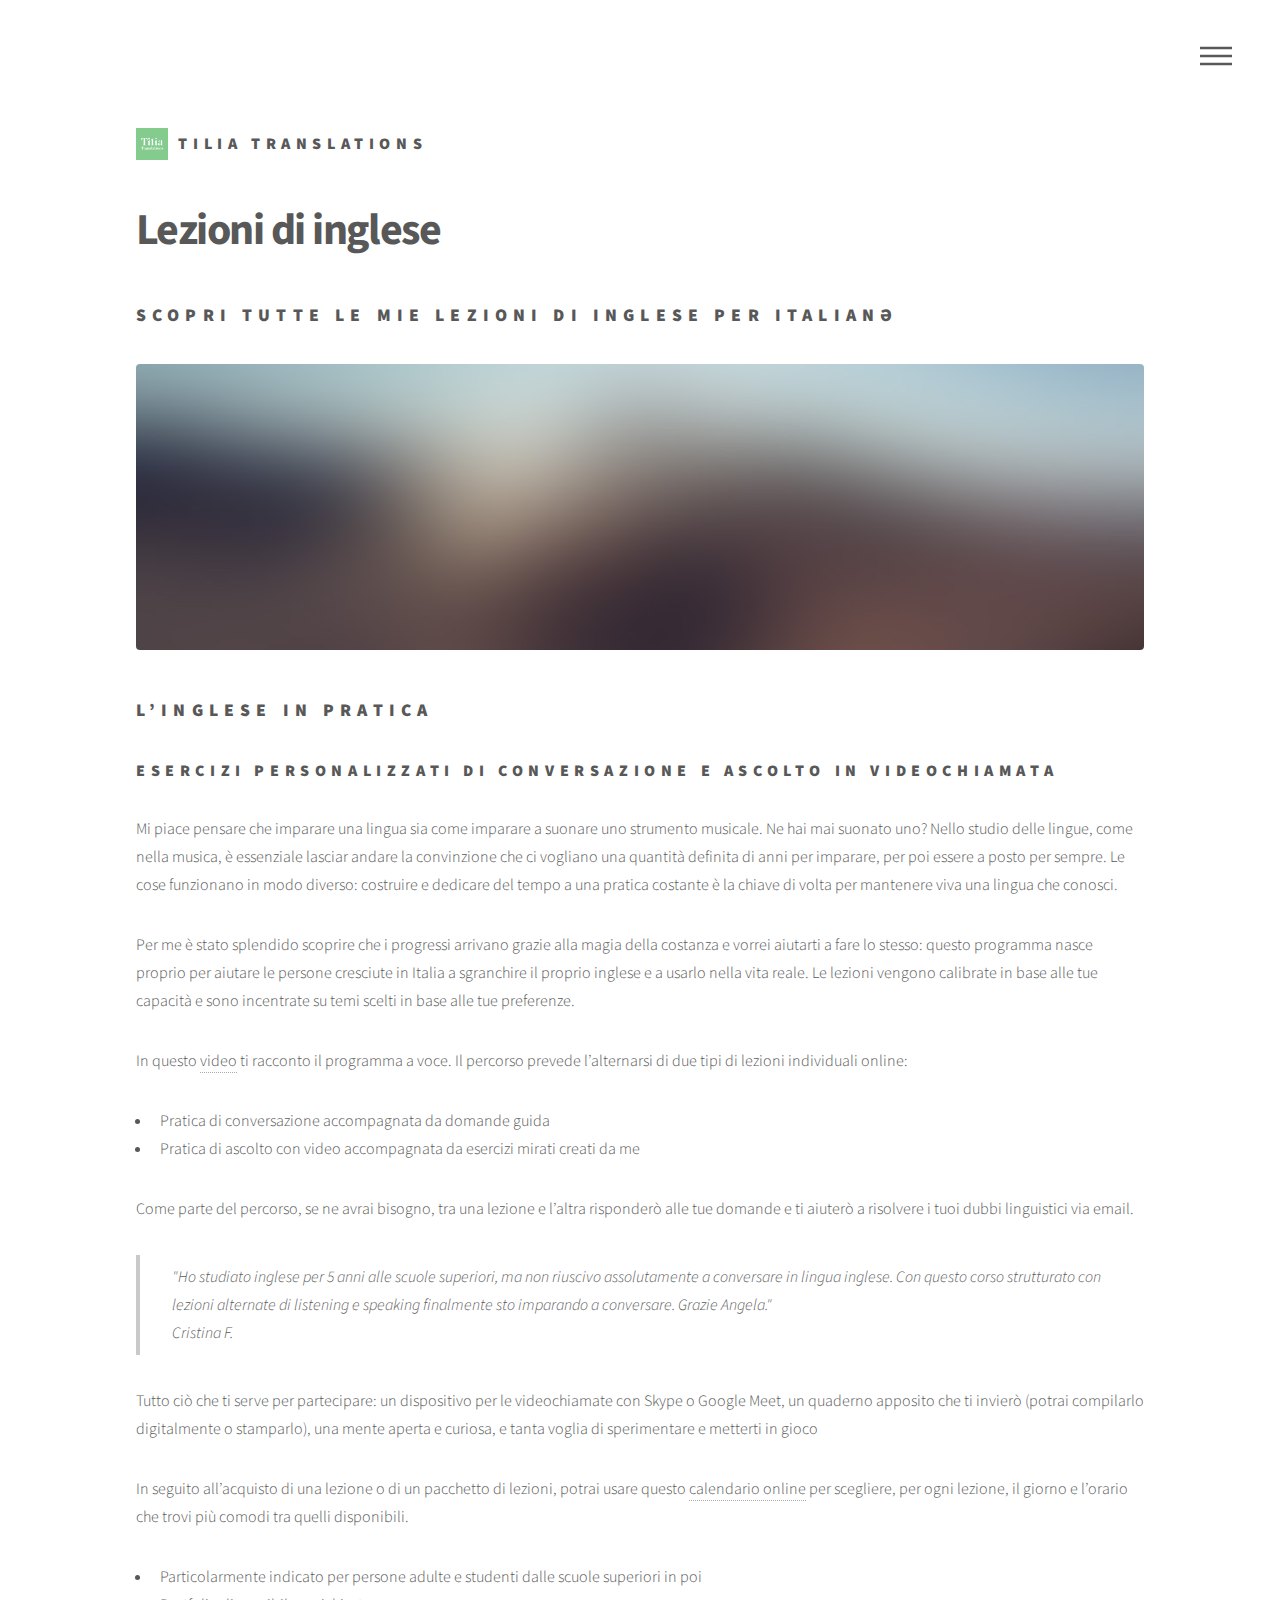
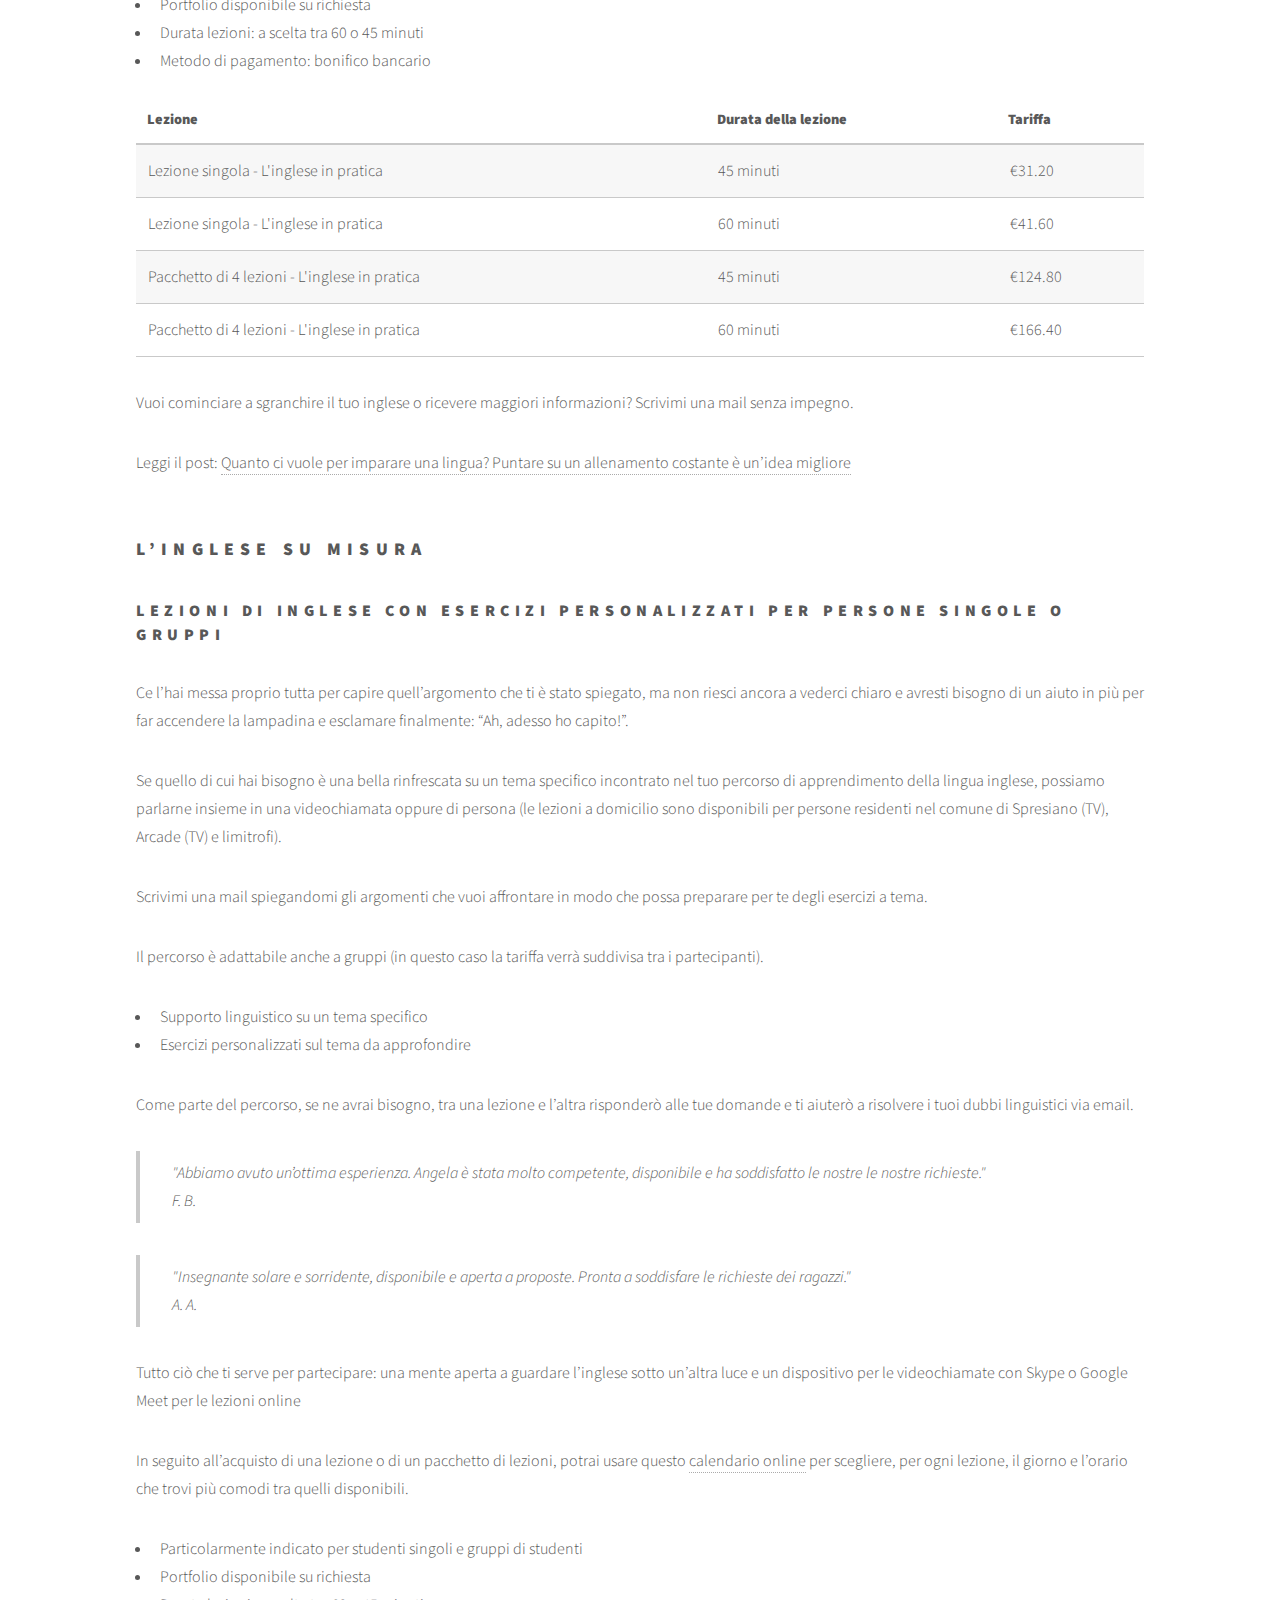
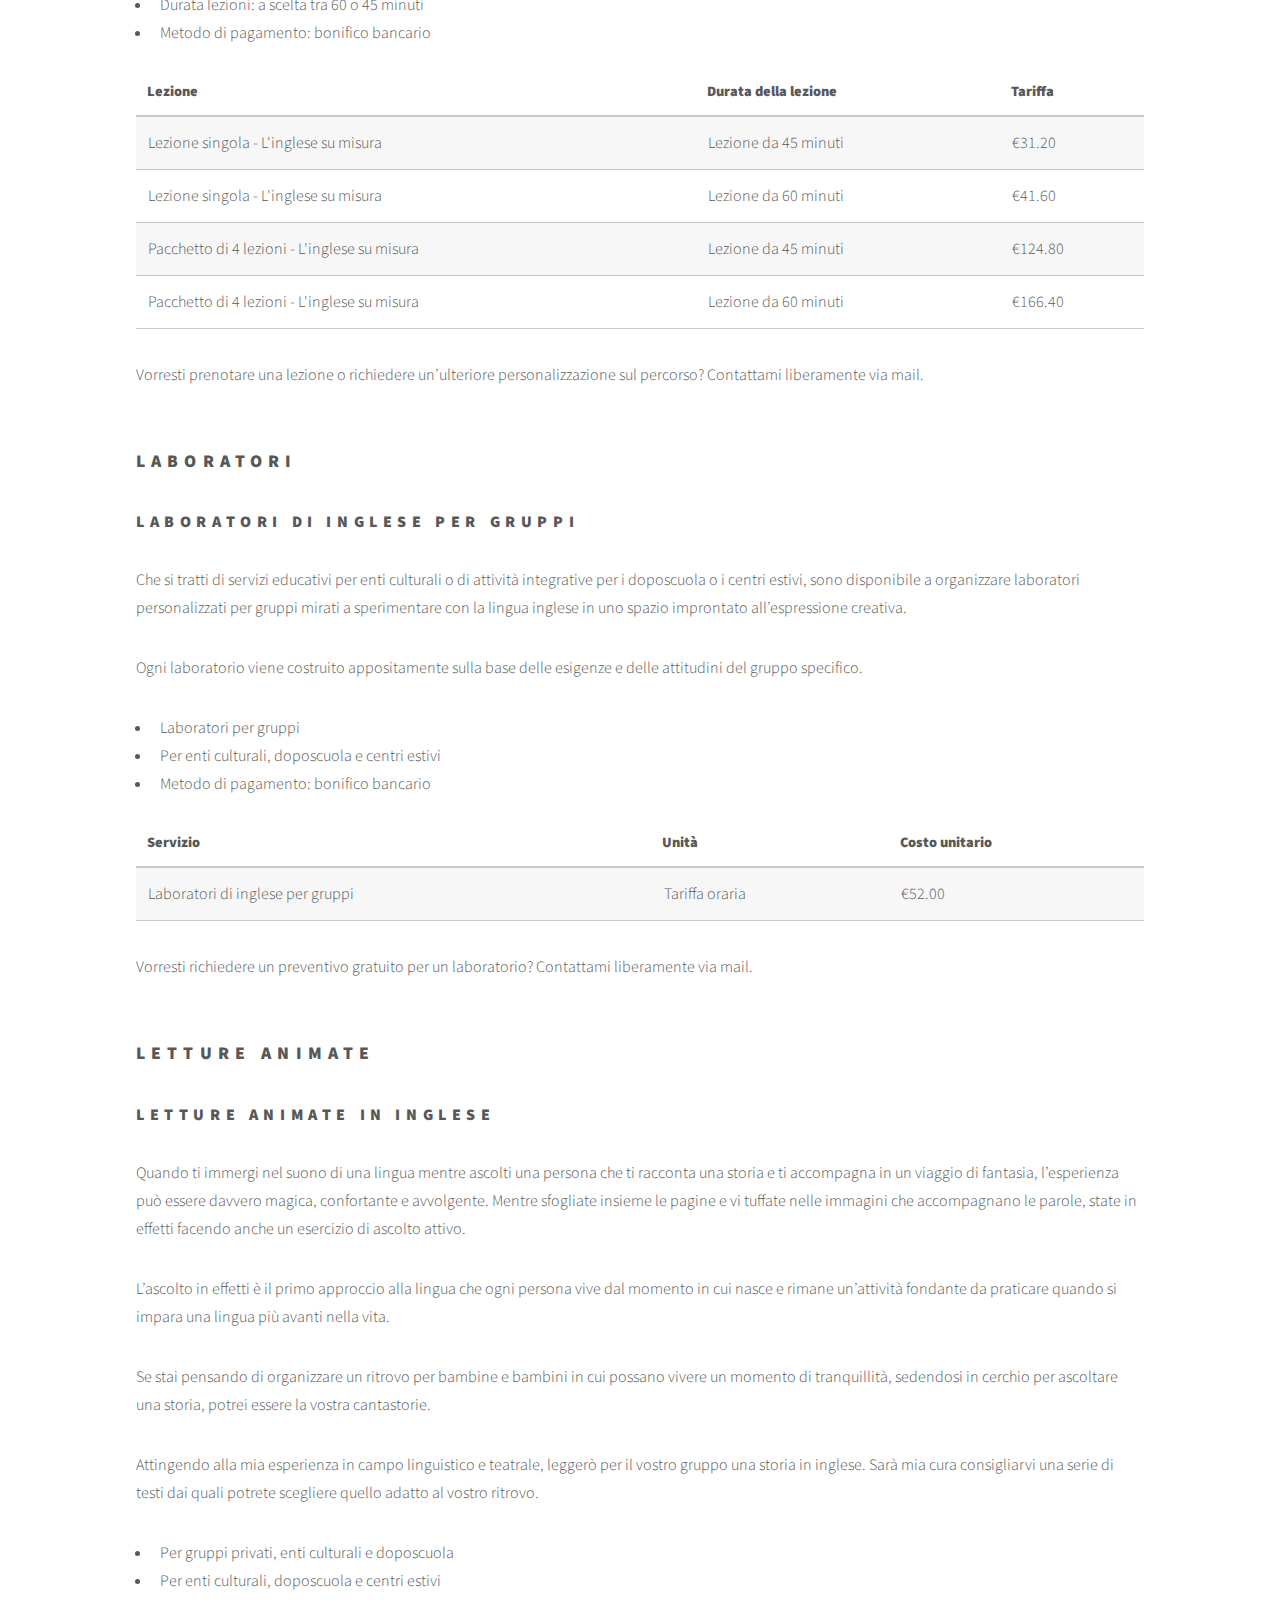
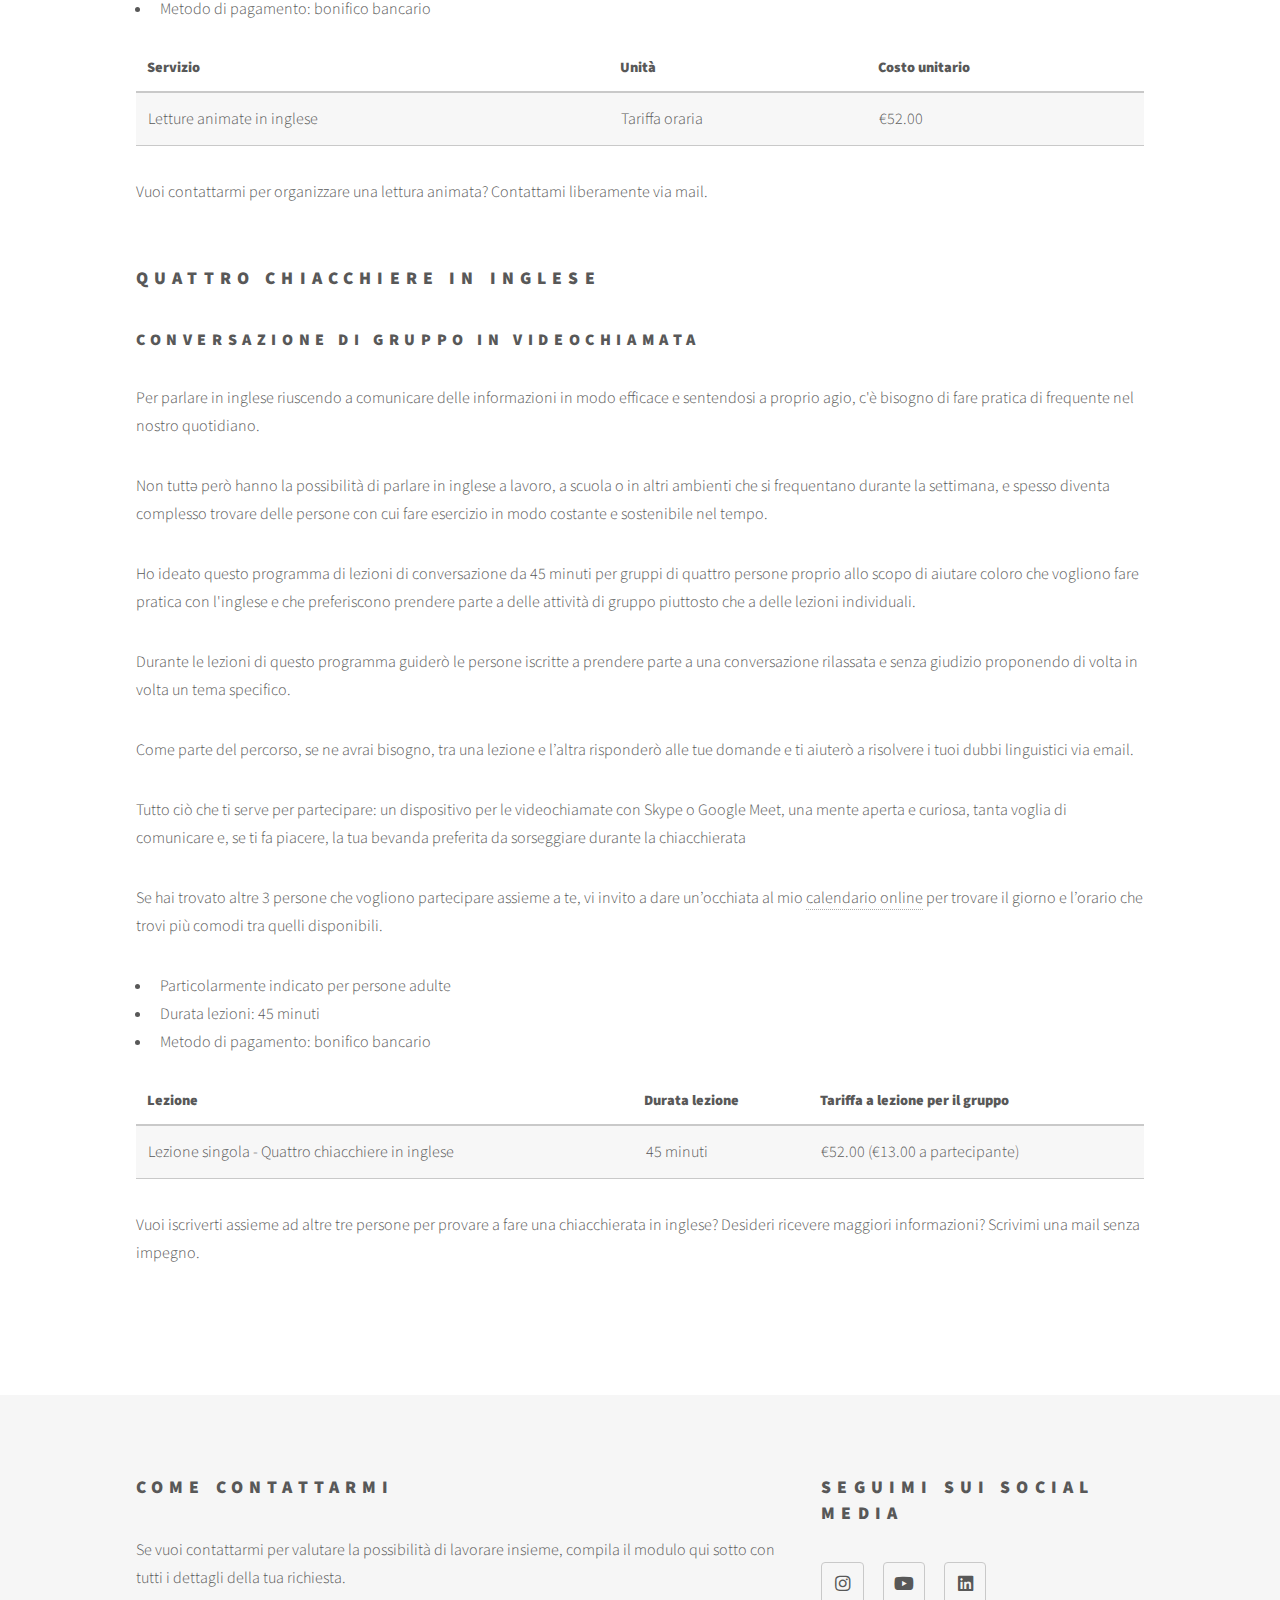
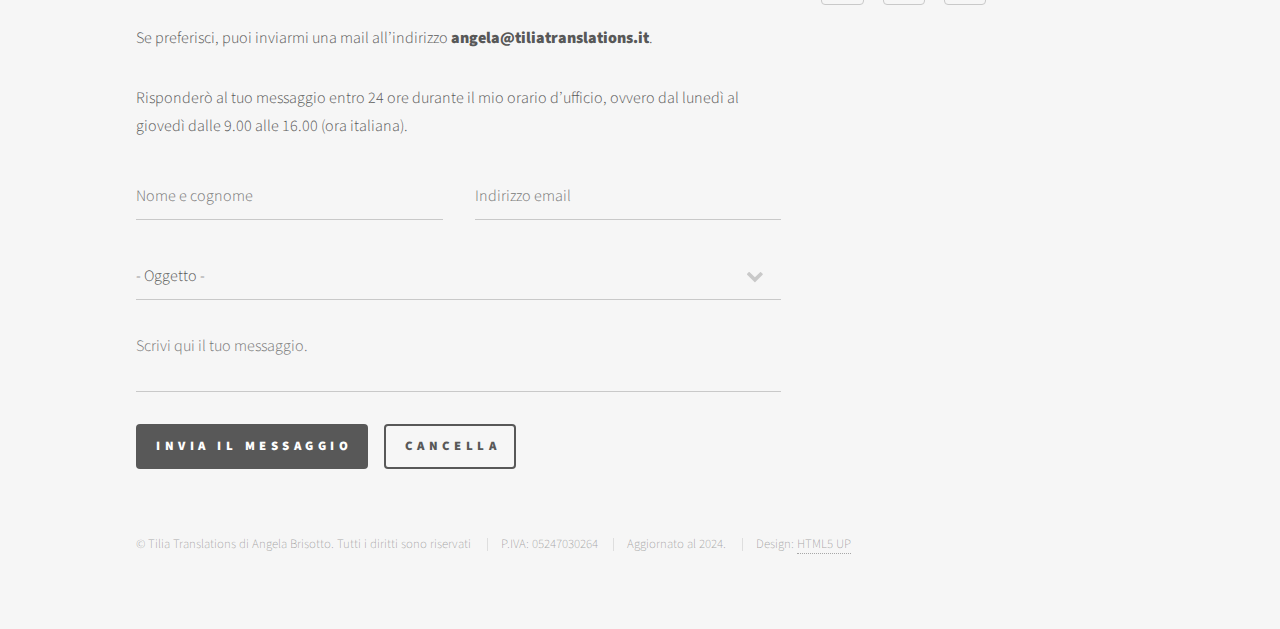
<file: lezioni_di_inglese.html>
<!DOCTYPE HTML>
<!--
	Phantom by HTML5 UP
	html5up.net | @ajlkn
	Free for personal and commercial use under the CCA 3.0 license (html5up.net/license)
-->
<html>
	<head>
		<title>Lezioni di inglese</title>
		<meta charset="utf-8" />
		<meta name="viewport" content="width=device-width, initial-scale=1, user-scalable=no" />
		<link rel="stylesheet" href="assets/css/main.css" />
		<noscript><link rel="stylesheet" href="assets/css/noscript.css" /></noscript>
	</head>
	<body class="is-preload">
		<!-- Wrapper -->
			<div id="wrapper">

				<!-- Header -->
					<header id="header">
						<div class="inner">

							<!-- Logo -->
								<a href="index.html" class="logo">
									<span class="symbol"><img src="images/Logo Tilia Translations.png" alt="" /></span><span class="title">TILIA TRANSLATIONS</span>
								</a>

							<!-- Nav -->
								<nav>
									<ul>
										<li><a href="#menu">Menu</a></li>
									</ul>
								</nav>

						</div>
					</header>

				<!-- Menu -->
					<nav id="menu">
						<h2>Menu</h2>
						<ul>
							<li><a href="index.html">Home</a></li>
							<li><a href="index_eng.html">English</a></li>
							<li><a href="index_pl.html">Polski</a></li>
							<li><a href="chisono.html">Chi sono</a></li>
							<li><a href="lezioni_di_inglese.html">Lezioni di inglese</a></li>
							<li><a href="traduzioni.html">Traduzioni</a></li>
							<li><a href="trascrizioni.html">Trascrizioni</a></li>
							<li><a href="revisioni.html">Revisioni</a></li>
							<li><a href="consigli_di_lettura.html">Consigli di lettura</a></li>
							<li><a href="https://www.youtube.com/channel/UCd56fXkhghdBQIMN6frP6lA">Risorse video</a></li>
							<li><a href="https://angelatiliatranslations.github.io/blog/">Blog</a></li>
							<li><a href="news_eventi.html">Aggiornamenti</a></li>
							<li><a href="newsletter.html">Newsletter</a></li>
						</ul>
					</nav>

				<!-- Main -->
					<div id="main">
						<div class="inner">
							<h1>Lezioni di inglese</h1>
							<h2>Scopri tutte le mie lezioni di inglese per italianə</h2>
							<span class="image main"><img src="images/pic13.jpg" alt="" /></span>
              <h2>L’inglese in pratica</h2>
              <h3>Esercizi personalizzati di conversazione e ascolto in videochiamata</h3>
							<p>Mi piace pensare che imparare una lingua sia come imparare a suonare uno strumento musicale. Ne hai mai suonato uno? Nello studio delle lingue, come nella musica, è essenziale lasciar andare la convinzione che ci vogliano una quantità definita di anni per imparare, per poi essere a posto per sempre. Le cose funzionano in modo diverso: costruire e dedicare del tempo a una pratica costante è la chiave di volta per mantenere viva una lingua che conosci.</p>
              <p>Per me è stato splendido scoprire che i progressi arrivano grazie alla magia della costanza e vorrei aiutarti a fare lo stesso: questo programma nasce proprio per aiutare le persone cresciute in Italia a sgranchire il proprio inglese e a usarlo nella vita reale. Le lezioni vengono calibrate in base alle tue capacità e sono incentrate su temi scelti in base alle tue preferenze.</p>
              <p>In questo <a href="https://www.youtube.com/watch?v=BRurCZQJ2YI">video</a> ti racconto il programma a voce. Il percorso prevede l’alternarsi di due tipi di lezioni individuali online:</p>
              <ul>
              <li>Pratica di conversazione accompagnata da domande guida</li>
              <li>Pratica di ascolto con video﻿ accompagnata da esercizi mirati creati da me</li>
              </ul>
              <p>Come parte del percorso, se ne avrai bisogno, tra una lezione e l’altra risponderò alle tue domande e ti aiuterò a risolvere i tuoi dubbi linguistici via email.</p>
              <blockquote>"Ho studiato inglese per 5 anni alle scuole superiori, ma non riuscivo assolutamente a conversare in lingua inglese. Con questo corso strutturato con lezioni alternate di listening e speaking finalmente sto imparando a conversare. Grazie Angela."<br>Cristina F.</blockquote>
              <p>Tutto ciò che ti serve per partecipare: un dispositivo per le videochiamate con Skype o Google Meet, un quaderno apposito che ti invierò (potrai compilarlo digitalmente o stamparlo), una mente aperta e curiosa, e tanta voglia di sperimentare e metterti in gioco</p>
              <p>In seguito all’acquisto di una lezione o di un pacchetto di lezioni, potrai usare questo <a href="https://calendly.com/tiliatranslationsangela/lezioni-di-inglese?month=2024-02">calendario online</a> per scegliere, per ogni lezione, il giorno e l’orario che trovi più comodi tra quelli disponibili.</p>
             	 					<ul>
             	 					<li>Particolarmente indicato per persone adulte e studenti dalle scuole superiori in poi</li>
              					<li>Portfolio disponibile su richiesta</li>
              					<li>Durata lezioni: a scelta tra 60 o 45 minuti</li>
              					<li>Metodo di pagamento: bonifico bancario</li>
              						</ul>
                        <div class="table-wrapper">
										<table>
											<thead>
												<tr>
													<th>Lezione</th>
													<th>Durata della lezione</th>
													<th>Tariffa</th>
												</tr>
											</thead>
											<tbody>
												<tr>
													<td>Lezione singola - L'inglese in pratica</td>
													<td>45 minuti</td>
													<td>€31.20</td>
												</tr>
												<tr>
													<td>Lezione singola - L'inglese in pratica</td>
													<td>60 minuti</td>
													<td>€41.60</td>
												</tr>
												<tr>
													<td>Pacchetto di 4 lezioni - L'inglese in pratica</td>
													<td>45 minuti</td>
													<td>€124.80</td>
												</tr>
												<tr>
													<td>Pacchetto di 4 lezioni - L'inglese in pratica</td>
													<td>60 minuti</td>
													<td>€166.40</td>
												</tr>
											</tbody>
										</table>
									</div>
             		 				<p>Vuoi cominciare a sgranchire il tuo inglese o ricevere maggiori informazioni? Scrivimi una mail senza impegno.</p>
              <p>Leggi il post: <a href="https://angelatiliatranslations.github.io/blog/quanto-ci-vuole-per-imparare-una-lingua-puntare-su-un-allenamento-costante-%C3%A8-un-idea-migliore">Quanto ci vuole per imparare una lingua? Puntare su un allenamento costante è un’idea migliore</a></p>
							<br>
							<h2>L’inglese su misura</h2>
              						<h3>Lezioni di inglese con esercizi personalizzati per persone singole o gruppi</h3>
							<p>Ce l’hai messa proprio tutta per capire quell’argomento che ti è stato spiegato, ma non riesci ancora a vederci chiaro e avresti bisogno di un aiuto in più per far accendere la lampadina e esclamare finalmente: “Ah, adesso ho capito!”.</p>
							<p>Se quello di cui hai bisogno è una bella rinfrescata su un tema specifico incontrato nel tuo percorso di apprendimento della lingua inglese, possiamo parlarne insieme in una videochiamata oppure di persona (le lezioni a domicilio sono disponibili per persone residenti nel comune di Spresiano (TV), Arcade (TV) e limitrofi).</p>
							<p>Scrivimi una mail spiegandomi gli argomenti che vuoi affrontare in modo che possa preparare per te degli esercizi a tema.</p>
							<p>Il percorso è adattabile anche a gruppi (in questo caso la tariffa verrà suddivisa tra i partecipanti).</p>
              <ul>
              <li>Supporto linguistico su un tema specifico</li>
              <li>Esercizi personalizzati sul tema da approfondire</li>
              </ul>
              <p>Come parte del percorso, se ne avrai bisogno, tra una lezione e l’altra risponderò alle tue domande e ti aiuterò a risolvere i tuoi dubbi linguistici via email.</p>
              <blockquote>"Abbiamo avuto un’ottima esperienza. Angela è stata molto competente, disponibile e ha soddisfatto le nostre le nostre richieste."<br>F. B.</blockquote>
		<blockquote>"Insegnante solare e sorridente, disponibile e aperta a proposte. Pronta a soddisfare le richieste dei ragazzi."<br>A. A.</blockquote>
              <p>Tutto ciò che ti serve per partecipare: una mente aperta a guardare l’inglese sotto un’altra luce e un dispositivo per le videochiamate con Skype o Google Meet per le lezioni online</p>
              <p>In seguito all’acquisto di una lezione o di un pacchetto di lezioni, potrai usare questo <a href="https://calendly.com/tiliatranslationsangela/lezioni-di-inglese?month=2024-02">calendario online</a> per scegliere, per ogni lezione, il giorno e l’orario che trovi più comodi tra quelli disponibili.</p>
             	 					<ul>
             	 					<li>Particolarmente indicato per studenti singoli e gruppi di studenti</li>
              					<li>Portfolio disponibile su richiesta</li>
              					<li>Durata lezioni: a scelta tra 60 o 45 minuti</li>
              					<li>Metodo di pagamento: bonifico bancario</li>
              						</ul>
                        <div class="table-wrapper">
										<table>
											<thead>
												<tr>
													<th>Lezione</th>
													<th>Durata della lezione</th>
													<th>Tariffa</th>
												</tr>
											</thead>
											<tbody>
												<tr>
													<td>Lezione singola - L'inglese su misura</td>
													<td>Lezione da 45 minuti</td>
													<td>€31.20</td>
												</tr>
												<tr>
													<td>Lezione singola - L'inglese su misura</td>
													<td>Lezione da 60 minuti</td>
													<td>€41.60</td>
												</tr>
												<tr>
													<td>Pacchetto di 4 lezioni - L'inglese su misura</td>
													<td>Lezione da 45 minuti</td>
													<td>€124.80</td>
												</tr>
												<tr>
													<td>Pacchetto di 4 lezioni - L'inglese su misura</td>
													<td>Lezione da 60 minuti</td>
													<td>€166.40</td>
												</tr>
											</tbody>
										</table>
									</div>
             		 				<p>Vorresti prenotare una lezione o richiedere un’ulteriore personalizzazione sul percorso? Contattami liberamente via mail.</p>
							<br>
							<h2>Laboratori</h2>
              						<h3>Laboratori di inglese per gruppi</h3>
							<p>Che si tratti di servizi educativi per enti culturali o di attività integrative per i doposcuola o i centri estivi, sono disponibile a organizzare laboratori personalizzati per gruppi mirati a sperimentare con la lingua inglese in uno spazio improntato all’espressione creativa.</p>
							<p>Ogni laboratorio viene costruito appositamente sulla base delle esigenze e delle attitudini del gruppo specifico.</p>
              <ul>
              <li>Laboratori per gruppi</li>
              <li>Per enti culturali, doposcuola e centri estivi</li>
		<li>Metodo di pagamento: bonifico bancario</li>
              </ul>
                        <div class="table-wrapper">
										<table>
											<thead>
												<tr>
													<th>Servizio</th>
													<th>Unità</th>
													<th>Costo unitario</th>
												</tr>
											</thead>
											<tbody>
												<tr>
													<td>Laboratori di inglese per gruppi</td>
													<td>Tariffa oraria</td>
													<td>€52.00</td>
												</tr>
											</tbody>
										</table>
									</div>
             		 				<p>Vorresti richiedere un preventivo gratuito per un laboratorio? Contattami liberamente via mail.</p>
							<br>
							<h2>Letture animate</h2>
              						<h3>Letture animate in inglese</h3>
							<p>Quando ti immergi nel suono di una lingua mentre ascolti una persona che ti racconta una storia e ti accompagna in un viaggio di fantasia, l’esperienza può essere davvero magica, confortante e avvolgente. Mentre sfogliate insieme le pagine e vi tuffate nelle immagini che accompagnano le parole, state in effetti facendo anche un esercizio di ascolto attivo.</p>
							<p>L’ascolto in effetti è il primo approccio alla lingua che ogni persona vive dal momento in cui nasce e rimane un’attività fondante da praticare quando si impara una lingua più avanti nella vita.</p>
							<p>Se stai pensando di organizzare un ritrovo per bambine e bambini in cui possano vivere un momento di tranquillità, sedendosi in cerchio per ascoltare una storia, potrei essere la vostra cantastorie.</p>
							<p>Attingendo alla mia esperienza in campo linguistico e teatrale, leggerò per il vostro gruppo una storia in inglese. Sarà mia cura consigliarvi una serie di testi dai quali potrete scegliere quello adatto al vostro ritrovo.</p>							
              <ul>
              <li>Per gruppi privati, enti culturali e doposcuola</li>
              <li>Per enti culturali, doposcuola e centri estivi</li>
		<li>Metodo di pagamento: bonifico bancario</li>
              </ul>
                        <div class="table-wrapper">
										<table>
											<thead>
												<tr>
													<th>Servizio</th>
													<th>Unità</th>
													<th>Costo unitario</th>
												</tr>
											</thead>
											<tbody>
												<tr>
													<td>Letture animate in inglese</td>
													<td>Tariffa oraria</td>
													<td>€52.00</td>
												</tr>
											</tbody>
										</table>
									</div>
             		 				<p>Vuoi contattarmi per organizzare una lettura animata? Contattami liberamente via mail.</p>
							<br>
							<h2>Quattro chiacchiere in inglese</h2>
              						<h3>Conversazione di gruppo in videochiamata</h3>
								<p>Per parlare in inglese riuscendo a comunicare delle informazioni in modo efficace e sentendosi a proprio agio, c'è bisogno di fare pratica di frequente nel nostro quotidiano.</p>
							<p>Non tuttә però hanno la possibilità di parlare in inglese a lavoro, a scuola o in altri ambienti che si frequentano durante la settimana, e spesso diventa complesso trovare delle persone con cui fare esercizio in modo costante e sostenibile nel tempo.</p>
							<p>Ho ideato questo programma di lezioni di conversazione da 45 minuti per gruppi di quattro persone proprio allo scopo di aiutare coloro che vogliono fare pratica con l'inglese e che preferiscono prendere parte a delle attività di gruppo piuttosto che a delle lezioni individuali.</p>
							<p>Durante le lezioni di questo programma guiderò le persone iscritte a prendere parte a una conversazione rilassata e senza giudizio proponendo di volta in volta un tema specifico.</p>
							<p>Come parte del percorso, se ne avrai bisogno, tra una lezione e l’altra risponderò alle tue domande e ti aiuterò a risolvere i tuoi dubbi linguistici via email.</p>
							<p>Tutto ciò che ti serve per partecipare: un dispositivo per le videochiamate con Skype o Google Meet, una mente aperta e curiosa, tanta voglia di comunicare e, se ti fa piacere, la tua bevanda preferita da sorseggiare durante la chiacchierata</p>
							<p>Se hai trovato altre 3 persone che vogliono partecipare assieme a te, vi invito a dare un’occhiata al mio <a href="https://calendly.com/tiliatranslationsangela/lezioni-di-inglese?month=2024-02">calendario online</a> per trovare il giorno e l’orario che trovi più comodi tra quelli disponibili.</p>
              <ul>
              <li>Particolarmente indicato per persone adulte</li>
              <li>Durata lezioni: 45 minuti</li>
		<li>Metodo di pagamento: bonifico bancario</li>
              </ul>
                        <div class="table-wrapper">
										<table>
											<thead>
												<tr>
													<th>Lezione</th>
													<th>Durata lezione</th>
													<th>Tariffa a lezione per il gruppo</th>
												</tr>
											</thead>
											<tbody>
												<tr>
													<td>Lezione singola - Quattro chiacchiere in inglese</td>
													<td>45 minuti</td>
													<td>€52.00 (€13.00 a partecipante)</td>
												</tr>
											</tbody>
										</table>
									</div>
             		 				<p>Vuoi iscriverti assieme ad altre tre persone per provare a fare una chiacchierata in inglese? Desideri ricevere maggiori informazioni? Scrivimi una mail senza impegno.</p>
						</div>
					</div>

				<!-- Footer -->
					<footer id="footer">
						<div class="inner">
							<section>
								<h2>Come contattarmi</h2>
								<p>Se vuoi contattarmi per valutare la possibilità di lavorare insieme, compila il modulo qui sotto con tutti i dettagli della tua richiesta.</p>
								<p>Se preferisci, puoi inviarmi una mail all’indirizzo <b>angela@tiliatranslations.it</b>.</p>
								<p>Risponderò al tuo messaggio entro 24 ore durante il mio orario d’ufficio, ovvero dal lunedì al giovedì dalle 9.00 alle 16.00 (ora italiana).</p>
								<form action="https://api.web3forms.com/submit" method="POST">
										<div class="row gtr-uniform">
											<div class="col-6 col-12-xsmall">
												<input type="text" name="Nome e cognome" id="demo-name" value="" placeholder="Nome e cognome" />
											</div>
											<div class="col-6 col-12-xsmall">
												<input type="email" name="Indirizzo email" id="demo-email" value="" placeholder="Indirizzo email" />
											</div>
											<div class="col-12">
												<select name="Oggetto" id="demo-category">
													<option value="">- Oggetto -</option>
													<option value="Lezioni o laboratori di inglese">Lezioni o laboratori di inglese</option>
													<option value="Traduzioni">Traduzioni</option>
													<option value="Trascrizioni">Trascrizioni</option>
													<option value="Revisioni">Revisioni</option>
												</select>
											</div>
											<div class="col-12">
												<textarea name="Messaggio" id="demo-message" placeholder="Scrivi qui il tuo messaggio." rows="6"></textarea>
											</div>
											<div class="col-12">
												<ul class="actions">
													<li><input type="submit" value="Invia il messaggio" class="primary" /></li>
													<li><input type="reset" value="Cancella" /></li>
												</ul>
											</div>
											<input type="hidden" name="access_key" value="4a7f2b96-a7dc-4d44-9f9d-bad5a8b01941">
										</div>
									</form>
							</section>
							<section>
								<h2>Seguimi sui social media</h2>
								<ul class="icons">
									<li><a href="https://www.instagram.com/tiliatranslationsangela/" class="icon brands style2 fa-instagram"><span class="label">Instagram</span></a></li>
									<li><a href="https://www.youtube.com/channel/UCd56fXkhghdBQIMN6frP6lA" class="icon brands style2 fa-youtube"><span class="label">Youtube</span></a></li>
									<li><a href="https://www.linkedin.com/in/angela-brisotto" class="icon brands style2 fa-linkedin"><span class="label">LinkedIn</span></a></li>
								</ul>
							</section>
							<ul class="copyright">
								<li>&copy; Tilia Translations di Angela Brisotto. Tutti i diritti sono riservati</li>
								<li>P.IVA: 05247030264</li>
								<li>Aggiornato al 2024.</li>
								<li>Design: <a href="http://html5up.net">HTML5 UP</a></li>
							</ul>
						</div>
					</footer>

			</div>

		<!-- Scripts -->
			<script src="assets/js/jquery.min.js"></script>
			<script src="assets/js/browser.min.js"></script>
			<script src="assets/js/breakpoints.min.js"></script>
			<script src="assets/js/util.js"></script>
			<script src="assets/js/main.js"></script>

	</body>
</html>
</file>
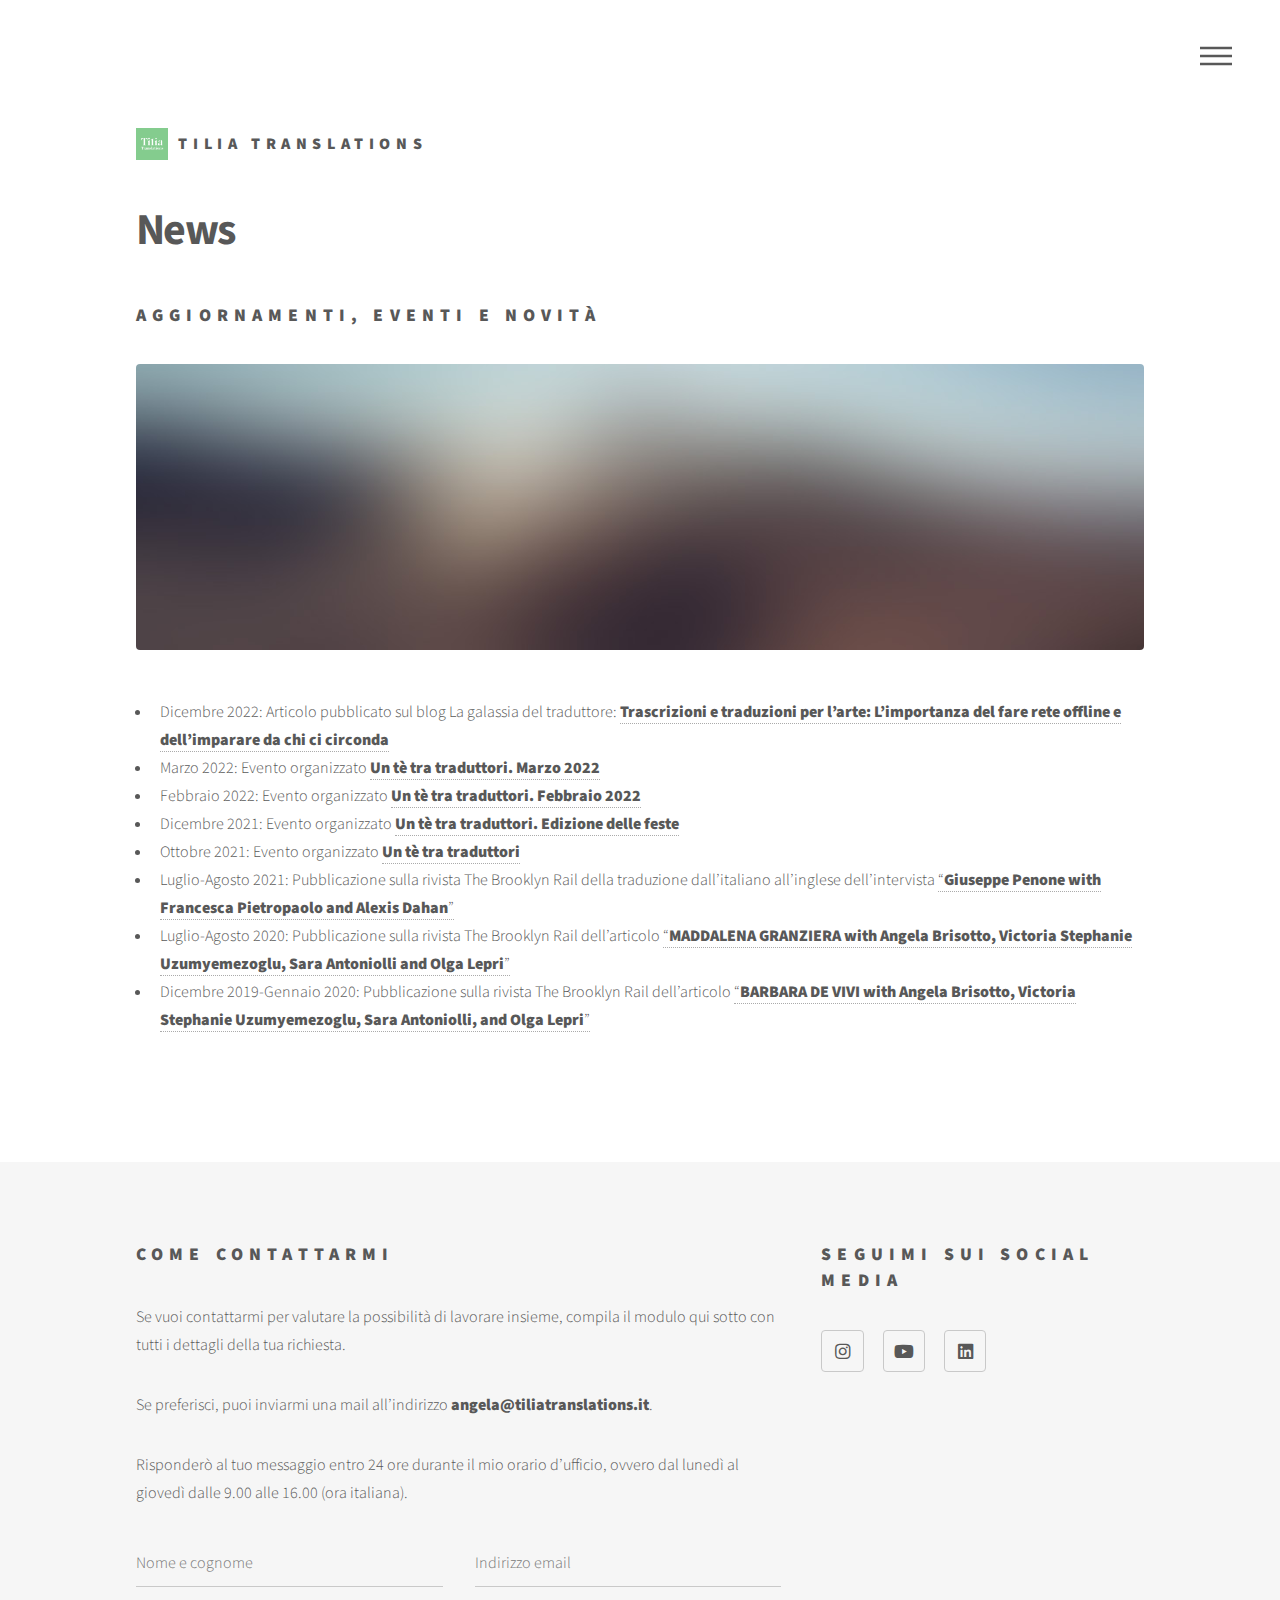
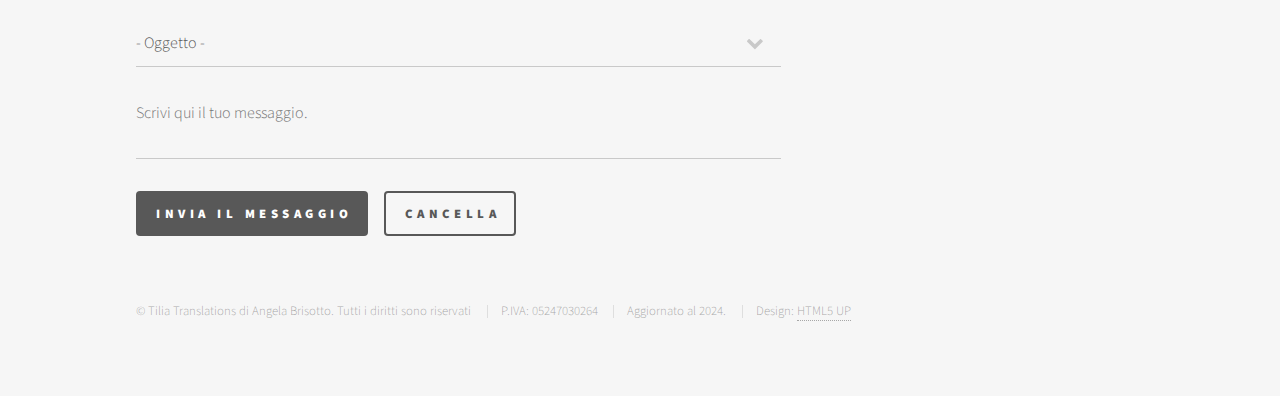
<file: news_eventi.html>
<!DOCTYPE HTML>
<!--
	Phantom by HTML5 UP
	html5up.net | @ajlkn
	Free for personal and commercial use under the CCA 3.0 license (html5up.net/license)
-->
<html>
	<head>
		<title>News</title>
		<meta charset="utf-8" />
		<meta name="viewport" content="width=device-width, initial-scale=1, user-scalable=no" />
		<link rel="stylesheet" href="assets/css/main.css" />
		<noscript><link rel="stylesheet" href="assets/css/noscript.css" /></noscript>
	</head>
	<body class="is-preload">
		<!-- Wrapper -->
			<div id="wrapper">

				<!-- Header -->
					<header id="header">
						<div class="inner">

							<!-- Logo -->
								<a href="index.html" class="logo">
									<span class="symbol"><img src="images/Logo Tilia Translations.png" alt="" /></span><span class="title">TILIA TRANSLATIONS</span>
								</a>

							<!-- Nav -->
								<nav>
									<ul>
										<li><a href="#menu">Menu</a></li>
									</ul>
								</nav>

						</div>
					</header>

				<!-- Menu -->
					<nav id="menu">
						<h2>Menu</h2>
						<ul>
							<li><a href="index.html">Home</a></li>
							<li><a href="index_eng.html">English</a></li>
							<li><a href="index_pl.html">Polski</a></li>
							<li><a href="chisono.html">Chi sono</a></li>
							<li><a href="lezioni_di_inglese.html">Lezioni di inglese</a></li>
							<li><a href="traduzioni.html">Traduzioni</a></li>
							<li><a href="trascrizioni.html">Trascrizioni</a></li>
							<li><a href="revisioni.html">Revisioni</a></li>
							<li><a href="consigli_di_lettura.html">Consigli di lettura</a></li>
							<li><a href="https://www.youtube.com/channel/UCd56fXkhghdBQIMN6frP6lA">Risorse video</a></li>
							<li><a href="https://angelatiliatranslations.github.io/blog/">Blog</a></li>
							<li><a href="news_eventi.html">Aggiornamenti</a></li>
							<li><a href="newsletter.html">Newsletter</a></li>
						</ul>
					</nav>

				<!-- Main -->
					<div id="main">
						<div class="inner">
							<h1>News</h1>
							<h2>Aggiornamenti, eventi e novità</h2>
							<span class="image main"><img src="images/pic13.jpg" alt="" /></span>
             	 					<ul>
             	 					<li>Dicembre 2022: Articolo pubblicato sul blog La galassia del traduttore: <a href="https://www.galassiadeltraduttore.blog/blog/trascrizioni-e-traduzioni-per-larte-limportanza-del-fare-rete-offline-e-dellimparare-da-chi-ci-circonda"><b>Trascrizioni e traduzioni per l’arte: L’importanza del fare rete offline e dell’imparare da chi ci circonda</b></a></li>
              					<li>Marzo 2022: Evento organizzato <a href="https://www.proz.com/powwow/7400"><b>Un tè tra traduttori. Marzo 2022</b></a></li>
                        <li>Febbraio 2022: Evento organizzato <a href="https://www.proz.com/powwow/7385"><b>Un tè tra traduttori. Febbraio 2022</b></a></li>
                        <li>Dicembre 2021: Evento organizzato <a href="https://www.proz.com/powwow/7369"><b>Un tè tra traduttori. Edizione delle feste</b></a></li>
                        <li>Ottobre 2021: Evento organizzato <a href="https://www.proz.com/powwow/7357"><b>Un tè tra traduttori</b></a></li>
                        <li>Luglio-Agosto 2021: Pubblicazione sulla rivista The Brooklyn Rail della traduzione dall’italiano all’inglese dell’intervista <a href="https://brooklynrail.org/2021/07/art/Giuseppe-Penone-with-Francesca-Pietropaolo-and-Alexis-Dahan">“<b>Giuseppe Penone with Francesca Pietropaolo and Alexis Dahan</b>”</a></li>
                        <li>Luglio-Agosto 2020: Pubblicazione sulla rivista The Brooklyn Rail dell’articolo <a href="https://brooklynrail.org/2020/07/art/MADDALENA-GRANZIERA-with-Angela-Brisotto-Victoria-Stephanie-Uzumyemezoglu-Sara-Antoniolli-and-Olga-Lepri">“<b>MADDALENA GRANZIERA with Angela Brisotto, Victoria Stephanie Uzumyemezoglu, Sara Antoniolli and Olga Lepri</b>”</a></li>
                        <li>Dicembre 2019-Gennaio 2020: Pubblicazione sulla rivista The Brooklyn Rail dell’articolo <a href="https://brooklynrail.org/2019/12/art/BARBARA-DE-VIVI-with-Angela-Brisotto-Victoria-Stephanie-Uzumyemezoglu-Sara-Antoniolli-Olga-Lepri">“<b>BARBARA DE VIVI with Angela Brisotto, Victoria Stephanie Uzumyemezoglu, Sara Antoniolli, and Olga Lepri</b>”</a></li>
                   </ul>
						</div>
					</div>

				<!-- Footer -->
					<footer id="footer">
						<div class="inner">
							<section>
								<h2>Come contattarmi</h2>
								<p>Se vuoi contattarmi per valutare la possibilità di lavorare insieme, compila il modulo qui sotto con tutti i dettagli della tua richiesta.</p>
								<p>Se preferisci, puoi inviarmi una mail all’indirizzo <b>angela@tiliatranslations.it</b>.</p>
								<p>Risponderò al tuo messaggio entro 24 ore durante il mio orario d’ufficio, ovvero dal lunedì al giovedì dalle 9.00 alle 16.00 (ora italiana).</p>
								<form action="https://api.web3forms.com/submit" method="POST">
										<div class="row gtr-uniform">
											<div class="col-6 col-12-xsmall">
												<input type="text" name="Nome e cognome" id="demo-name" value="" placeholder="Nome e cognome" />
											</div>
											<div class="col-6 col-12-xsmall">
												<input type="email" name="Indirizzo email" id="demo-email" value="" placeholder="Indirizzo email" />
											</div>
											<div class="col-12">
												<select name="Oggetto" id="demo-category">
													<option value="">- Oggetto -</option>
													<option value="Lezioni o laboratori di inglese">Lezioni o laboratori di inglese</option>
													<option value="Traduzioni">Traduzioni</option>
													<option value="Trascrizioni">Trascrizioni</option>
													<option value="Revisioni">Revisioni</option>
												</select>
											</div>
											<div class="col-12">
												<textarea name="Messaggio" id="demo-message" placeholder="Scrivi qui il tuo messaggio." rows="6"></textarea>
											</div>
											<div class="col-12">
												<ul class="actions">
													<li><input type="submit" value="Invia il messaggio" class="primary" /></li>
													<li><input type="reset" value="Cancella" /></li>
												</ul>
											</div>
											<input type="hidden" name="access_key" value="4a7f2b96-a7dc-4d44-9f9d-bad5a8b01941">
										</div>
									</form>
							</section>
							<section>
								<h2>Seguimi sui social media</h2>
								<ul class="icons">
									<li><a href="https://www.instagram.com/tiliatranslationsangela/" class="icon brands style2 fa-instagram"><span class="label">Instagram</span></a></li>
									<li><a href="https://www.youtube.com/channel/UCd56fXkhghdBQIMN6frP6lA" class="icon brands style2 fa-youtube"><span class="label">Youtube</span></a></li>
									<li><a href="https://www.linkedin.com/in/angela-brisotto" class="icon brands style2 fa-linkedin"><span class="label">LinkedIn</span></a></li>
								</ul>
							</section>
							<ul class="copyright">
								<li>&copy; Tilia Translations di Angela Brisotto. Tutti i diritti sono riservati</li>
								<li>P.IVA: 05247030264</li>
								<li>Aggiornato al 2024.</li>
								<li>Design: <a href="http://html5up.net">HTML5 UP</a></li>
							</ul>
						</div>
					</footer>

			</div>

		<!-- Scripts -->
			<script src="assets/js/jquery.min.js"></script>
			<script src="assets/js/browser.min.js"></script>
			<script src="assets/js/breakpoints.min.js"></script>
			<script src="assets/js/util.js"></script>
			<script src="assets/js/main.js"></script>

	</body>
</html>
</file>
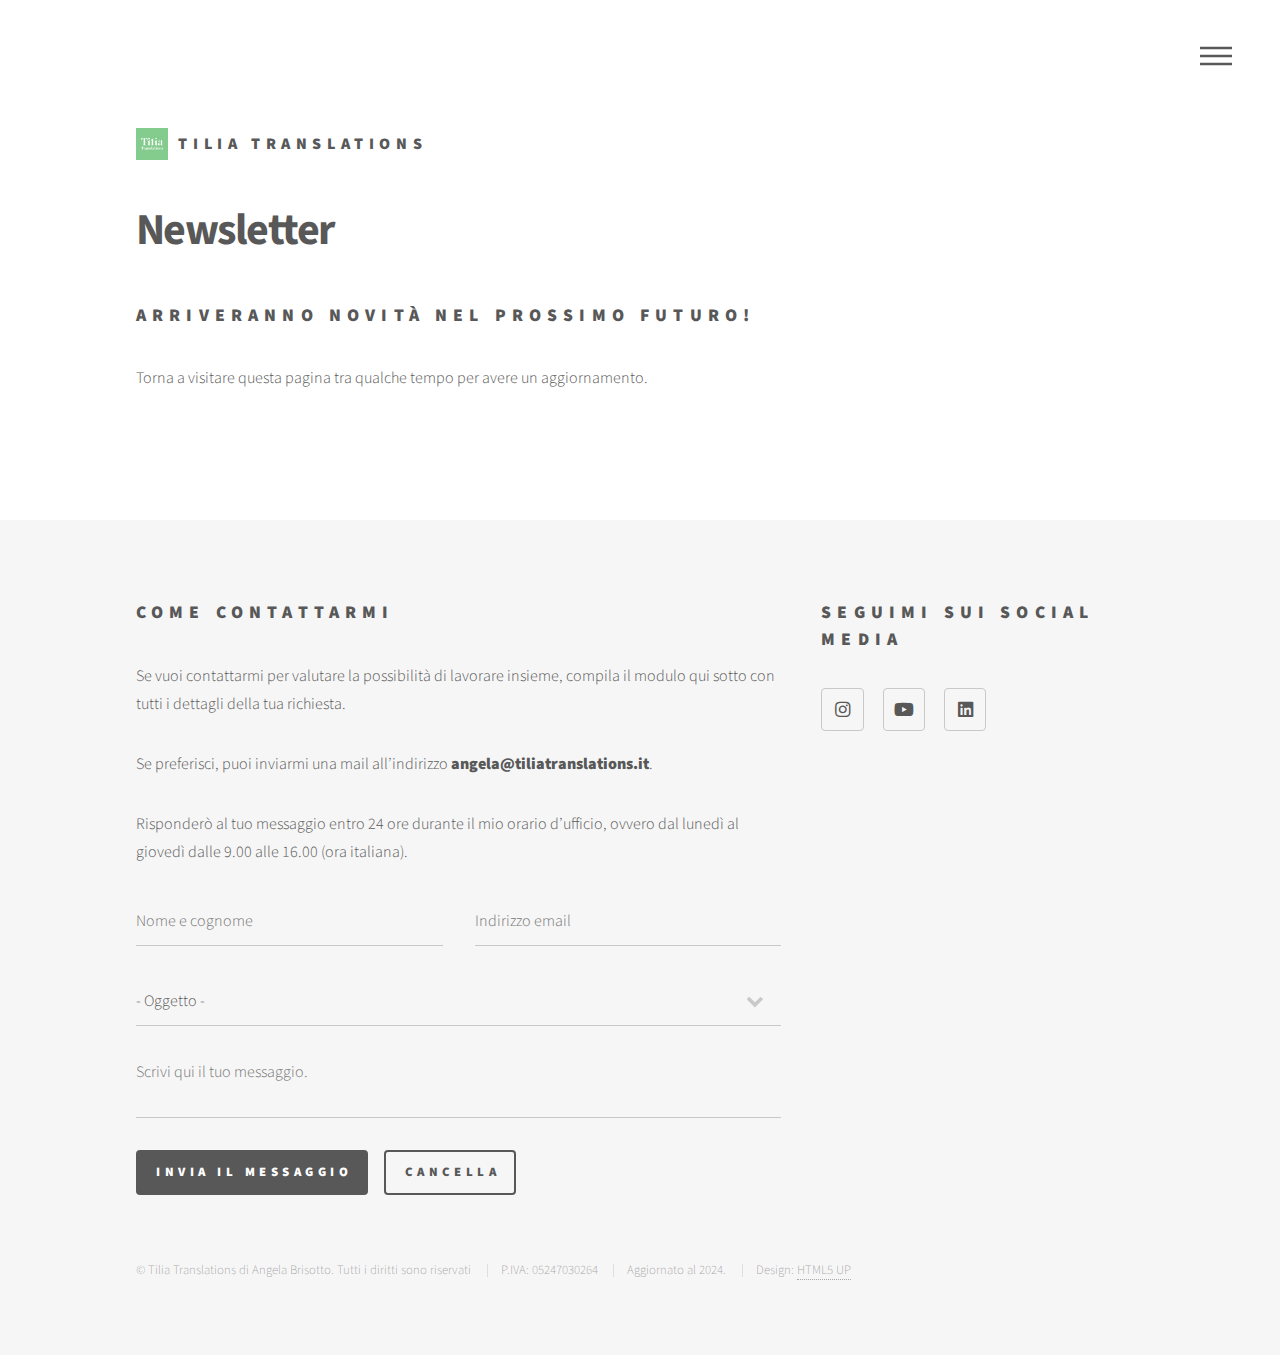
<file: newsletter.html>
<!DOCTYPE HTML>
<!--
	Phantom by HTML5 UP
	html5up.net | @ajlkn
	Free for personal and commercial use under the CCA 3.0 license (html5up.net/license)
-->
<html>
	<head>
		<title>Newsletter</title>
		<meta charset="utf-8" />
		<meta name="viewport" content="width=device-width, initial-scale=1, user-scalable=no" />
		<link rel="stylesheet" href="assets/css/main.css" />
		<noscript><link rel="stylesheet" href="assets/css/noscript.css" /></noscript>
	</head>
	<body class="is-preload">
		<!-- Wrapper -->
			<div id="wrapper">

				<!-- Header -->
					<header id="header">
						<div class="inner">

							<!-- Logo -->
								<a href="index.html" class="logo">
									<span class="symbol"><img src="images/Logo Tilia Translations.png" alt="" /></span><span class="title">TILIA TRANSLATIONS</span>
								</a>

							<!-- Nav -->
								<nav>
									<ul>
										<li><a href="#menu">Menu</a></li>
									</ul>
								</nav>

						</div>
					</header>

				<!-- Menu -->
					<nav id="menu">
						<h2>Menu</h2>
						<ul>
							<li><a href="index.html">Home</a></li>
							<li><a href="index_eng.html">English</a></li>
							<li><a href="index_pl.html">Polski</a></li>
							<li><a href="chisono.html">Chi sono</a></li>
							<li><a href="lezioni_di_inglese.html">Lezioni di inglese</a></li>
							<li><a href="traduzioni.html">Traduzioni</a></li>
							<li><a href="trascrizioni.html">Trascrizioni</a></li>
							<li><a href="revisioni.html">Revisioni</a></li>
							<li><a href="consigli_di_lettura.html">Consigli di lettura</a></li>
							<li><a href="https://www.youtube.com/channel/UCd56fXkhghdBQIMN6frP6lA">Risorse video</a></li>
							<li><a href="https://angelatiliatranslations.github.io/blog/">Blog</a></li>
							<li><a href="news_eventi.html">Aggiornamenti</a></li>
							<li><a href="newsletter.html">Newsletter</a></li>
						</ul>
					</nav>

				<!-- Main -->
					<div id="main">
						<div class="inner">
							<h1>Newsletter</h1>
							<h2>Arriveranno novità nel prossimo futuro!</h2>
              <p>Torna a visitare questa pagina tra qualche tempo per avere un aggiornamento.</p>
						</div>
					</div>

				<!-- Footer -->
					<footer id="footer">
						<div class="inner">
							<section>
								<h2>Come contattarmi</h2>
								<p>Se vuoi contattarmi per valutare la possibilità di lavorare insieme, compila il modulo qui sotto con tutti i dettagli della tua richiesta.</p>
								<p>Se preferisci, puoi inviarmi una mail all’indirizzo <b>angela@tiliatranslations.it</b>.</p>
								<p>Risponderò al tuo messaggio entro 24 ore durante il mio orario d’ufficio, ovvero dal lunedì al giovedì dalle 9.00 alle 16.00 (ora italiana).</p>
								<form action="https://api.web3forms.com/submit" method="POST">
										<div class="row gtr-uniform">
											<div class="col-6 col-12-xsmall">
												<input type="text" name="Nome e cognome" id="demo-name" value="" placeholder="Nome e cognome" />
											</div>
											<div class="col-6 col-12-xsmall">
												<input type="email" name="Indirizzo email" id="demo-email" value="" placeholder="Indirizzo email" />
											</div>
											<div class="col-12">
												<select name="Oggetto" id="demo-category">
													<option value="">- Oggetto -</option>
													<option value="Lezioni o laboratori di inglese">Lezioni o laboratori di inglese</option>
													<option value="Traduzioni">Traduzioni</option>
													<option value="Trascrizioni">Trascrizioni</option>
													<option value="Revisioni">Revisioni</option>
												</select>
											</div>
											<div class="col-12">
												<textarea name="Messaggio" id="demo-message" placeholder="Scrivi qui il tuo messaggio." rows="6"></textarea>
											</div>
											<div class="col-12">
												<ul class="actions">
													<li><input type="submit" value="Invia il messaggio" class="primary" /></li>
													<li><input type="reset" value="Cancella" /></li>
												</ul>
											</div>
											<input type="hidden" name="access_key" value="4a7f2b96-a7dc-4d44-9f9d-bad5a8b01941">
										</div>
									</form>
							</section>
							<section>
								<h2>Seguimi sui social media</h2>
								<ul class="icons">
									<li><a href="https://www.instagram.com/tiliatranslationsangela/" class="icon brands style2 fa-instagram"><span class="label">Instagram</span></a></li>
									<li><a href="https://www.youtube.com/channel/UCd56fXkhghdBQIMN6frP6lA" class="icon brands style2 fa-youtube"><span class="label">Youtube</span></a></li>
									<li><a href="https://www.linkedin.com/in/angela-brisotto" class="icon brands style2 fa-linkedin"><span class="label">LinkedIn</span></a></li>
								</ul>
							</section>
							<ul class="copyright">
								<li>&copy; Tilia Translations di Angela Brisotto. Tutti i diritti sono riservati</li>
								<li>P.IVA: 05247030264</li>
								<li>Aggiornato al 2024.</li>
								<li>Design: <a href="http://html5up.net">HTML5 UP</a></li>
							</ul>
						</div>
					</footer>

			</div>

		<!-- Scripts -->
			<script src="assets/js/jquery.min.js"></script>
			<script src="assets/js/browser.min.js"></script>
			<script src="assets/js/breakpoints.min.js"></script>
			<script src="assets/js/util.js"></script>
			<script src="assets/js/main.js"></script>

	</body>
</html>
</file>
<file: assets/css/noscript.css>
/*
	Phantom by HTML5 UP
	html5up.net | @ajlkn
	Free for personal and commercial use under the CCA 3.0 license (html5up.net/license)
*/

/* Tiles */

	body.is-preload .tiles article {
		-moz-transform: none;
		-webkit-transform: none;
		-ms-transform: none;
		transform: none;
		opacity: 1;
	}
</file>
<file: assets/css/main.css>
@import url(fontawesome-all.min.css);
@import url("https://fonts.googleapis.com/css?family=Source+Sans+Pro:300,700,900");

/*
	Phantom by HTML5 UP
	html5up.net | @ajlkn
	Free for personal and commercial use under the CCA 3.0 license (html5up.net/license)
*/

html, body, div, span, applet, object,
iframe, h1, h2, h3, h4, h5, h6, p, blockquote,
pre, a, abbr, acronym, address, big, cite,
code, del, dfn, em, img, ins, kbd, q, s, samp,
small, strike, strong, sub, sup, tt, var, b,
u, i, center, dl, dt, dd, ol, ul, li, fieldset,
form, label, legend, table, caption, tbody,
tfoot, thead, tr, th, td, article, aside,
canvas, details, embed, figure, figcaption,
footer, header, hgroup, menu, nav, output, ruby,
section, summary, time, mark, audio, video {
	margin: 0;
	padding: 0;
	border: 0;
	font-size: 100%;
	font: inherit;
	vertical-align: baseline;}

article, aside, details, figcaption, figure,
footer, header, hgroup, menu, nav, section {
	display: block;}

body {
	line-height: 1;
}

ol, ul {
	list-style: none;
}

blockquote, q {
	quotes: none;
}

	blockquote:before, blockquote:after, q:before, q:after {
		content: '';
		content: none;
	}

table {
	border-collapse: collapse;
	border-spacing: 0;
}

body {
	-webkit-text-size-adjust: none;
}

mark {
	background-color: transparent;
	color: inherit;
}

input::-moz-focus-inner {
	border: 0;
	padding: 0;
}

input, select, textarea {
	-moz-appearance: none;
	-webkit-appearance: none;
	-ms-appearance: none;
	appearance: none;
}

/* Basic */

	@-ms-viewport {
		width: device-width;
	}

	body {
		-ms-overflow-style: scrollbar;
	}

	@media screen and (max-width: 480px) {

		html, body {
			min-width: 320px;
		}

	}

	html {
		box-sizing: border-box;
	}

	*, *:before, *:after {
		box-sizing: inherit;
	}

	body {
		background: #ffffff;
	}

		body.is-preload *, body.is-preload *:before, body.is-preload *:after {
			-moz-animation: none !important;
			-webkit-animation: none !important;
			-ms-animation: none !important;
			animation: none !important;
			-moz-transition: none !important;
			-webkit-transition: none !important;
			-ms-transition: none !important;
			transition: none !important;
		}

/* Type */

	body, input, select, textarea {
		color: #585858;
		font-family: "Source Sans Pro", Helvetica, sans-serif;
		font-size: 16pt;
		font-weight: 300;
		line-height: 1.75;
	}

		@media screen and (max-width: 1680px) {

			body, input, select, textarea {
				font-size: 14pt;
			}

		}

		@media screen and (max-width: 1280px) {

			body, input, select, textarea {
				font-size: 12pt;
			}

		}

	a {
		-moz-transition: border-bottom-color 0.2s ease, color 0.2s ease;
		-webkit-transition: border-bottom-color 0.2s ease, color 0.2s ease;
		-ms-transition: border-bottom-color 0.2s ease, color 0.2s ease;
		transition: border-bottom-color 0.2s ease, color 0.2s ease;
		text-decoration: none;
		color: #585858;
		border-bottom: dotted 1px rgba(88, 88, 88, 0.5);
	}

		a:hover {
			border-bottom-color: transparent;
			color: #f2849e !important;
		}

	strong, b {
		font-weight: 900;
	}

	em, i {
		font-style: italic;
	}

	p {
		margin: 0 0 2em 0;
	}

	h1 {
		font-size: 2.75em;
		font-weight: 700;
		line-height: 1.3;
		margin: 0 0 1em 0;
		letter-spacing: -0.035em;
	}

		h1 a {
			color: inherit;
		}

		@media screen and (max-width: 736px) {

			h1 {
				font-size: 2em;
				margin: 0 0 1em 0;
			}

		}

		@media screen and (max-width: 360px) {

			h1 {
				font-size: 1.75em;
			}

		}

	h2, h3, h4, h5, h6 {
		font-weight: 900;
		line-height: 1.5;
		margin: 0 0 2em 0;
		text-transform: uppercase;
		letter-spacing: 0.35em;
	}

		h2 a, h3 a, h4 a, h5 a, h6 a {
			color: inherit;
		}

	h2 {
		font-size: 1.1em;
	}

	h3 {
		font-size: 1em;
	}

	h4 {
		font-size: 0.8em;
	}

	h5 {
		font-size: 0.8em;
	}

	h6 {
		font-size: 0.8em;
	}

	@media screen and (max-width: 980px) {

		h1 br, h2 br, h3 br, h4 br, h5 br, h6 br {
			display: none;
		}

	}

	@media screen and (max-width: 736px) {

		h2 {
			font-size: 1em;
		}

		h3 {
			font-size: 0.8em;
		}

	}

	sub {
		font-size: 0.8em;
		position: relative;
		top: 0.5em;
	}

	sup {
		font-size: 0.8em;
		position: relative;
		top: -0.5em;
	}

	blockquote {
		border-left: solid 4px #c9c9c9;
		font-style: italic;
		margin: 0 0 2em 0;
		padding: 0.5em 0 0.5em 2em;
	}

	code {
		background: rgba(144, 144, 144, 0.075);
		border-radius: 4px;
		border: solid 1px #c9c9c9;
		font-family: "Courier New", monospace;
		font-size: 0.9em;
		margin: 0 0.25em;
		padding: 0.25em 0.65em;
	}

	pre {
		-webkit-overflow-scrolling: touch;
		font-family: "Courier New", monospace;
		font-size: 0.9em;
		margin: 0 0 2em 0;
	}

		pre code {
			display: block;
			line-height: 1.75;
			padding: 1em 1.5em;
			overflow-x: auto;
		}

	hr {
		border: 0;
		border-bottom: solid 1px #c9c9c9;
		margin: 2em 0;
	}

		hr.major {
			margin: 3em 0;
		}

	.align-left {
		text-align: left;
	}

	.align-center {
		text-align: center;
	}

	.align-right {
		text-align: right;
	}

/* Row */

	.row {
		display: flex;
		flex-wrap: wrap;
		box-sizing: border-box;
		align-items: stretch;
	}

		.row > * {
			box-sizing: border-box;
		}

		.row.gtr-uniform > * > :last-child {
			margin-bottom: 0;
		}

		.row.aln-left {
			justify-content: flex-start;
		}

		.row.aln-center {
			justify-content: center;
		}

		.row.aln-right {
			justify-content: flex-end;
		}

		.row.aln-top {
			align-items: flex-start;
		}

		.row.aln-middle {
			align-items: center;
		}

		.row.aln-bottom {
			align-items: flex-end;
		}

		.row > .imp {
			order: -1;
		}

		.row > .col-1 {
			width: 8.33333%;
		}

		.row > .off-1 {
			margin-left: 8.33333%;
		}

		.row > .col-2 {
			width: 16.66667%;
		}

		.row > .off-2 {
			margin-left: 16.66667%;
		}

		.row > .col-3 {
			width: 25%;
		}

		.row > .off-3 {
			margin-left: 25%;
		}

		.row > .col-4 {
			width: 33.33333%;
		}

		.row > .off-4 {
			margin-left: 33.33333%;
		}

		.row > .col-5 {
			width: 41.66667%;
		}

		.row > .off-5 {
			margin-left: 41.66667%;
		}

		.row > .col-6 {
			width: 50%;
		}

		.row > .off-6 {
			margin-left: 50%;
		}

		.row > .col-7 {
			width: 58.33333%;
		}

		.row > .off-7 {
			margin-left: 58.33333%;
		}

		.row > .col-8 {
			width: 66.66667%;
		}

		.row > .off-8 {
			margin-left: 66.66667%;
		}

		.row > .col-9 {
			width: 75%;
		}

		.row > .off-9 {
			margin-left: 75%;
		}

		.row > .col-10 {
			width: 83.33333%;
		}

		.row > .off-10 {
			margin-left: 83.33333%;
		}

		.row > .col-11 {
			width: 91.66667%;
		}

		.row > .off-11 {
			margin-left: 91.66667%;
		}

		.row > .col-12 {
			width: 100%;
		}

		.row > .off-12 {
			margin-left: 100%;
		}

		.row.gtr-0 {
			margin-top: 0;
			margin-left: 0em;
		}

			.row.gtr-0 > * {
				padding: 0 0 0 0em;
			}

			.row.gtr-0.gtr-uniform {
				margin-top: 0em;
			}

				.row.gtr-0.gtr-uniform > * {
					padding-top: 0em;
				}

		.row.gtr-25 {
			margin-top: 0;
			margin-left: -0.5em;
		}

			.row.gtr-25 > * {
				padding: 0 0 0 0.5em;
			}

			.row.gtr-25.gtr-uniform {
				margin-top: -0.5em;
			}

				.row.gtr-25.gtr-uniform > * {
					padding-top: 0.5em;
				}

		.row.gtr-50 {
			margin-top: 0;
			margin-left: -1em;
		}

			.row.gtr-50 > * {
				padding: 0 0 0 1em;
			}

			.row.gtr-50.gtr-uniform {
				margin-top: -1em;
			}

				.row.gtr-50.gtr-uniform > * {
					padding-top: 1em;
				}

		.row {
			margin-top: 0;
			margin-left: -2em;
		}

			.row > * {
				padding: 0 0 0 2em;
			}

			.row.gtr-uniform {
				margin-top: -2em;
			}

				.row.gtr-uniform > * {
					padding-top: 2em;
				}

		.row.gtr-150 {
			margin-top: 0;
			margin-left: -3em;
		}

			.row.gtr-150 > * {
				padding: 0 0 0 3em;
			}

			.row.gtr-150.gtr-uniform {
				margin-top: -3em;
			}

				.row.gtr-150.gtr-uniform > * {
					padding-top: 3em;
				}

		.row.gtr-200 {
			margin-top: 0;
			margin-left: -4em;
		}

			.row.gtr-200 > * {
				padding: 0 0 0 4em;
			}

			.row.gtr-200.gtr-uniform {
				margin-top: -4em;
			}

				.row.gtr-200.gtr-uniform > * {
					padding-top: 4em;
				}

		@media screen and (max-width: 1680px) {

			.row {
				display: flex;
				flex-wrap: wrap;
				box-sizing: border-box;
				align-items: stretch;
			}

				.row > * {
					box-sizing: border-box;
				}

				.row.gtr-uniform > * > :last-child {
					margin-bottom: 0;
				}

				.row.aln-left {
					justify-content: flex-start;
				}

				.row.aln-center {
					justify-content: center;
				}

				.row.aln-right {
					justify-content: flex-end;
				}

				.row.aln-top {
					align-items: flex-start;
				}

				.row.aln-middle {
					align-items: center;
				}

				.row.aln-bottom {
					align-items: flex-end;
				}

				.row > .imp-xlarge {
					order: -1;
				}

				.row > .col-1-xlarge {
					width: 8.33333%;
				}

				.row > .off-1-xlarge {
					margin-left: 8.33333%;
				}

				.row > .col-2-xlarge {
					width: 16.66667%;
				}

				.row > .off-2-xlarge {
					margin-left: 16.66667%;
				}

				.row > .col-3-xlarge {
					width: 25%;
				}

				.row > .off-3-xlarge {
					margin-left: 25%;
				}

				.row > .col-4-xlarge {
					width: 33.33333%;
				}

				.row > .off-4-xlarge {
					margin-left: 33.33333%;
				}

				.row > .col-5-xlarge {
					width: 41.66667%;
				}

				.row > .off-5-xlarge {
					margin-left: 41.66667%;
				}

				.row > .col-6-xlarge {
					width: 50%;
				}

				.row > .off-6-xlarge {
					margin-left: 50%;
				}

				.row > .col-7-xlarge {
					width: 58.33333%;
				}

				.row > .off-7-xlarge {
					margin-left: 58.33333%;
				}

				.row > .col-8-xlarge {
					width: 66.66667%;
				}

				.row > .off-8-xlarge {
					margin-left: 66.66667%;
				}

				.row > .col-9-xlarge {
					width: 75%;
				}

				.row > .off-9-xlarge {
					margin-left: 75%;
				}

				.row > .col-10-xlarge {
					width: 83.33333%;
				}

				.row > .off-10-xlarge {
					margin-left: 83.33333%;
				}

				.row > .col-11-xlarge {
					width: 91.66667%;
				}

				.row > .off-11-xlarge {
					margin-left: 91.66667%;
				}

				.row > .col-12-xlarge {
					width: 100%;
				}

				.row > .off-12-xlarge {
					margin-left: 100%;
				}

				.row.gtr-0 {
					margin-top: 0;
					margin-left: 0em;
				}

					.row.gtr-0 > * {
						padding: 0 0 0 0em;
					}

					.row.gtr-0.gtr-uniform {
						margin-top: 0em;
					}

						.row.gtr-0.gtr-uniform > * {
							padding-top: 0em;
						}

				.row.gtr-25 {
					margin-top: 0;
					margin-left: -0.5em;
				}

					.row.gtr-25 > * {
						padding: 0 0 0 0.5em;
					}

					.row.gtr-25.gtr-uniform {
						margin-top: -0.5em;
					}

						.row.gtr-25.gtr-uniform > * {
							padding-top: 0.5em;
						}

				.row.gtr-50 {
					margin-top: 0;
					margin-left: -1em;
				}

					.row.gtr-50 > * {
						padding: 0 0 0 1em;
					}

					.row.gtr-50.gtr-uniform {
						margin-top: -1em;
					}

						.row.gtr-50.gtr-uniform > * {
							padding-top: 1em;
						}

				.row {
					margin-top: 0;
					margin-left: -2em;
				}

					.row > * {
						padding: 0 0 0 2em;
					}

					.row.gtr-uniform {
						margin-top: -2em;
					}

						.row.gtr-uniform > * {
							padding-top: 2em;
						}

				.row.gtr-150 {
					margin-top: 0;
					margin-left: -3em;
				}

					.row.gtr-150 > * {
						padding: 0 0 0 3em;
					}

					.row.gtr-150.gtr-uniform {
						margin-top: -3em;
					}

						.row.gtr-150.gtr-uniform > * {
							padding-top: 3em;
						}

				.row.gtr-200 {
					margin-top: 0;
					margin-left: -4em;
				}

					.row.gtr-200 > * {
						padding: 0 0 0 4em;
					}

					.row.gtr-200.gtr-uniform {
						margin-top: -4em;
					}

						.row.gtr-200.gtr-uniform > * {
							padding-top: 4em;
						}

		}

		@media screen and (max-width: 1280px) {

			.row {
				display: flex;
				flex-wrap: wrap;
				box-sizing: border-box;
				align-items: stretch;
			}

				.row > * {
					box-sizing: border-box;
				}

				.row.gtr-uniform > * > :last-child {
					margin-bottom: 0;
				}

				.row.aln-left {
					justify-content: flex-start;
				}

				.row.aln-center {
					justify-content: center;
				}

				.row.aln-right {
					justify-content: flex-end;
				}

				.row.aln-top {
					align-items: flex-start;
				}

				.row.aln-middle {
					align-items: center;
				}

				.row.aln-bottom {
					align-items: flex-end;
				}

				.row > .imp-large {
					order: -1;
				}

				.row > .col-1-large {
					width: 8.33333%;
				}

				.row > .off-1-large {
					margin-left: 8.33333%;
				}

				.row > .col-2-large {
					width: 16.66667%;
				}

				.row > .off-2-large {
					margin-left: 16.66667%;
				}

				.row > .col-3-large {
					width: 25%;
				}

				.row > .off-3-large {
					margin-left: 25%;
				}

				.row > .col-4-large {
					width: 33.33333%;
				}

				.row > .off-4-large {
					margin-left: 33.33333%;
				}

				.row > .col-5-large {
					width: 41.66667%;
				}

				.row > .off-5-large {
					margin-left: 41.66667%;
				}

				.row > .col-6-large {
					width: 50%;
				}

				.row > .off-6-large {
					margin-left: 50%;
				}

				.row > .col-7-large {
					width: 58.33333%;
				}

				.row > .off-7-large {
					margin-left: 58.33333%;
				}

				.row > .col-8-large {
					width: 66.66667%;
				}

				.row > .off-8-large {
					margin-left: 66.66667%;
				}

				.row > .col-9-large {
					width: 75%;
				}

				.row > .off-9-large {
					margin-left: 75%;
				}

				.row > .col-10-large {
					width: 83.33333%;
				}

				.row > .off-10-large {
					margin-left: 83.33333%;
				}

				.row > .col-11-large {
					width: 91.66667%;
				}

				.row > .off-11-large {
					margin-left: 91.66667%;
				}

				.row > .col-12-large {
					width: 100%;
				}

				.row > .off-12-large {
					margin-left: 100%;
				}

				.row.gtr-0 {
					margin-top: 0;
					margin-left: 0em;
				}

					.row.gtr-0 > * {
						padding: 0 0 0 0em;
					}

					.row.gtr-0.gtr-uniform {
						margin-top: 0em;
					}

						.row.gtr-0.gtr-uniform > * {
							padding-top: 0em;
						}

				.row.gtr-25 {
					margin-top: 0;
					margin-left: -0.5em;
				}

					.row.gtr-25 > * {
						padding: 0 0 0 0.5em;
					}

					.row.gtr-25.gtr-uniform {
						margin-top: -0.5em;
					}

						.row.gtr-25.gtr-uniform > * {
							padding-top: 0.5em;
						}

				.row.gtr-50 {
					margin-top: 0;
					margin-left: -1em;
				}

					.row.gtr-50 > * {
						padding: 0 0 0 1em;
					}

					.row.gtr-50.gtr-uniform {
						margin-top: -1em;
					}

						.row.gtr-50.gtr-uniform > * {
							padding-top: 1em;
						}

				.row {
					margin-top: 0;
					margin-left: -2em;
				}

					.row > * {
						padding: 0 0 0 2em;
					}

					.row.gtr-uniform {
						margin-top: -2em;
					}

						.row.gtr-uniform > * {
							padding-top: 2em;
						}

				.row.gtr-150 {
					margin-top: 0;
					margin-left: -3em;
				}

					.row.gtr-150 > * {
						padding: 0 0 0 3em;
					}

					.row.gtr-150.gtr-uniform {
						margin-top: -3em;
					}

						.row.gtr-150.gtr-uniform > * {
							padding-top: 3em;
						}

				.row.gtr-200 {
					margin-top: 0;
					margin-left: -4em;
				}

					.row.gtr-200 > * {
						padding: 0 0 0 4em;
					}

					.row.gtr-200.gtr-uniform {
						margin-top: -4em;
					}

						.row.gtr-200.gtr-uniform > * {
							padding-top: 4em;
						}

		}

		@media screen and (max-width: 980px) {

			.row {
				display: flex;
				flex-wrap: wrap;
				box-sizing: border-box;
				align-items: stretch;
			}

				.row > * {
					box-sizing: border-box;
				}

				.row.gtr-uniform > * > :last-child {
					margin-bottom: 0;
				}

				.row.aln-left {
					justify-content: flex-start;
				}

				.row.aln-center {
					justify-content: center;
				}

				.row.aln-right {
					justify-content: flex-end;
				}

				.row.aln-top {
					align-items: flex-start;
				}

				.row.aln-middle {
					align-items: center;
				}

				.row.aln-bottom {
					align-items: flex-end;
				}

				.row > .imp-medium {
					order: -1;
				}

				.row > .col-1-medium {
					width: 8.33333%;
				}

				.row > .off-1-medium {
					margin-left: 8.33333%;
				}

				.row > .col-2-medium {
					width: 16.66667%;
				}

				.row > .off-2-medium {
					margin-left: 16.66667%;
				}

				.row > .col-3-medium {
					width: 25%;
				}

				.row > .off-3-medium {
					margin-left: 25%;
				}

				.row > .col-4-medium {
					width: 33.33333%;
				}

				.row > .off-4-medium {
					margin-left: 33.33333%;
				}

				.row > .col-5-medium {
					width: 41.66667%;
				}

				.row > .off-5-medium {
					margin-left: 41.66667%;
				}

				.row > .col-6-medium {
					width: 50%;
				}

				.row > .off-6-medium {
					margin-left: 50%;
				}

				.row > .col-7-medium {
					width: 58.33333%;
				}

				.row > .off-7-medium {
					margin-left: 58.33333%;
				}

				.row > .col-8-medium {
					width: 66.66667%;
				}

				.row > .off-8-medium {
					margin-left: 66.66667%;
				}

				.row > .col-9-medium {
					width: 75%;
				}

				.row > .off-9-medium {
					margin-left: 75%;
				}

				.row > .col-10-medium {
					width: 83.33333%;
				}

				.row > .off-10-medium {
					margin-left: 83.33333%;
				}

				.row > .col-11-medium {
					width: 91.66667%;
				}

				.row > .off-11-medium {
					margin-left: 91.66667%;
				}

				.row > .col-12-medium {
					width: 100%;
				}

				.row > .off-12-medium {
					margin-left: 100%;
				}

				.row.gtr-0 {
					margin-top: 0;
					margin-left: 0em;
				}

					.row.gtr-0 > * {
						padding: 0 0 0 0em;
					}

					.row.gtr-0.gtr-uniform {
						margin-top: 0em;
					}

						.row.gtr-0.gtr-uniform > * {
							padding-top: 0em;
						}

				.row.gtr-25 {
					margin-top: 0;
					margin-left: -0.375em;
				}

					.row.gtr-25 > * {
						padding: 0 0 0 0.375em;
					}

					.row.gtr-25.gtr-uniform {
						margin-top: -0.375em;
					}

						.row.gtr-25.gtr-uniform > * {
							padding-top: 0.375em;
						}

				.row.gtr-50 {
					margin-top: 0;
					margin-left: -0.75em;
				}

					.row.gtr-50 > * {
						padding: 0 0 0 0.75em;
					}

					.row.gtr-50.gtr-uniform {
						margin-top: -0.75em;
					}

						.row.gtr-50.gtr-uniform > * {
							padding-top: 0.75em;
						}

				.row {
					margin-top: 0;
					margin-left: -1.5em;
				}

					.row > * {
						padding: 0 0 0 1.5em;
					}

					.row.gtr-uniform {
						margin-top: -1.5em;
					}

						.row.gtr-uniform > * {
							padding-top: 1.5em;
						}

				.row.gtr-150 {
					margin-top: 0;
					margin-left: -2.25em;
				}

					.row.gtr-150 > * {
						padding: 0 0 0 2.25em;
					}

					.row.gtr-150.gtr-uniform {
						margin-top: -2.25em;
					}

						.row.gtr-150.gtr-uniform > * {
							padding-top: 2.25em;
						}

				.row.gtr-200 {
					margin-top: 0;
					margin-left: -3em;
				}

					.row.gtr-200 > * {
						padding: 0 0 0 3em;
					}

					.row.gtr-200.gtr-uniform {
						margin-top: -3em;
					}

						.row.gtr-200.gtr-uniform > * {
							padding-top: 3em;
						}

		}

		@media screen and (max-width: 736px) {

			.row {
				display: flex;
				flex-wrap: wrap;
				box-sizing: border-box;
				align-items: stretch;
			}

				.row > * {
					box-sizing: border-box;
				}

				.row.gtr-uniform > * > :last-child {
					margin-bottom: 0;
				}

				.row.aln-left {
					justify-content: flex-start;
				}

				.row.aln-center {
					justify-content: center;
				}

				.row.aln-right {
					justify-content: flex-end;
				}

				.row.aln-top {
					align-items: flex-start;
				}

				.row.aln-middle {
					align-items: center;
				}

				.row.aln-bottom {
					align-items: flex-end;
				}

				.row > .imp-small {
					order: -1;
				}

				.row > .col-1-small {
					width: 8.33333%;
				}

				.row > .off-1-small {
					margin-left: 8.33333%;
				}

				.row > .col-2-small {
					width: 16.66667%;
				}

				.row > .off-2-small {
					margin-left: 16.66667%;
				}

				.row > .col-3-small {
					width: 25%;
				}

				.row > .off-3-small {
					margin-left: 25%;
				}

				.row > .col-4-small {
					width: 33.33333%;
				}

				.row > .off-4-small {
					margin-left: 33.33333%;
				}

				.row > .col-5-small {
					width: 41.66667%;
				}

				.row > .off-5-small {
					margin-left: 41.66667%;
				}

				.row > .col-6-small {
					width: 50%;
				}

				.row > .off-6-small {
					margin-left: 50%;
				}

				.row > .col-7-small {
					width: 58.33333%;
				}

				.row > .off-7-small {
					margin-left: 58.33333%;
				}

				.row > .col-8-small {
					width: 66.66667%;
				}

				.row > .off-8-small {
					margin-left: 66.66667%;
				}

				.row > .col-9-small {
					width: 75%;
				}

				.row > .off-9-small {
					margin-left: 75%;
				}

				.row > .col-10-small {
					width: 83.33333%;
				}

				.row > .off-10-small {
					margin-left: 83.33333%;
				}

				.row > .col-11-small {
					width: 91.66667%;
				}

				.row > .off-11-small {
					margin-left: 91.66667%;
				}

				.row > .col-12-small {
					width: 100%;
				}

				.row > .off-12-small {
					margin-left: 100%;
				}

				.row.gtr-0 {
					margin-top: 0;
					margin-left: 0em;
				}

					.row.gtr-0 > * {
						padding: 0 0 0 0em;
					}

					.row.gtr-0.gtr-uniform {
						margin-top: 0em;
					}

						.row.gtr-0.gtr-uniform > * {
							padding-top: 0em;
						}

				.row.gtr-25 {
					margin-top: 0;
					margin-left: -0.25em;
				}

					.row.gtr-25 > * {
						padding: 0 0 0 0.25em;
					}

					.row.gtr-25.gtr-uniform {
						margin-top: -0.25em;
					}

						.row.gtr-25.gtr-uniform > * {
							padding-top: 0.25em;
						}

				.row.gtr-50 {
					margin-top: 0;
					margin-left: -0.5em;
				}

					.row.gtr-50 > * {
						padding: 0 0 0 0.5em;
					}

					.row.gtr-50.gtr-uniform {
						margin-top: -0.5em;
					}

						.row.gtr-50.gtr-uniform > * {
							padding-top: 0.5em;
						}

				.row {
					margin-top: 0;
					margin-left: -1em;
				}

					.row > * {
						padding: 0 0 0 1em;
					}

					.row.gtr-uniform {
						margin-top: -1em;
					}

						.row.gtr-uniform > * {
							padding-top: 1em;
						}

				.row.gtr-150 {
					margin-top: 0;
					margin-left: -1.5em;
				}

					.row.gtr-150 > * {
						padding: 0 0 0 1.5em;
					}

					.row.gtr-150.gtr-uniform {
						margin-top: -1.5em;
					}

						.row.gtr-150.gtr-uniform > * {
							padding-top: 1.5em;
						}

				.row.gtr-200 {
					margin-top: 0;
					margin-left: -2em;
				}

					.row.gtr-200 > * {
						padding: 0 0 0 2em;
					}

					.row.gtr-200.gtr-uniform {
						margin-top: -2em;
					}

						.row.gtr-200.gtr-uniform > * {
							padding-top: 2em;
						}

		}

		@media screen and (max-width: 480px) {

			.row {
				display: flex;
				flex-wrap: wrap;
				box-sizing: border-box;
				align-items: stretch;
			}

				.row > * {
					box-sizing: border-box;
				}

				.row.gtr-uniform > * > :last-child {
					margin-bottom: 0;
				}

				.row.aln-left {
					justify-content: flex-start;
				}

				.row.aln-center {
					justify-content: center;
				}

				.row.aln-right {
					justify-content: flex-end;
				}

				.row.aln-top {
					align-items: flex-start;
				}

				.row.aln-middle {
					align-items: center;
				}

				.row.aln-bottom {
					align-items: flex-end;
				}

				.row > .imp-xsmall {
					order: -1;
				}

				.row > .col-1-xsmall {
					width: 8.33333%;
				}

				.row > .off-1-xsmall {
					margin-left: 8.33333%;
				}

				.row > .col-2-xsmall {
					width: 16.66667%;
				}

				.row > .off-2-xsmall {
					margin-left: 16.66667%;
				}

				.row > .col-3-xsmall {
					width: 25%;
				}

				.row > .off-3-xsmall {
					margin-left: 25%;
				}

				.row > .col-4-xsmall {
					width: 33.33333%;
				}

				.row > .off-4-xsmall {
					margin-left: 33.33333%;
				}

				.row > .col-5-xsmall {
					width: 41.66667%;
				}

				.row > .off-5-xsmall {
					margin-left: 41.66667%;
				}

				.row > .col-6-xsmall {
					width: 50%;
				}

				.row > .off-6-xsmall {
					margin-left: 50%;
				}

				.row > .col-7-xsmall {
					width: 58.33333%;
				}

				.row > .off-7-xsmall {
					margin-left: 58.33333%;
				}

				.row > .col-8-xsmall {
					width: 66.66667%;
				}

				.row > .off-8-xsmall {
					margin-left: 66.66667%;
				}

				.row > .col-9-xsmall {
					width: 75%;
				}

				.row > .off-9-xsmall {
					margin-left: 75%;
				}

				.row > .col-10-xsmall {
					width: 83.33333%;
				}

				.row > .off-10-xsmall {
					margin-left: 83.33333%;
				}

				.row > .col-11-xsmall {
					width: 91.66667%;
				}

				.row > .off-11-xsmall {
					margin-left: 91.66667%;
				}

				.row > .col-12-xsmall {
					width: 100%;
				}

				.row > .off-12-xsmall {
					margin-left: 100%;
				}

				.row.gtr-0 {
					margin-top: 0;
					margin-left: 0em;
				}

					.row.gtr-0 > * {
						padding: 0 0 0 0em;
					}

					.row.gtr-0.gtr-uniform {
						margin-top: 0em;
					}

						.row.gtr-0.gtr-uniform > * {
							padding-top: 0em;
						}

				.row.gtr-25 {
					margin-top: 0;
					margin-left: -0.25em;
				}

					.row.gtr-25 > * {
						padding: 0 0 0 0.25em;
					}

					.row.gtr-25.gtr-uniform {
						margin-top: -0.25em;
					}

						.row.gtr-25.gtr-uniform > * {
							padding-top: 0.25em;
						}

				.row.gtr-50 {
					margin-top: 0;
					margin-left: -0.5em;
				}

					.row.gtr-50 > * {
						padding: 0 0 0 0.5em;
					}

					.row.gtr-50.gtr-uniform {
						margin-top: -0.5em;
					}

						.row.gtr-50.gtr-uniform > * {
							padding-top: 0.5em;
						}

				.row {
					margin-top: 0;
					margin-left: -1em;
				}

					.row > * {
						padding: 0 0 0 1em;
					}

					.row.gtr-uniform {
						margin-top: -1em;
					}

						.row.gtr-uniform > * {
							padding-top: 1em;
						}

				.row.gtr-150 {
					margin-top: 0;
					margin-left: -1.5em;
				}

					.row.gtr-150 > * {
						padding: 0 0 0 1.5em;
					}

					.row.gtr-150.gtr-uniform {
						margin-top: -1.5em;
					}

						.row.gtr-150.gtr-uniform > * {
							padding-top: 1.5em;
						}

				.row.gtr-200 {
					margin-top: 0;
					margin-left: -2em;
				}

					.row.gtr-200 > * {
						padding: 0 0 0 2em;
					}

					.row.gtr-200.gtr-uniform {
						margin-top: -2em;
					}

						.row.gtr-200.gtr-uniform > * {
							padding-top: 2em;
						}

		}

/* Section/Article */

	section.special, article.special {
		text-align: center;
	}

	header p {
		margin-top: -1em;
	}

	@media screen and (max-width: 736px) {

		header p {
			margin-top: 0;
		}

	}

/* Icon */

	.icon {
		text-decoration: none;
		border-bottom: none;
		position: relative;
	}

		.icon:before {
			-moz-osx-font-smoothing: grayscale;
			-webkit-font-smoothing: antialiased;
			display: inline-block;
			font-style: normal;
			font-variant: normal;
			text-rendering: auto;
			line-height: 1;
			text-transform: none !important;
			font-family: 'Font Awesome 5 Free';
			font-weight: 400;
		}

		.icon > .label {
			display: none;
		}

		.icon:before {
			line-height: inherit;
		}

		.icon.solid:before {
			font-weight: 900;
		}

		.icon.brands:before {
			font-family: 'Font Awesome 5 Brands';
		}

		.icon.style2 {
			-moz-transition: background-color 0.2s ease-in-out, color 0.2s ease-in-out, border-color 0.2s ease-in-out;
			-webkit-transition: background-color 0.2s ease-in-out, color 0.2s ease-in-out, border-color 0.2s ease-in-out;
			-ms-transition: background-color 0.2s ease-in-out, color 0.2s ease-in-out, border-color 0.2s ease-in-out;
			transition: background-color 0.2s ease-in-out, color 0.2s ease-in-out, border-color 0.2s ease-in-out;
			background-color: transparent;
			border: solid 1px #c9c9c9;
			border-radius: 4px;
			width: 2.65em;
			height: 2.65em;
			display: inline-block;
			text-align: center;
			line-height: 2.65em;
			color: inherit;
		}

			.icon.style2:before {
				font-size: 1.1em;
			}

			.icon.style2:hover {
				color: #f2849e;
				border-color: #f2849e;
			}

			.icon.style2:active {
				background-color: rgba(242, 132, 158, 0.1);
			}

/* List */

	ol {
		list-style: decimal;
		margin: 0 0 2em 0;
		padding-left: 1.25em;
	}

		ol li {
			padding-left: 0.25em;
		}

	ul {
		list-style: disc;
		margin: 0 0 2em 0;
		padding-left: 1em;
	}

		ul li {
			padding-left: 0.5em;
		}

		ul.alt {
			list-style: none;
			padding-left: 0;
		}

			ul.alt li {
				border-top: solid 1px #c9c9c9;
				padding: 0.5em 0;
			}

				ul.alt li:first-child {
					border-top: 0;
					padding-top: 0;
				}

	dl {
		margin: 0 0 2em 0;
	}

		dl dt {
			display: block;
			font-weight: 900;
			margin: 0 0 1em 0;
		}

		dl dd {
			margin-left: 2em;
		}

/* Actions */

	ul.actions {
		display: -moz-flex;
		display: -webkit-flex;
		display: -ms-flex;
		display: flex;
		cursor: default;
		list-style: none;
		margin-left: -1em;
		padding-left: 0;
	}

		ul.actions li {
			padding: 0 0 0 1em;
			vertical-align: middle;
		}

		ul.actions.special {
			-moz-justify-content: center;
			-webkit-justify-content: center;
			-ms-justify-content: center;
			justify-content: center;
			width: 100%;
			margin-left: 0;
		}

			ul.actions.special li:first-child {
				padding-left: 0;
			}

		ul.actions.stacked {
			-moz-flex-direction: column;
			-webkit-flex-direction: column;
			-ms-flex-direction: column;
			flex-direction: column;
			margin-left: 0;
		}

			ul.actions.stacked li {
				padding: 1.3em 0 0 0;
			}

				ul.actions.stacked li:first-child {
					padding-top: 0;
				}

		ul.actions.fit {
			width: calc(100% + 1em);
		}

			ul.actions.fit li {
				-moz-flex-grow: 1;
				-webkit-flex-grow: 1;
				-ms-flex-grow: 1;
				flex-grow: 1;
				-moz-flex-shrink: 1;
				-webkit-flex-shrink: 1;
				-ms-flex-shrink: 1;
				flex-shrink: 1;
				width: 100%;
			}

				ul.actions.fit li > * {
					width: 100%;
				}

			ul.actions.fit.stacked {
				width: 100%;
			}

		@media screen and (max-width: 480px) {

			ul.actions:not(.fixed) {
				-moz-flex-direction: column;
				-webkit-flex-direction: column;
				-ms-flex-direction: column;
				flex-direction: column;
				margin-left: 0;
				width: 100% !important;
			}

				ul.actions:not(.fixed) li {
					-moz-flex-grow: 1;
					-webkit-flex-grow: 1;
					-ms-flex-grow: 1;
					flex-grow: 1;
					-moz-flex-shrink: 1;
					-webkit-flex-shrink: 1;
					-ms-flex-shrink: 1;
					flex-shrink: 1;
					padding: 1em 0 0 0;
					text-align: center;
					width: 100%;
				}

					ul.actions:not(.fixed) li > * {
						width: 100%;
					}

					ul.actions:not(.fixed) li:first-child {
						padding-top: 0;
					}

					ul.actions:not(.fixed) li input[type="submit"],
					ul.actions:not(.fixed) li input[type="reset"],
					ul.actions:not(.fixed) li input[type="button"],
					ul.actions:not(.fixed) li button,
					ul.actions:not(.fixed) li .button {
						width: 100%;
					}

						ul.actions:not(.fixed) li input[type="submit"].icon:before,
						ul.actions:not(.fixed) li input[type="reset"].icon:before,
						ul.actions:not(.fixed) li input[type="button"].icon:before,
						ul.actions:not(.fixed) li button.icon:before,
						ul.actions:not(.fixed) li .button.icon:before {
							margin-left: -0.5rem;
						}

		}

/* Icons */

	ul.icons {
		cursor: default;
		list-style: none;
		padding-left: 0;
		margin: -1em 0 2em -1em;
	}

		ul.icons li {
			display: inline-block;
			padding: 1em 0 0 1em;
		}

/* Form */

	form {
		margin: 0 0 2em 0;
		overflow-x: hidden;
	}

		form > :last-child {
			margin-bottom: 0;
		}

		form > .fields {
			display: -moz-flex;
			display: -webkit-flex;
			display: -ms-flex;
			display: flex;
			-moz-flex-wrap: wrap;
			-webkit-flex-wrap: wrap;
			-ms-flex-wrap: wrap;
			flex-wrap: wrap;
			width: calc(100% + 3em);
			margin: -1.5em 0 2em -1.5em;
		}

			form > .fields > .field {
				-moz-flex-grow: 0;
				-webkit-flex-grow: 0;
				-ms-flex-grow: 0;
				flex-grow: 0;
				-moz-flex-shrink: 0;
				-webkit-flex-shrink: 0;
				-ms-flex-shrink: 0;
				flex-shrink: 0;
				padding: 1.5em 0 0 1.5em;
				width: calc(100% - 1.5em);
			}

				form > .fields > .field.half {
					width: calc(50% - 0.75em);
				}

				form > .fields > .field.third {
					width: calc(100%/3 - 0.5em);
				}

				form > .fields > .field.quarter {
					width: calc(25% - 0.375em);
				}

		@media screen and (max-width: 480px) {

			form > .fields {
				width: calc(100% + 3em);
				margin: -1.5em 0 2em -1.5em;
			}

				form > .fields > .field {
					padding: 1.5em 0 0 1.5em;
					width: calc(100% - 1.5em);
				}

					form > .fields > .field.half {
						width: calc(100% - 1.5em);
					}

					form > .fields > .field.third {
						width: calc(100% - 1.5em);
					}

					form > .fields > .field.quarter {
						width: calc(100% - 1.5em);
					}

		}

	label {
		display: block;
		font-size: 0.9em;
		font-weight: 900;
		margin: 0 0 1em 0;
	}

	input[type="text"],
	input[type="password"],
	input[type="email"],
	input[type="tel"],
	select,
	textarea {
		-moz-appearance: none;
		-webkit-appearance: none;
		-ms-appearance: none;
		appearance: none;
		background-color: transparent;
		border: none;
		border-radius: 0;
		border-bottom: solid 1px #c9c9c9;
		color: inherit;
		display: block;
		outline: 0;
		padding: 0;
		text-decoration: none;
		width: 100%;
	}

		input[type="text"]:invalid,
		input[type="password"]:invalid,
		input[type="email"]:invalid,
		input[type="tel"]:invalid,
		select:invalid,
		textarea:invalid {
			box-shadow: none;
		}

		input[type="text"]:focus,
		input[type="password"]:focus,
		input[type="email"]:focus,
		input[type="tel"]:focus,
		select:focus,
		textarea:focus {
			border-bottom-color: #f2849e;
			box-shadow: inset 0 -1px 0 0 #f2849e;
		}

	select {
		background-image: url("data:image/svg+xml;charset=utf8,%3Csvg xmlns='http://www.w3.org/2000/svg' width='40' height='40' preserveAspectRatio='none' viewBox='0 0 40 40'%3E%3Cpath d='M9.4,12.3l10.4,10.4l10.4-10.4c0.2-0.2,0.5-0.4,0.9-0.4c0.3,0,0.6,0.1,0.9,0.4l3.3,3.3c0.2,0.2,0.4,0.5,0.4,0.9 c0,0.4-0.1,0.6-0.4,0.9L20.7,31.9c-0.2,0.2-0.5,0.4-0.9,0.4c-0.3,0-0.6-0.1-0.9-0.4L4.3,17.3c-0.2-0.2-0.4-0.5-0.4-0.9 c0-0.4,0.1-0.6,0.4-0.9l3.3-3.3c0.2-0.2,0.5-0.4,0.9-0.4S9.1,12.1,9.4,12.3z' fill='%23c9c9c9' /%3E%3C/svg%3E");
		background-size: 1.25rem;
		background-repeat: no-repeat;
		background-position: calc(100% - 1rem) center;
		height: 3em;
		padding-right: 3em;
		text-overflow: ellipsis;
	}

		select option {
			background: #ffffff;
		}

		select:focus::-ms-value {
			background-color: transparent;
		}

		select::-ms-expand {
			display: none;
		}

	input[type="text"],
	input[type="password"],
	input[type="email"],
	select {
		height: 3em;
	}

	textarea {
		padding: 0;
		min-height: 3.75em;
	}

	input[type="checkbox"],
	input[type="radio"] {
		-moz-appearance: none;
		-webkit-appearance: none;
		-ms-appearance: none;
		appearance: none;
		display: block;
		float: left;
		margin-right: -2em;
		opacity: 0;
		width: 1em;
		z-index: -1;
	}

		input[type="checkbox"] + label,
		input[type="radio"] + label {
			text-decoration: none;
			color: #585858;
			cursor: pointer;
			display: inline-block;
			font-size: 1em;
			font-weight: 300;
			padding-left: 2.55em;
			padding-right: 0.75em;
			position: relative;
		}

			input[type="checkbox"] + label:before,
			input[type="radio"] + label:before {
				-moz-osx-font-smoothing: grayscale;
				-webkit-font-smoothing: antialiased;
				display: inline-block;
				font-style: normal;
				font-variant: normal;
				text-rendering: auto;
				line-height: 1;
				text-transform: none !important;
				font-family: 'Font Awesome 5 Free';
				font-weight: 900;
			}

			input[type="checkbox"] + label:before,
			input[type="radio"] + label:before {
				border-radius: 4px;
				border: solid 1px #c9c9c9;
				content: '';
				display: inline-block;
				font-size: 0.8em;
				height: 2.25em;
				left: 0;
				line-height: 2.25em;
				position: absolute;
				text-align: center;
				top: 0;
				width: 2.25em;
			}

		input[type="checkbox"]:checked + label:before,
		input[type="radio"]:checked + label:before {
			background: #585858;
			border-color: #585858;
			color: #ffffff;
			content: '\f00c';
		}

		input[type="checkbox"]:focus + label:before,
		input[type="radio"]:focus + label:before {
			border-color: #f2849e;
			box-shadow: 0 0 0 1px #f2849e;
		}

	input[type="checkbox"] + label:before {
		border-radius: 4px;
	}

	input[type="radio"] + label:before {
		border-radius: 100%;
	}

/* Box */

	.box {
		border-radius: 4px;
		border: solid 1px #c9c9c9;
		margin-bottom: 2em;
		padding: 1.5em;
	}

		.box > :last-child,
		.box > :last-child > :last-child,
		.box > :last-child > :last-child > :last-child {
			margin-bottom: 0;
		}

		.box.alt {
			border: 0;
			border-radius: 0;
			padding: 0;
		}

/* Image */

	.image {
		border-radius: 4px;
		border: 0;
		display: inline-block;
		position: relative;
	}

		.image img {
			border-radius: 4px;
			display: block;
		}

		.image.left, .image.right {
			max-width: 40%;
		}

			.image.left img, .image.right img {
				width: 100%;
			}

		.image.left {
			float: left;
			padding: 0 1.5em 1em 0;
			top: 0.25em;
		}

		.image.right {
			float: right;
			padding: 0 0 1em 1.5em;
			top: 0.25em;
		}

		.image.fit {
			display: block;
			margin: 0 0 2em 0;
			width: 100%;
		}

			.image.fit img {
				width: 100%;
			}

		.image.main {
			display: block;
			margin: 0 0 3em 0;
			width: 100%;
		}

			.image.main img {
				width: 100%;
			}

			@media screen and (max-width: 736px) {

				.image.main {
					margin: 0 0 2em 0;
				}

			}

/* Table */

	.table-wrapper {
		-webkit-overflow-scrolling: touch;
		overflow-x: auto;
	}

	table {
		margin: 0 0 2em 0;
		width: 100%;
	}

		table tbody tr {
			border: solid 1px #c9c9c9;
			border-left: 0;
			border-right: 0;
		}

			table tbody tr:nth-child(2n + 1) {
				background-color: rgba(144, 144, 144, 0.075);
			}

		table td {
			padding: 0.75em 0.75em;
		}

		table th {
			font-size: 0.9em;
			font-weight: 900;
			padding: 0 0.75em 0.75em 0.75em;
			text-align: left;
		}

		table thead {
			border-bottom: solid 2px #c9c9c9;
		}

		table tfoot {
			border-top: solid 2px #c9c9c9;
		}

		table.alt {
			border-collapse: separate;
		}

			table.alt tbody tr td {
				border: solid 1px #c9c9c9;
				border-left-width: 0;
				border-top-width: 0;
			}

				table.alt tbody tr td:first-child {
					border-left-width: 1px;
				}

			table.alt tbody tr:first-child td {
				border-top-width: 1px;
			}

			table.alt thead {
				border-bottom: 0;
			}

			table.alt tfoot {
				border-top: 0;
			}

/* Button */

	input[type="submit"],
	input[type="reset"],
	input[type="button"],
	button,
	.button {
		-moz-appearance: none;
		-webkit-appearance: none;
		-ms-appearance: none;
		appearance: none;
		-moz-transition: background-color 0.2s ease-in-out, color 0.2s ease-in-out, box-shadow 0.2s ease-in-out;
		-webkit-transition: background-color 0.2s ease-in-out, color 0.2s ease-in-out, box-shadow 0.2s ease-in-out;
		-ms-transition: background-color 0.2s ease-in-out, color 0.2s ease-in-out, box-shadow 0.2s ease-in-out;
		transition: background-color 0.2s ease-in-out, color 0.2s ease-in-out, box-shadow 0.2s ease-in-out;
		background-color: transparent;
		border-radius: 4px;
		border: 0;
		box-shadow: inset 0 0 0 2px #585858;
		color: #585858 !important;
		cursor: pointer;
		display: inline-block;
		font-size: 0.8em;
		font-weight: 900;
		height: 3.5em;
		letter-spacing: 0.35em;
		line-height: 3.45em;
		overflow: hidden;
		padding: 0 1.25em 0 1.6em;
		text-align: center;
		text-decoration: none;
		text-overflow: ellipsis;
		text-transform: uppercase;
		white-space: nowrap;
	}

		input[type="submit"].icon:before,
		input[type="reset"].icon:before,
		input[type="button"].icon:before,
		button.icon:before,
		.button.icon:before {
			margin-right: 0.5em;
		}

		input[type="submit"].fit,
		input[type="reset"].fit,
		input[type="button"].fit,
		button.fit,
		.button.fit {
			width: 100%;
		}

		input[type="submit"]:hover,
		input[type="reset"]:hover,
		input[type="button"]:hover,
		button:hover,
		.button:hover {
			color: #f2849e !important;
			box-shadow: inset 0 0 0 2px #f2849e;
		}

		input[type="submit"]:active,
		input[type="reset"]:active,
		input[type="button"]:active,
		button:active,
		.button:active {
			background-color: rgba(242, 132, 158, 0.1);
		}

		input[type="submit"].small,
		input[type="reset"].small,
		input[type="button"].small,
		button.small,
		.button.small {
			font-size: 0.6em;
		}

		input[type="submit"].large,
		input[type="reset"].large,
		input[type="button"].large,
		button.large,
		.button.large {
			font-size: 1em;
		}

		input[type="submit"].primary,
		input[type="reset"].primary,
		input[type="button"].primary,
		button.primary,
		.button.primary {
			box-shadow: none;
			background-color: #585858;
			color: #ffffff !important;
		}

			input[type="submit"].primary:hover,
			input[type="reset"].primary:hover,
			input[type="button"].primary:hover,
			button.primary:hover,
			.button.primary:hover {
				background-color: #f2849e;
			}

			input[type="submit"].primary:active,
			input[type="reset"].primary:active,
			input[type="button"].primary:active,
			button.primary:active,
			.button.primary:active {
				background-color: #ee5f81;
			}

		input[type="submit"].disabled, input[type="submit"]:disabled,
		input[type="reset"].disabled,
		input[type="reset"]:disabled,
		input[type="button"].disabled,
		input[type="button"]:disabled,
		button.disabled,
		button:disabled,
		.button.disabled,
		.button:disabled {
			pointer-events: none;
			opacity: 0.25;
		}

/* Tiles */

	.tiles {
		display: -moz-flex;
		display: -webkit-flex;
		display: -ms-flex;
		display: flex;
		-moz-flex-wrap: wrap;
		-webkit-flex-wrap: wrap;
		-ms-flex-wrap: wrap;
		flex-wrap: wrap;
		postiion: relative;
		margin: -2.5em 0 0 -2.5em;
	}

		.tiles article {
			-moz-transition: -moz-transform 0.5s ease, opacity 0.5s ease;
			-webkit-transition: -webkit-transform 0.5s ease, opacity 0.5s ease;
			-ms-transition: -ms-transform 0.5s ease, opacity 0.5s ease;
			transition: transform 0.5s ease, opacity 0.5s ease;
			position: relative;
			width: calc(33.33333% - 2.5em);
			margin: 2.5em 0 0 2.5em;
		}

			.tiles article > .image {
				-moz-transition: -moz-transform 0.5s ease;
				-webkit-transition: -webkit-transform 0.5s ease;
				-ms-transition: -ms-transform 0.5s ease;
				transition: transform 0.5s ease;
				position: relative;
				display: block;
				width: 100%;
				border-radius: 4px;
				overflow: hidden;
			}

				.tiles article > .image img {
					display: block;
					width: 100%;
				}

				.tiles article > .image:before {
					pointer-events: none;
					-moz-transition: background-color 0.5s ease, opacity 0.5s ease;
					-webkit-transition: background-color 0.5s ease, opacity 0.5s ease;
					-ms-transition: background-color 0.5s ease, opacity 0.5s ease;
					transition: background-color 0.5s ease, opacity 0.5s ease;
					content: '';
					display: block;
					position: absolute;
					top: 0;
					left: 0;
					width: 100%;
					height: 100%;
					opacity: 1.0;
					z-index: 1;
					opacity: 0.8;
				}

				.tiles article > .image:after {
					pointer-events: none;
					-moz-transition: opacity 0.5s ease;
					-webkit-transition: opacity 0.5s ease;
					-ms-transition: opacity 0.5s ease;
					transition: opacity 0.5s ease;
					content: '';
					display: block;
					position: absolute;
					top: 0;
					left: 0;
					width: 100%;
					height: 100%;
					background-image: url("data:image/svg+xml;charset=utf8,%3Csvg xmlns='http://www.w3.org/2000/svg' width='100' height='100' viewBox='0 0 100 100' preserveAspectRatio='none'%3E%3Cstyle%3Eline %7B stroke-width: 0.25px%3B stroke: %23ffffff%3B %7D%3C/style%3E%3Cline x1='0' y1='0' x2='100' y2='100' /%3E%3Cline x1='100' y1='0' x2='0' y2='100' /%3E%3C/svg%3E");
					background-position: center;
					background-repeat: no-repeat;
					background-size: 100% 100%;
					opacity: 0.25;
					z-index: 2;
				}

			.tiles article > a {
				display: -moz-flex;
				display: -webkit-flex;
				display: -ms-flex;
				display: flex;
				-moz-flex-direction: column;
				-webkit-flex-direction: column;
				-ms-flex-direction: column;
				flex-direction: column;
				-moz-align-items: center;
				-webkit-align-items: center;
				-ms-align-items: center;
				align-items: center;
				-moz-justify-content: center;
				-webkit-justify-content: center;
				-ms-justify-content: center;
				justify-content: center;
				-moz-transition: background-color 0.5s ease, -moz-transform 0.5s ease;
				-webkit-transition: background-color 0.5s ease, -webkit-transform 0.5s ease;
				-ms-transition: background-color 0.5s ease, -ms-transform 0.5s ease;
				transition: background-color 0.5s ease, transform 0.5s ease;
				position: absolute;
				top: 0;
				left: 0;
				width: 100%;
				height: 100%;
				padding: 1em;
				border-radius: 4px;
				border-bottom: 0;
				color: #ffffff;
				text-align: center;
				text-decoration: none;
				z-index: 3;
			}

				.tiles article > a > :last-child {
					margin: 0;
				}

				.tiles article > a:hover {
					color: #ffffff !important;
				}

				.tiles article > a h2 {
					margin: 0;
				}

				.tiles article > a .content {
					-moz-transition: max-height 0.5s ease, opacity 0.5s ease;
					-webkit-transition: max-height 0.5s ease, opacity 0.5s ease;
					-ms-transition: max-height 0.5s ease, opacity 0.5s ease;
					transition: max-height 0.5s ease, opacity 0.5s ease;
					width: 100%;
					max-height: 0;
					line-height: 1.5;
					margin-top: 0.35em;
					opacity: 0;
				}

					.tiles article > a .content > :last-child {
						margin-bottom: 0;
					}

			.tiles article.style1 > .image:before {
				background-color: #f2849e;
			}

			.tiles article.style2 > .image:before {
				background-color: #7ecaf6;
			}

			.tiles article.style3 > .image:before {
				background-color: #7bd0c1;
			}

			.tiles article.style4 > .image:before {
				background-color: #c75b9b;
			}

			.tiles article.style5 > .image:before {
				background-color: #ae85ca;
			}

			.tiles article.style6 > .image:before {
				background-color: #8499e7;
			}

			body:not(.is-touch) .tiles article:hover > .image {
				-moz-transform: scale(1.1);
				-webkit-transform: scale(1.1);
				-ms-transform: scale(1.1);
				transform: scale(1.1);
			}

				body:not(.is-touch) .tiles article:hover > .image:before {
					background-color: #333333;
					opacity: 0.35;
				}

				body:not(.is-touch) .tiles article:hover > .image:after {
					opacity: 0;
				}

			body:not(.is-touch) .tiles article:hover .content {
				max-height: 15em;
				opacity: 1;
			}

		* + .tiles {
			margin-top: 2em;
		}

		body.is-preload .tiles article {
			-moz-transform: scale(0.9);
			-webkit-transform: scale(0.9);
			-ms-transform: scale(0.9);
			transform: scale(0.9);
			opacity: 0;
		}

		body.is-touch .tiles article .content {
			max-height: 15em;
			opacity: 1;
		}

		@media screen and (max-width: 1280px) {

			.tiles {
				margin: -1.25em 0 0 -1.25em;
			}

				.tiles article {
					width: calc(33.33333% - 1.25em);
					margin: 1.25em 0 0 1.25em;
				}

		}

		@media screen and (max-width: 980px) {

			.tiles {
				margin: -2.5em 0 0 -2.5em;
			}

				.tiles article {
					width: calc(50% - 2.5em);
					margin: 2.5em 0 0 2.5em;
				}

		}

		@media screen and (max-width: 736px) {

			.tiles {
				margin: -1.25em 0 0 -1.25em;
			}

				.tiles article {
					width: calc(50% - 1.25em);
					margin: 1.25em 0 0 1.25em;
				}

					.tiles article:hover > .image {
						-moz-transform: scale(1.0);
						-webkit-transform: scale(1.0);
						-ms-transform: scale(1.0);
						transform: scale(1.0);
					}

		}

		@media screen and (max-width: 480px) {

			.tiles {
				margin: 0;
			}

				.tiles article {
					width: 100%;
					margin: 1.25em 0 0 0;
				}

		}


/* Header */

	#header {
		padding: 8em 0 0.1em 0 ;
	}

		#header .logo {
			display: block;
			border-bottom: 0;
			color: inherit;
			font-weight: 900;
			letter-spacing: 0.35em;
			margin: 0 0 2.5em 0;
			text-decoration: none;
			text-transform: uppercase;
			display: inline-block;
		}

			#header .logo > * {
				display: inline-block;
				vertical-align: middle;
			}

			#header .logo .symbol {
				margin-right: 0.65em;
			}

				#header .logo .symbol img {
					display: block;
					width: 2em;
					height: 2em;
				}

		#header nav {
			position: fixed;
			right: 2em;
			top: 2em;
			z-index: 10000;
		}

			#header nav ul {
				display: -moz-flex;
				display: -webkit-flex;
				display: -ms-flex;
				display: flex;
				-moz-align-items: center;
				-webkit-align-items: center;
				-ms-align-items: center;
				align-items: center;
				list-style: none;
				margin: 0;
				padding: 0;
			}

				#header nav ul li {
					display: block;
					padding: 0;
				}

					#header nav ul li a {
						display: block;
						position: relative;
						height: 3em;
						line-height: 3em;
						padding: 0 1.5em;
						background-color: rgba(255, 255, 255, 0.5);
						border-radius: 4px;
						border: 0;
						font-size: 0.8em;
						font-weight: 900;
						letter-spacing: 0.35em;
						text-transform: uppercase;
					}

					#header nav ul li a[href="#menu"] {
						-webkit-tap-highlight-color: transparent;
						width: 4em;
						text-indent: 4em;
						font-size: 1em;
						overflow: hidden;
						padding: 0;
						white-space: nowrap;
					}

						#header nav ul li a[href="#menu"]:before, #header nav ul li a[href="#menu"]:after {
							-moz-transition: opacity 0.2s ease;
							-webkit-transition: opacity 0.2s ease;
							-ms-transition: opacity 0.2s ease;
							transition: opacity 0.2s ease;
							content: '';
							display: block;
							position: absolute;
							top: 0;
							left: 0;
							width: 100%;
							height: 100%;
							background-position: center;
							background-repeat: no-repeat;
							background-size: 2em 2em;
						}

						#header nav ul li a[href="#menu"]:before {
							background-image: url("data:image/svg+xml;charset=utf8,%3Csvg xmlns='http://www.w3.org/2000/svg' width='100' height='100' viewBox='0 0 100 100' preserveAspectRatio='none'%3E%3Cstyle%3Eline %7B stroke-width: 8px%3B stroke: %23f2849e%3B %7D%3C/style%3E%3Cline x1='0' y1='25' x2='100' y2='25' /%3E%3Cline x1='0' y1='50' x2='100' y2='50' /%3E%3Cline x1='0' y1='75' x2='100' y2='75' /%3E%3C/svg%3E");
							opacity: 0;
						}

						#header nav ul li a[href="#menu"]:after {
							background-image: url("data:image/svg+xml;charset=utf8,%3Csvg xmlns='http://www.w3.org/2000/svg' width='100' height='100' viewBox='0 0 100 100' preserveAspectRatio='none'%3E%3Cstyle%3Eline %7B stroke-width: 8px%3B stroke: %23585858%3B %7D%3C/style%3E%3Cline x1='0' y1='25' x2='100' y2='25' /%3E%3Cline x1='0' y1='50' x2='100' y2='50' /%3E%3Cline x1='0' y1='75' x2='100' y2='75' /%3E%3C/svg%3E");
							opacity: 1;
						}

						#header nav ul li a[href="#menu"]:hover:before {
							opacity: 1;
						}

						#header nav ul li a[href="#menu"]:hover:after {
							opacity: 0;
						}

		@media screen and (max-width: 736px) {

			#header {
				padding: 4em 0 0.1em 0 ;
			}

				#header nav {
					right: 0.5em;
					top: 0.5em;
				}

					#header nav ul li a[href="#menu"]:before, #header nav ul li a[href="#menu"]:after {
						background-size: 1.5em 1.5em;
					}

		}

/* Menu */

	#wrapper {
		-moz-transition: opacity 0.45s ease;
		-webkit-transition: opacity 0.45s ease;
		-ms-transition: opacity 0.45s ease;
		transition: opacity 0.45s ease;
		opacity: 1;
	}

	#menu {
		-moz-transform: translateX(22em);
		-webkit-transform: translateX(22em);
		-ms-transform: translateX(22em);
		transform: translateX(22em);
		-moz-transition: -moz-transform 0.45s ease, visibility 0.45s;
		-webkit-transition: -webkit-transform 0.45s ease, visibility 0.45s;
		-ms-transition: -ms-transform 0.45s ease, visibility 0.45s;
		transition: transform 0.45s ease, visibility 0.45s;
		position: fixed;
		top: 0;
		right: 0;
		width: 22em;
		max-width: 80%;
		height: 100%;
		-webkit-overflow-scrolling: touch;
		background: #585858;
		color: #ffffff;
		cursor: default;
		visibility: hidden;
		z-index: 10002;
	}

		#menu > .inner {
			-moz-transition: opacity 0.45s ease;
			-webkit-transition: opacity 0.45s ease;
			-ms-transition: opacity 0.45s ease;
			transition: opacity 0.45s ease;
			-webkit-overflow-scrolling: touch;
			position: absolute;
			top: 0;
			left: 0;
			width: 100%;
			height: 100%;
			padding: 2.75em;
			opacity: 0;
			overflow-y: auto;
		}

			#menu > .inner > ul {
				list-style: none;
				margin: 0 0 1em 0;
				padding: 0;
			}

				#menu > .inner > ul > li {
					padding: 0;
					border-top: solid 1px rgba(255, 255, 255, 0.15);
				}

					#menu > .inner > ul > li a {
						display: block;
						padding: 1em 0;
						line-height: 1.5;
						border: 0;
						color: inherit;
					}

					#menu > .inner > ul > li:first-child {
						border-top: 0;
						margin-top: -1em;
					}

		#menu > .close {
			-moz-transition: opacity 0.45s ease, -moz-transform 0.45s ease;
			-webkit-transition: opacity 0.45s ease, -webkit-transform 0.45s ease;
			-ms-transition: opacity 0.45s ease, -ms-transform 0.45s ease;
			transition: opacity 0.45s ease, transform 0.45s ease;
			-moz-transform: scale(0.25) rotate(180deg);
			-webkit-transform: scale(0.25) rotate(180deg);
			-ms-transform: scale(0.25) rotate(180deg);
			transform: scale(0.25) rotate(180deg);
			-webkit-tap-highlight-color: transparent;
			display: block;
			position: absolute;
			top: 2em;
			left: -6em;
			width: 6em;
			text-indent: 6em;
			height: 3em;
			border: 0;
			font-size: 1em;
			opacity: 0;
			overflow: hidden;
			padding: 0;
			white-space: nowrap;
		}

			#menu > .close:before, #menu > .close:after {
				-moz-transition: opacity 0.2s ease;
				-webkit-transition: opacity 0.2s ease;
				-ms-transition: opacity 0.2s ease;
				transition: opacity 0.2s ease;
				content: '';
				display: block;
				position: absolute;
				top: 0;
				left: 0;
				width: 100%;
				height: 100%;
				background-position: center;
				background-repeat: no-repeat;
				background-size: 2em 2em;
			}

			#menu > .close:before {
				background-image: url("data:image/svg+xml;charset=utf8,%3Csvg xmlns='http://www.w3.org/2000/svg' width='100' height='100' viewBox='0 0 100 100' preserveAspectRatio='none'%3E%3Cstyle%3Eline %7B stroke-width: 8px%3B stroke: %23f2849e%3B %7D%3C/style%3E%3Cline x1='15' y1='15' x2='85' y2='85' /%3E%3Cline x1='85' y1='15' x2='15' y2='85' /%3E%3C/svg%3E");
				opacity: 0;
			}

			#menu > .close:after {
				background-image: url("data:image/svg+xml;charset=utf8,%3Csvg xmlns='http://www.w3.org/2000/svg' width='100' height='100' viewBox='0 0 100 100' preserveAspectRatio='none'%3E%3Cstyle%3Eline %7B stroke-width: 8px%3B stroke: %23585858%3B %7D%3C/style%3E%3Cline x1='15' y1='15' x2='85' y2='85' /%3E%3Cline x1='85' y1='15' x2='15' y2='85' /%3E%3C/svg%3E");
				opacity: 1;
			}

			#menu > .close:hover:before {
				opacity: 1;
			}

			#menu > .close:hover:after {
				opacity: 0;
			}

		@media screen and (max-width: 736px) {

			#menu {
				-moz-transform: translateX(16.5em);
				-webkit-transform: translateX(16.5em);
				-ms-transform: translateX(16.5em);
				transform: translateX(16.5em);
				width: 16.5em;
			}

				#menu > .inner {
					padding: 2.75em 1.5em;
				}

				#menu > .close {
					top: 0.5em;
					left: -4.25em;
					width: 4.25em;
					text-indent: 4.25em;
				}

					#menu > .close:before, #menu > .close:after {
						background-size: 1.5em 1.5em;
					}

		}

	body.is-menu-visible #wrapper {
		pointer-events: none;
		cursor: default;
		opacity: 0.25;
	}

	body.is-menu-visible #menu {
		-moz-transform: translateX(0);
		-webkit-transform: translateX(0);
		-ms-transform: translateX(0);
		transform: translateX(0);
		visibility: visible;
	}

		body.is-menu-visible #menu > * {
			opacity: 1;
		}

		body.is-menu-visible #menu .close {
			-moz-transform: scale(1.0) rotate(0deg);
			-webkit-transform: scale(1.0) rotate(0deg);
			-ms-transform: scale(1.0) rotate(0deg);
			transform: scale(1.0) rotate(0deg);
			opacity: 1;
		}

/* Main */

	#main {
		padding: 0em 0 6em 0 ;
	}

		@media screen and (max-width: 736px) {

			#main {
				padding: 0em 0 4em 0 ;
			}

		}

/* Footer */

	#footer {
		padding: 5em 0 6em 0 ;
		background-color: #f6f6f6;
	}

		#footer > .inner {
			display: -moz-flex;
			display: -webkit-flex;
			display: -ms-flex;
			display: flex;
			-moz-flex-wrap: wrap;
			-webkit-flex-wrap: wrap;
			-ms-flex-wrap: wrap;
			flex-wrap: wrap;
			-moz-flex-direction: row;
			-webkit-flex-direction: row;
			-ms-flex-direction: row;
			flex-direction: row;
		}

			#footer > .inner > * > :last-child {
				margin-bottom: 0;
			}

			#footer > .inner section:nth-child(1) {
				width: calc(66% - 2.5em);
				margin-right: 2.5em;
			}

			#footer > .inner section:nth-child(2) {
				width: calc(33% - 2.5em);
				margin-left: 2.5em;
			}

			#footer > .inner .copyright {
				width: 100%;
				padding: 0;
				margin-top: 5em;
				list-style: none;
				font-size: 0.8em;
				color: rgba(88, 88, 88, 0.5);
			}

				#footer > .inner .copyright a {
					color: inherit;
				}

				#footer > .inner .copyright li {
					display: inline-block;
					border-left: solid 1px rgba(88, 88, 88, 0.15);
					line-height: 1;
					padding: 0 0 0 1em;
					margin: 0 0 0 1em;
				}

					#footer > .inner .copyright li:first-child {
						border-left: 0;
						padding-left: 0;
						margin-left: 0;
					}

		@media screen and (max-width: 1280px) {

			#footer {
				padding: 5em 0 3em 0 ;
			}

				#footer > .inner section:nth-child(1) {
					width: calc(66% - 1.25em);
					margin-right: 1.25em;
				}

				#footer > .inner section:nth-child(2) {
					width: calc(33% - 1.25em);
					margin-left: 1.25em;
				}

		}

		@media screen and (max-width: 980px) {

			#footer > .inner section:nth-child(1) {
				width: 66%;
				margin-right: 0;
			}

			#footer > .inner section:nth-child(2) {
				width: calc(33% - 2.5em);
				margin-left: 2.5em;
			}

		}

		@media screen and (max-width: 736px) {

			#footer {
				padding: 3em 0 1em 0 ;
			}

				#footer > .inner {
					-moz-flex-direction: column;
					-webkit-flex-direction: column;
					-ms-flex-direction: column;
					flex-direction: column;
				}

					#footer > .inner section:nth-child(1) {
						width: 100%;
						margin-right: 0;
						margin: 3em 0 0 0;
					}

					#footer > .inner section:nth-child(2) {
						-moz-order: -1;
						-webkit-order: -1;
						-ms-order: -1;
						order: -1;
						width: 100%;
						margin-left: 0;
					}

					#footer > .inner .copyright {
						margin-top: 3em;
					}

		}

		@media screen and (max-width: 480px) {

			#footer > .inner .copyright {
				margin-top: 3em;
			}

				#footer > .inner .copyright li {
					border-left: 0;
					padding-left: 0;
					margin: 0.75em 0 0 0;
					display: block;
					line-height: inherit;
				}

					#footer > .inner .copyright li:first-child {
						margin-top: 0;
					}

		}

/* Wrapper */

	#wrapper > * > .inner {
		width: 100%;
		max-width: 68em;
		margin: 0 auto;
		padding: 0 2.5em;
	}

		@media screen and (max-width: 736px) {

			#wrapper > * > .inner {
				padding: 0 1.25em;
			}

		}
</file>
